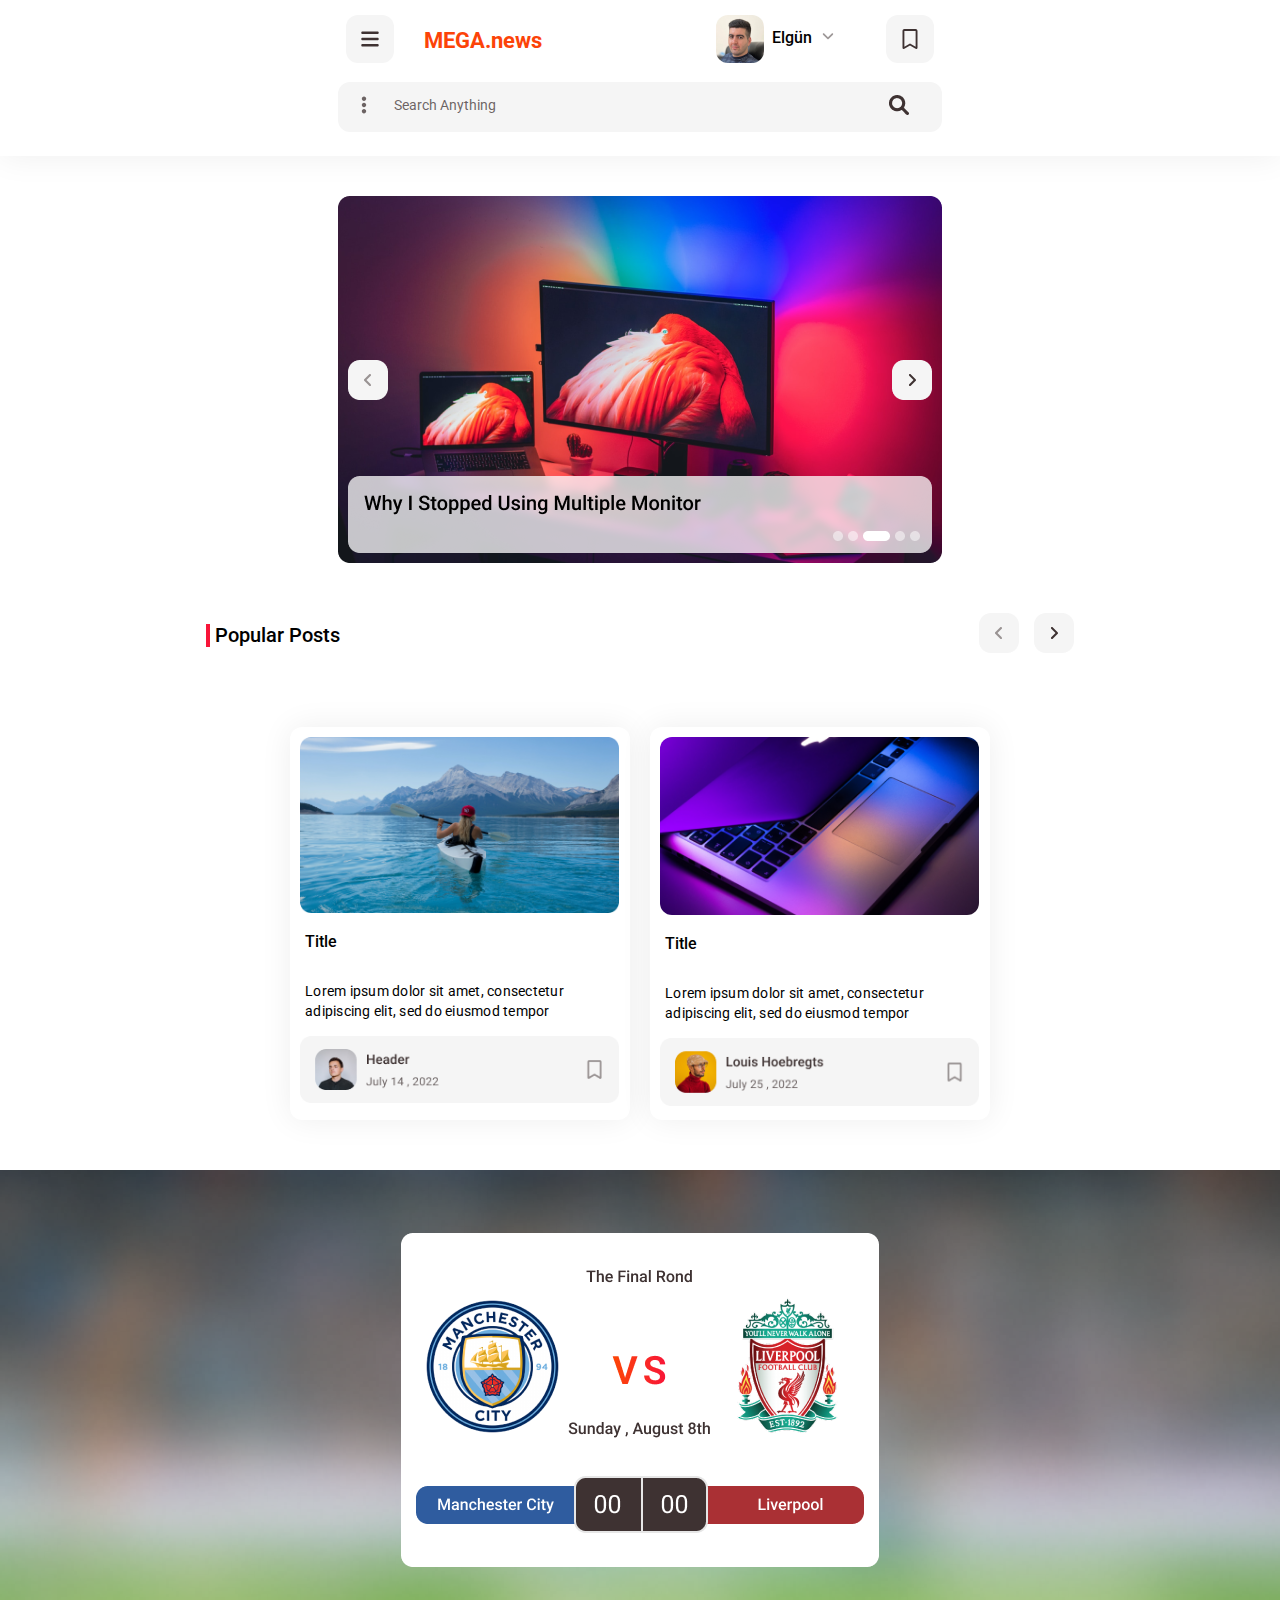
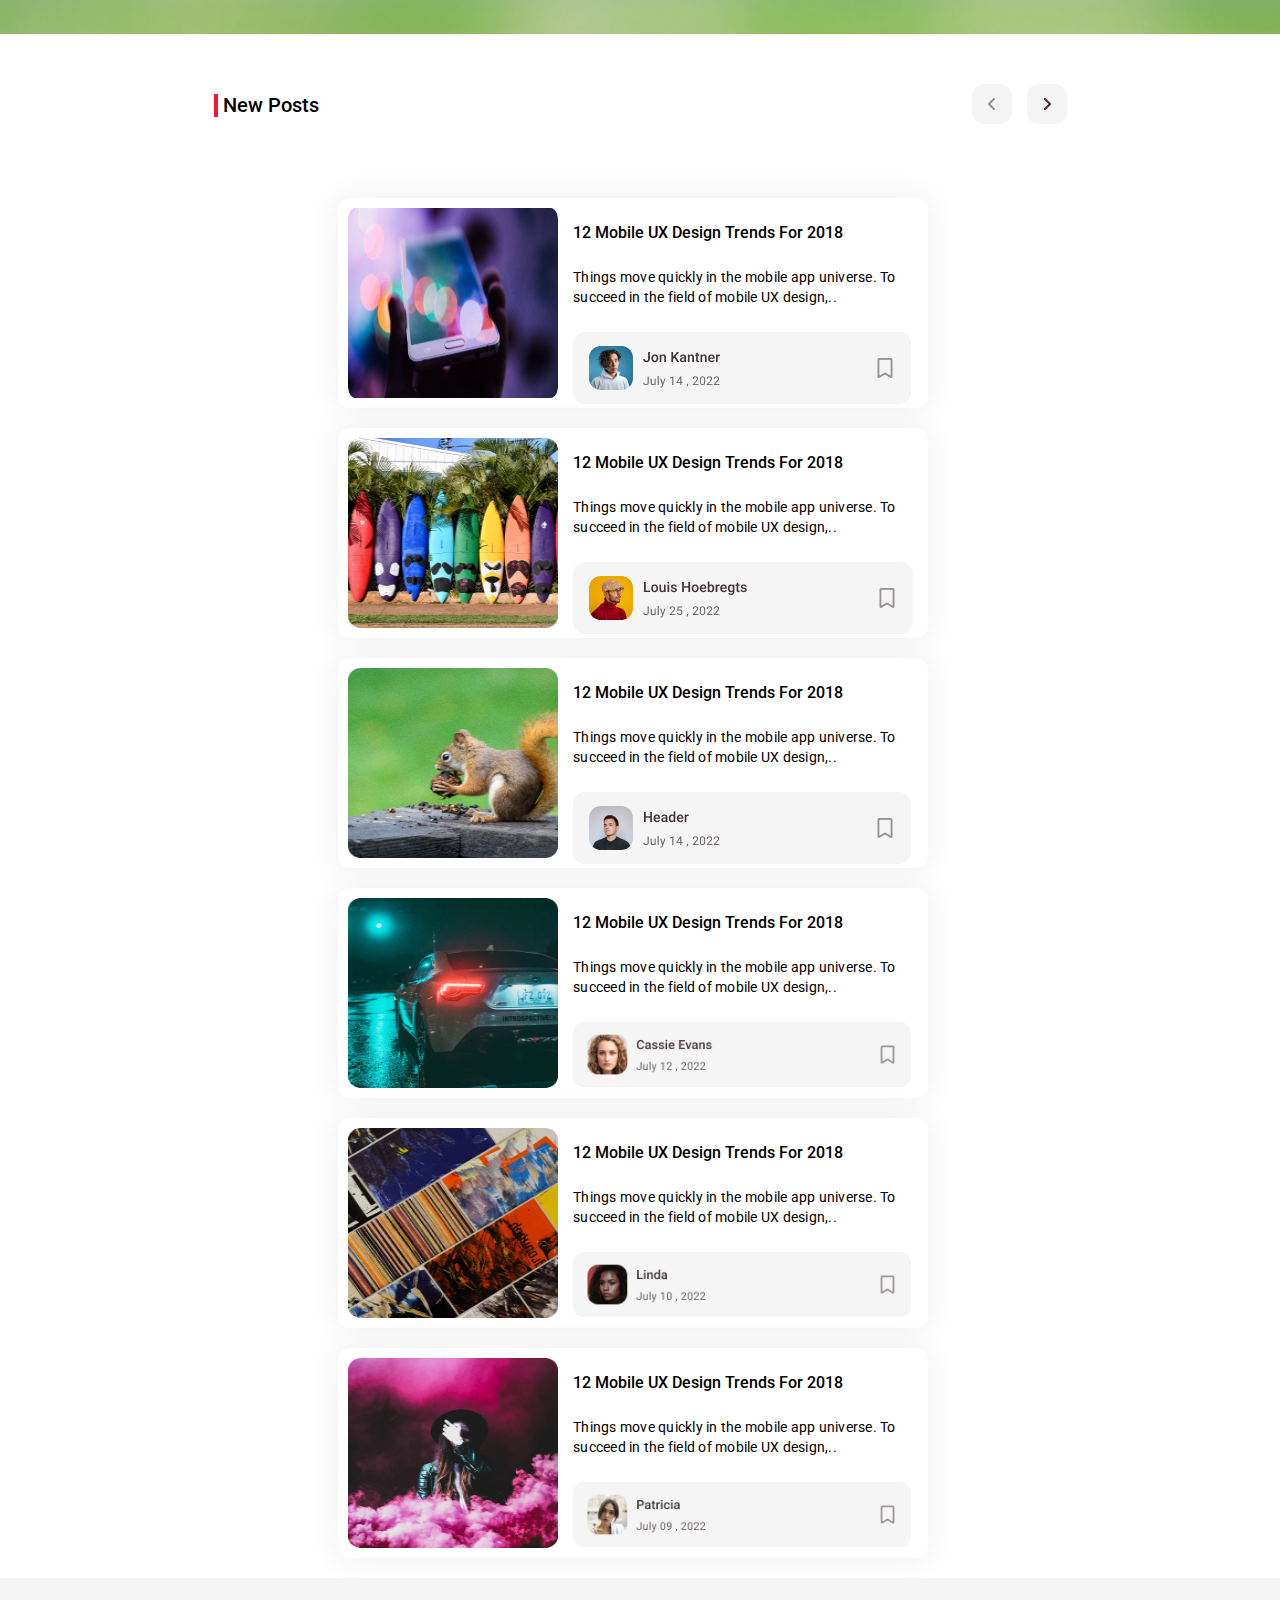
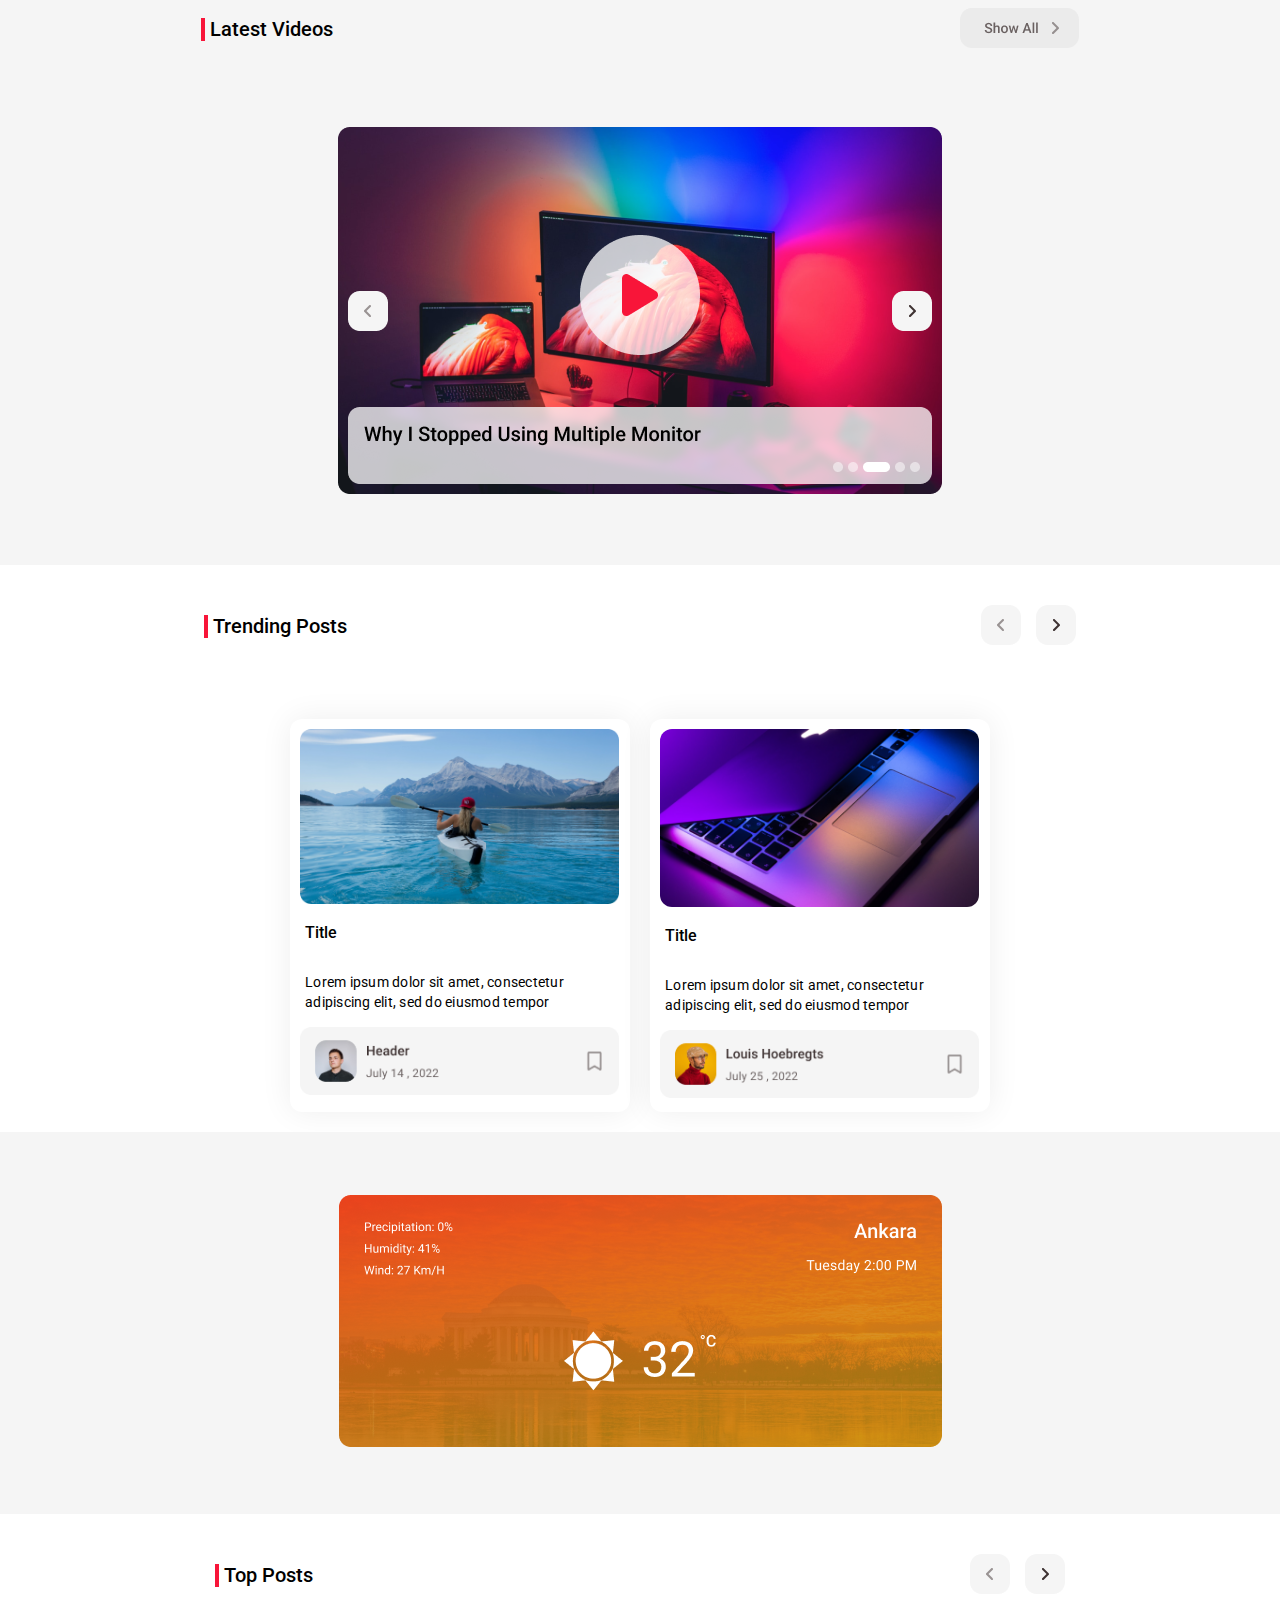
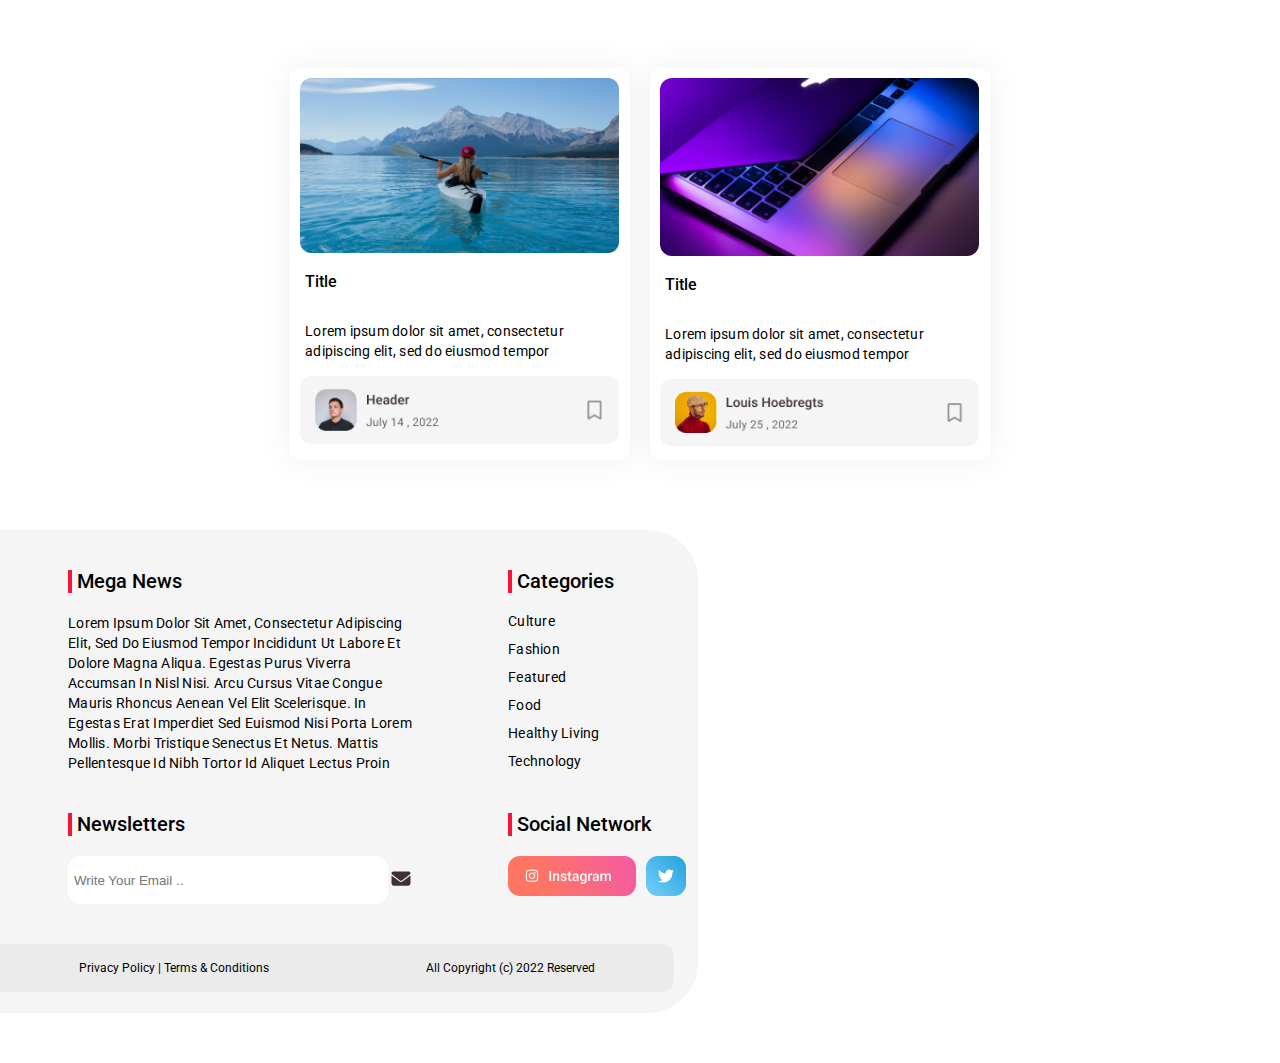
<file: pages/index.html>
<!DOCTYPE html>
<html lang="en">
<head>
    <meta charset="UTF-8">
    <meta name="viewport" content="width=device-width, initial-scale=1.0">
    <link rel="stylesheet" href="/assets/styles/indexmobile.css"/>
    <link rel="stylesheet" media="screen and (min-width: 744px)" href="/assets/styles/indextablet.css"/>
    <link rel="stylesheet" media="screen and (min-width: 1440px)" href="/assets/styles/indexdesktop.css"/>
    <title>Index</title>
</head>
<body>
    <header>
         <!-- Row 1 -->
         <div class="row-1">
            <!-- Column 1 -->
            <div class="column-1">
                <div class="hamburger-icon">
                    <img src="/assets/images/menu.svg" alt="">
                </div>
                <div class="logo-text">
                    <p>MEGA.news</p>
                </div>
                <div class="nav-bar">
                    <ul class="nav-bar-list">
                        <li>
                            <select>
                                <option><p>Categories<p></option>
                            </select>
                        </li>
                        <li>
                            <select>
                                <option>
                                    <p>Pages</p>
                                </option>
                            </select>
                        </li>
                        <li>
                            <a>About Us</a>
                        </li>
                        <li>
                            <a>Contact Us</a>
                        </li>
                    </ul>
                </div>
            </div>
            <div class="column-2">
                <div class="search-bar">
                    <div>
                        <img src="/assets/images/ three-dots.svg">
                    </div>
                    <div>
                        <input placeholder="Search Anything">
                    </div>
                    <div>
                        <a>
                            <img src="/assets/images/ search-icon.png">
                        </a>
                    </div>
                </div>
                <div class="profile-div">
                    <ul class="profile-list">
                        <li>
                            <img src="/assets/images/ avatar.png" style="border-radius: 12px;">
                        </li>
                        <li>
                            <p>
                                Elgün
                            </p>
                        </li>
                        <li>
                            <img src="/assets/images/ arrow-down.svg" style="padding-top: 13px;">
                        </li>
                    </ul>
                </div>
                <div class="bookmark-div">
                    <img src="/assets/images/ bookmark.svg">
                </div>
            </div>
         </div>
         <!-- Row 2 -->
        <div class="row-2">
            <!-- Column Span 2 -->
            <div class="column-1">
                <div>
                    <img src="/assets/images/ three-dots.svg">
                </div>
                <div>
                    <input placeholder="Search Anything">
                </div>
                <div>
                    <a>
                        <img src="/assets/images/ search-icon.png">
                    </a>
                </div>
            </div>
        </div>
    </header>

    <main>
        <div class="top-div">
            <img src="/assets/images/top-tags.png">
        </div>

        <div class="main-div3">
            <div>
                <img src="/assets/images/ card-1.png"/>
            </div>
            <div>
                <img src="/assets/images/ card-2.png"/>
            </div>
            <div>
                <img src="/assets/images/ card-3.png" style="width: 600px; height: 350px;">
            </div>
        </div>

        <div class="main-div2">
            <img src="/assets/images/Slider.png" class="slider"/>
        </div>

        <div class="main-div1">
            <div>
                <p class="main-p1">Popular Posts</p>
            </div>
            <div class="arrow-div">
                <div>
                    <img src="/assets/images/ left-arrow.png"/>
                </div>
                <div>
                    <img src="/assets/images/right-arrow.png"/>
                </div>
            </div>
        </div>

        <!-- carusel 1 -->
        <div class="cards">
            <div class="card">
                <div>
                    <img src="/assets/images/ card-image1.png"/>
                </div>
                <div>
                    <p class="title">Title</p>
                </div>
                <div>
                    <p class="desc">Lorem ipsum dolor sit amet, consectetur adipiscing elit, sed do eiusmod tempor</p>
                </div>
                <div>
                    <img src="/assets/images/Info.png"/>
                </div>
            </div>
            <div class="card">
                <div>
                    <img src="/assets/images/ card-image2.png" style="border-radius: 12px;"/>
                </div>
                <div>
                    <p class="title">Title</p>
                </div>
                <div>
                    <p class="desc">Lorem ipsum dolor sit amet, consectetur adipiscing elit, sed do eiusmod tempor</p>
                </div>
                <div>
                    <img src="/assets/images/ info2.png"/>
                </div>
            </div>
            <div class="card">
                <div>
                    <img src="/assets/images/ card-image3.png" style="border-radius: 12px;"/>
                </div>
                <div>
                    <p class="title">Title</p>
                </div>
                <div>
                    <p class="desc">Lorem ipsum dolor sit amet, consectetur adipiscing elit, sed do eiusmod tempor</p>
                </div>
                <div>
                    <img src="/assets/images/Info3.png"/>
                </div>
            </div>
            <div class="card">
                <div>
                    <img src="/assets/images/ card-image4.png" style="border-radius: 12px;"/>
                </div>
                <div>
                    <p class="title">Title</p>
                </div>
                <div>
                    <p class="desc">Lorem ipsum dolor sit amet, consectetur adipiscing elit, sed do eiusmod tempor</p>
                </div>
                <div>
                    <img src="/assets/images/ info4.png"/>
                </div>
            </div>
            
        </div>

        <div class="football">
            <div class="calendar">
                <img src="/assets/images/calendar.png"/>
            </div>
            <div class="club-table">
                <img src="/assets/images/club-table.png"/>
            </div>
            <div class="competition">
                <img src="/assets/images/competition.png">
            </div>
        </div>

        <div class="main-div1" style="padding-top: 50px;">
            <div>
                <p class="main-p1">New Posts</p>
            </div>
            <div class="arrow-div">
                <div>
                    <img src="/assets/images/ left-arrow.png"/>
                </div>
                <div>
                    <img src="/assets/images/right-arrow.png"/>
                </div>
            </div>
        </div>

        <div class="cards2">
            <div class="card2">
                <div>
                    <img src="/assets/images/ cards2-imag1.png" class="main-image"/>
                </div>
                <div class="part2">
                    <div>
                        <p class="title">12 Mobile UX Design Trends For 2018</p>
                    </div>
                    <div>
                        <p class="desc">Things move quickly in the mobile app universe. To succeed in the field of mobile UX design,..</p>
                    </div>
                    <div>
                        <img src="/assets/images/cards2-Info1.png"/>
                    </div>
                </div>
            </div>

            <div class="card2">
                <div>
                    <img src="/assets/images/ cards2-img2.png" class="main-image"/>
                </div>
                <div class="part2">
                    <div>
                        <p class="title">12 Mobile UX Design Trends For 2018</p>
                    </div>
                    <div>
                        <p class="desc">Things move quickly in the mobile app universe. To succeed in the field of mobile UX design,..</p>
                    </div>
                    <div>
                        <img src="/assets/images/ info2.png"/>
                    </div>
                </div>
            </div>

            <div class="card2">
                <div>
                    <img src="/assets/images/ cards2-img3.png" class="main-image"/>
                </div>
                <div class="part2">
                    <div>
                        <p class="title">12 Mobile UX Design Trends For 2018</p>
                    </div>
                    <div>
                        <p class="desc">Things move quickly in the mobile app universe. To succeed in the field of mobile UX design,..</p>
                    </div>
                    <div>
                        <img src="/assets/images/Info.png"/>
                    </div>
                </div>
            </div>

            <div class="card2">
                <div>
                    <img src="/assets/images/ cards2-img4.png" class="main-image"/>
                </div>
                <div class="part2">
                    <div>
                        <p class="title">12 Mobile UX Design Trends For 2018</p>
                    </div>
                    <div>
                        <p class="desc">Things move quickly in the mobile app universe. To succeed in the field of mobile UX design,..</p>
                    </div>
                    <div>
                        <img src="/assets/images/ cards2-info4.png" style="width: 338px;"/>
                    </div>
                </div>
            </div>

            <div class="card2">
                <div>
                    <img src="/assets/images/ cards2-img5.png" class="main-image"/>
                </div>
                <div class="part2">
                    <div>
                        <p class="title">12 Mobile UX Design Trends For 2018</p>
                    </div>
                    <div>
                        <p class="desc">Things move quickly in the mobile app universe. To succeed in the field of mobile UX design,..</p>
                    </div>
                    <div>
                        <img src="/assets/images/ cards2-info5.png" style="width: 338px;"/>
                    </div>
                </div>
            </div>

            <div class="card2">
                <div>
                    <img src="/assets/images/ cards2-img6.png" class="main-image"/>
                </div>
                <div class="part2">
                    <div>
                        <p class="title">12 Mobile UX Design Trends For 2018</p>
                    </div>
                    <div>
                        <p class="desc">Things move quickly in the mobile app universe. To succeed in the field of mobile UX design,..</p>
                    </div>
                    <div>
                        <img src="/assets/images/ cards2-info6.png" style="width: 338px;"/>
                    </div>
                </div>
            </div>
        </div>

        <div class="latest-videos">
            <div class="main-div1" style="padding-top: 30px;">
                <div>
                    <p class="main-p1">Latest Videos</p>
                </div>
                <div class="arrow-div">
                    <div class="show-all">
                        <img src="/assets/images/ show-all.png"/>
                    </div>
                    <div class="left-arrow">
                        <img src="/assets/images/ left-arrow.png"/>
                    </div>
                    <div class="right-arrow">
                        <img src="/assets/images/right-arrow.png"/>
                    </div>
                </div>
            </div>
            <div class="video-container">
                <div class="video-div">
                    <img src="/assets/images/ video1.png"/>
                </div>
                <div class="cards3">
                    <div class="card3">
                        <div>
                            <img src="/assets/images/ cards3-img1.png">
                        </div>
                        <div class="video-descs">
                            <div>
                                <p class="p-1">5 reasons why you should wrap</p>
                            </div>
                            <div>
                                <p class="p-2">So, you finally went to your first boxing class and learned the basics of the sport. You also learned that it’s recommended to wrap your hands before putting on the gloves. But there are times when you just</p>
                            </div>
                        </div>
                    </div>
                    <div class="card3">
                        <div>
                            <img src="/assets/images/ cards3-img4.png">
                        </div>
                        <div class="video-descs">
                            <div>
                                <p class="p-1">5 reasons why you should wrap</p>
                            </div>
                            <div>
                                <p class="p-2">So, you finally went to your first boxing class and learned the basics of the sport. You also learned that it’s recommended to wrap your hands before putting on the gloves. But there are times when you just</p>
                            </div>
                        </div>
                    </div>
                    <div class="card3">
                        <div>
                            <img src="/assets/images/ cards3-img3.png">
                        </div>
                        <div class="video-descs">
                            <div>
                                <p class="p-1">5 reasons why you should wrap</p>
                            </div>
                            <div>
                                <p class="p-2">So, you finally went to your first boxing class and learned the basics of the sport. You also learned that it’s recommended to wrap your hands before putting on the gloves. But there are times when you just</p>
                            </div>
                        </div>
                    </div>
                    <div class="card3">
                        <div>
                            <img src="/assets/images/03.png">
                        </div>
                        <div class="video-descs">
                            <div>
                                <p class="p-1">5 reasons why you should wrap</p>
                            </div>
                            <div>
                                <p class="p-2">So, you finally went to your first boxing class and learned the basics of the sport. You also learned that it’s recommended to wrap your hands before putting on the gloves. But there are times when you just</p>
                            </div>
                        </div>
                    </div>
                </div>  
            </div>
        </div>

        <div class="main-div1" style="padding-top: 40px;">
            <div>
                <p class="main-p1">Trending Posts</p>
            </div>
            <div class="arrow-div">
                <div>
                    <img src="/assets/images/ left-arrow.png"/>
                </div>
                <div>
                    <img src="/assets/images/right-arrow.png"/>
                </div>
            </div>
        </div>

        <!-- carusel 1 -->
        <div class="cards">
            <div class="card">
                <div>
                    <img src="/assets/images/ card-image1.png"/>
                </div>
                <div>
                    <p class="title">Title</p>
                </div>
                <div>
                    <p class="desc">Lorem ipsum dolor sit amet, consectetur adipiscing elit, sed do eiusmod tempor</p>
                </div>
                <div>
                    <img src="/assets/images/Info.png"/>
                </div>
            </div>
            <div class="card">
                <div>
                    <img src="/assets/images/ card-image2.png" style="border-radius: 12px;"/>
                </div>
                <div>
                    <p class="title">Title</p>
                </div>
                <div>
                    <p class="desc">Lorem ipsum dolor sit amet, consectetur adipiscing elit, sed do eiusmod tempor</p>
                </div>
                <div>
                    <img src="/assets/images/ info2.png"/>
                </div>
            </div>
            <div class="card">
                <div>
                    <img src="/assets/images/ card-image3.png" style="border-radius: 12px;"/>
                </div>
                <div>
                    <p class="title">Title</p>
                </div>
                <div>
                    <p class="desc">Lorem ipsum dolor sit amet, consectetur adipiscing elit, sed do eiusmod tempor</p>
                </div>
                <div>
                    <img src="/assets/images/Info3.png"/>
                </div>
            </div>
            <div class="card">
                <div>
                    <img src="/assets/images/ card-image4.png" style="border-radius: 12px;"/>
                </div>
                <div>
                    <p class="title">Title</p>
                </div>
                <div>
                    <p class="desc">Lorem ipsum dolor sit amet, consectetur adipiscing elit, sed do eiusmod tempor</p>
                </div>
                <div>
                    <img src="/assets/images/ info4.png"/>
                </div>
            </div>
            
        </div>

        <div class="air-div">
            <div class="air-div-1">
                <img src="/assets/images/city-widget.png">
            </div>
            <div class="cards4">
                <div class="card4">
                    <img src="/assets/images/ cards4-img1.png" style="width: 300px;">
                </div>
                <div class="card4">
                    <img src="/assets/images/ cards4-img2.png" style="width: 300px;">
                </div>
                <div class="card4">
                    <img src="/assets/images/ cards4-img3.png" style="width: 300px;">
                </div>
                <div class="card4">
                    <img src="/assets/images/ cards-img4.png" style="width: 300px;">
                </div>
            </div>
        </div>

        <div class="main-div1" style="padding-top: 40px;">
            <div>
                <p class="main-p1">Top Posts</p>
            </div>
            <div class="arrow-div">
                <div>
                    <img src="/assets/images/ left-arrow.png"/>
                </div>
                <div>
                    <img src="/assets/images/right-arrow.png"/>
                </div>
            </div>
        </div>

        <!-- carusel 1 -->
        <div class="cards">
            <div class="card">
                <div>
                    <img src="/assets/images/ card-image1.png"/>
                </div>
                <div>
                    <p class="title">Title</p>
                </div>
                <div>
                    <p class="desc">Lorem ipsum dolor sit amet, consectetur adipiscing elit, sed do eiusmod tempor</p>
                </div>
                <div>
                    <img src="/assets/images/Info.png"/>
                </div>
            </div>
            <div class="card">
                <div>
                    <img src="/assets/images/ card-image2.png" style="border-radius: 12px;"/>
                </div>
                <div>
                    <p class="title">Title</p>
                </div>
                <div>
                    <p class="desc">Lorem ipsum dolor sit amet, consectetur adipiscing elit, sed do eiusmod tempor</p>
                </div>
                <div>
                    <img src="/assets/images/ info2.png"/>
                </div>
            </div>
            <div class="card">
                <div>
                    <img src="/assets/images/ card-image3.png" style="border-radius: 12px;"/>
                </div>
                <div>
                    <p class="title">Title</p>
                </div>
                <div>
                    <p class="desc">Lorem ipsum dolor sit amet, consectetur adipiscing elit, sed do eiusmod tempor</p>
                </div>
                <div>
                    <img src="/assets/images/Info3.png"/>
                </div>
            </div>
            <div class="card">
                <div>
                    <img src="/assets/images/ card-image4.png" style="border-radius: 12px;"/>
                </div>
                <div>
                    <p class="title">Title</p>
                </div>
                <div>
                    <p class="desc">Lorem ipsum dolor sit amet, consectetur adipiscing elit, sed do eiusmod tempor</p>
                </div>
                <div>
                    <img src="/assets/images/ info4.png"/>
                </div>
            </div>
            
        </div>
    </main>

    <!-- footer -->
    <footer>
        <div class="f-container">
            <div class="f-div-1">
                <!-- Row 1 -->
                <div class='row-1'>
                    <p class="footer-header">Mega News</p>
                    <p class="footer-text" style="text-transform: capitalize;max-width: 350px;">Lorem ipsum dolor sit amet, consectetur adipiscing elit, sed do eiusmod tempor incididunt ut labore et dolore magna aliqua. Egestas purus viverra accumsan in nisl nisi. Arcu cursus vitae congue mauris rhoncus aenean vel elit scelerisque. In egestas erat imperdiet sed euismod nisi porta lorem mollis. Morbi tristique senectus et netus. Mattis pellentesque id nibh tortor id aliquet lectus proin</p>
                </div>
                <div class="row-1">
                    <p class="footer-header">Categories</p>
                    <ul class="footer-text" style="display: flex;flex-direction: column; gap: 12px;line-height: 16px;">
                        <li>Culture</li>
                        <li>Fashion</li>
                        <li>Featured</li>
                        <li>Food</li>
                        <li>Healthy Living</li>
                        <li>Technology</li>
                    </ul>
                </div>
                <!-- Row 2 -->
                <div class="row-1">
                    <p class="footer-header" >Newsletters</p>
                    <div class="mail">
                        <input type="email" placeholder="Write Your Email ..">
                        <a style="align-self: center;padding-left: 140px;">
                            <img src="/assets/images/envelope-solid.svg" style="width: 20px; height: 19px;">
                        </a>
                    </div>
                </div>

                <div class="row-1">
                    <p class="footer-header">Social Network</p>
                    <div style="display:flex;gap: 10px;">
                        <img src="/assets/images/ instagram.png"/>
                        <img src="/assets/images/ x.png">
                    </div>
                </div>
            </div>
            <div class="f-div-2">
                <p>Privacy Policy | Terms & Conditions</p>
                <p>All Copyright (c) 2022 Reserved</p>
            </div>
        </div>
        <div class="comment-container">
            <div>
                <p class="footer-header">New Comments</p>
            </div>
            <div class="comment">
                <p class="p-1">Ellsmartx</p>
                <p class="p-2" style="text-transform: capitalize;">how nice does this look 😍 I feel it should be delicious,..</p>
            </div>
            <div class="comment">
                <p class="p-1">Cassia</p>
                <p class="p-2" style="text-transform: capitalize;">Take a rest, i'll be cheer up you again in 2 next game go g..</p>
            </div>
            <div class="comment">
                <p class="p-1">Amanda</p>
                <p class="p-2" style="text-transform: capitalize;">you were stunning today, jan! 💗 great match 👍🏽👍🏽</p>
            </div>
            <div class="comment">
                <p class="p-1">Denis Simonassi</p>
                <p class="p-2" style="text-transform: capitalize;">It was a great match today Janzi! You did great😉🇩🇪</p>
            </div>
        </div>
        <div class="comment-container">
            <div>
                <p class="footer-header">Follow On Instagram</p>
            </div>
            <div class="images">
                <div>
                    <img src="/assets/images/01.png"/>
                </div>
                <div>
                    <img src="/assets/images/ 02.png"/>
                </div>
                <div>
                    <img src="/assets/images/ 03.png"/>
                </div>
                <div>
                    <img src="/assets/images/04.png"/>
                </div>
                <div>
                    <img src="/assets/images/ 05.png"/>
                </div>
                <div>
                    <img src="/assets/images/06.png"/>
                </div>
                <div>
                    <img src="/assets/images/07.png"/>
                </div>
                <div>
                    <img src="/assets/images/ 08.png"/>
                </div>
                <div>
                    <img src="/assets/images/ 09.png"/>
                </div>
            </div>
        </div>
    </footer>
</body>
</html>
</file>
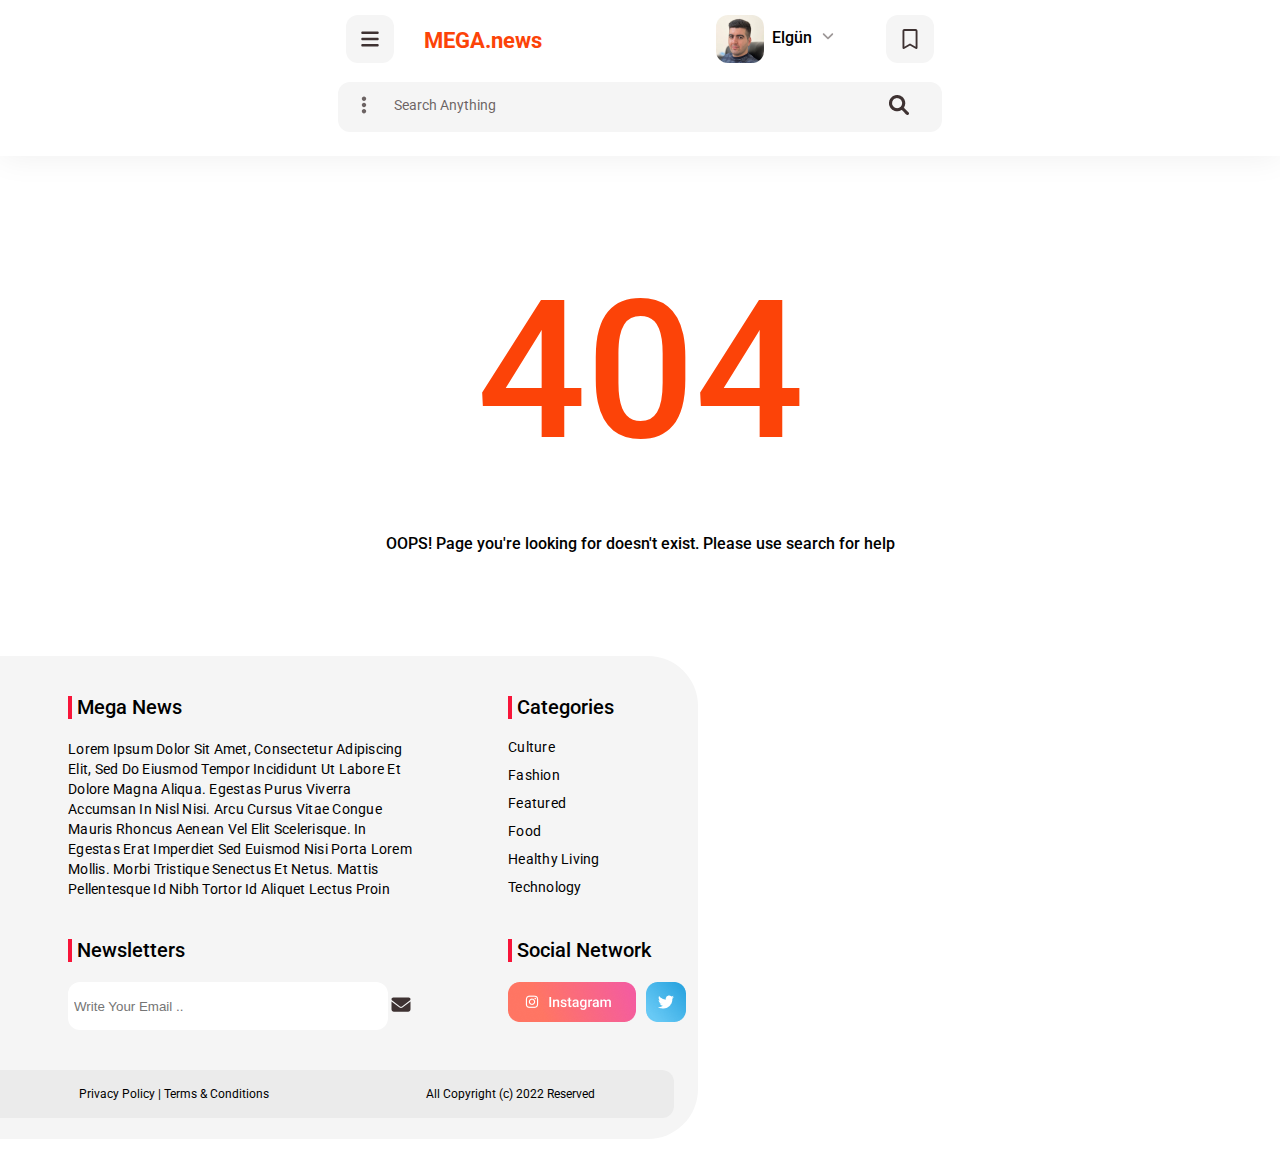
<file: pages/404page.html>
<!DOCTYPE html>
<html lang="en">
<head>
    <meta charset="UTF-8">
    <meta name="viewport" content="width=device-width, initial-scale=1.0">
    <link rel="stylesheet"  href="/assets/styles/404tablet.css">
    <link rel="stylesheet" media="screen and (min-width: 1440px)" href="/assets/styles/404desktop.css">
    <title>404</title>
</head>
<body>
    <header>
        <!-- Row 1 -->
        <div class="row-1">
            <!-- Column 1 -->
            <div class="column-1">
                <div class="hamburger">
                    <img src="/assets/images/menu.svg" alt="">
                </div>
                <div>
                    <p>MEGA.news</p>
                </div>
                <div class="nav-bar">
                    <ul class="nav-bar-list">
                        <li>
                            <select>
                                <option><p>Categories<p></option>
                            </select>
                        </li>
                        <li>
                            <select>
                                <option>
                                    <p>Pages</p>
                                </option>
                            </select>
                        </li>
                        <li>
                            <a>About Us</a>
                        </li>
                        <li>
                            <a>Contact Us</a>
                        </li>
                    </ul>
                </div>
            </div>
            <!-- Column 2 -->
            <div class="column-2">
                <div class="search-bar">
                    <div>
                        <img src="/assets/images/ three-dots.svg">
                    </div>
                    <div>
                        <input placeholder="Search Anything">
                    </div>
                    <div>
                        <a>
                            <img src="/assets/images/ search-icon.png">
                        </a>
                    </div>
                </div>
                <div>
                    <ul class="profile-list">
                        <li>
                            <img src="/assets/images/ avatar.png" style="border-radius: 12px;">
                        </li>
                        <li>
                            <p>
                                Elgün
                            </p>
                        </li>
                        <li>
                            <img src="/assets/images/ arrow-down.svg" style="padding-top: 13px;">
                        </li>
                    </ul>
                </div>
                <div>
                    <img src="/assets/images/ bookmark.svg">
                </div>
            </div>
        </div>
        <!-- Row 2 -->
        <div class="row-2">
            <!-- Column Span 2 -->
            <div class="column-1">
                <div>
                    <img src="/assets/images/ three-dots.svg">
                </div>
                <div>
                    <input placeholder="Search Anything">
                </div>
                <div>
                    <a>
                        <img src="/assets/images/ search-icon.png">
                    </a>
                </div>
            </div>
        </div>

    </header>

    <!-- main -->
    <main>
        <div>
            <p class="text-404">404</p>
        </div>
        <div>
            <p class="error-mes">OOPS! Page you're looking for doesn't exist. Please use search for help</p>
        </div>
    </main>

    <!-- footer -->
    <footer>
        <div class="f-container">
            <div class="f-div-1">
                <!-- Row 1 -->
                <div class='row-1'>
                    <p class="footer-header">Mega News</p>
                    <p class="footer-text" style="text-transform: capitalize;max-width: 350px;">Lorem ipsum dolor sit amet, consectetur adipiscing elit, sed do eiusmod tempor incididunt ut labore et dolore magna aliqua. Egestas purus viverra accumsan in nisl nisi. Arcu cursus vitae congue mauris rhoncus aenean vel elit scelerisque. In egestas erat imperdiet sed euismod nisi porta lorem mollis. Morbi tristique senectus et netus. Mattis pellentesque id nibh tortor id aliquet lectus proin</p>
                </div>
                <div class="row-1">
                    <p class="footer-header">Categories</p>
                    <ul class="footer-text" style="display: flex;flex-direction: column; gap: 12px;line-height: 16px;">
                        <li>Culture</li>
                        <li>Fashion</li>
                        <li>Featured</li>
                        <li>Food</li>
                        <li>Healthy Living</li>
                        <li>Technology</li>
                    </ul>
                </div>
                <!-- Row 2 -->
                <div class="row-1">
                    <p class="footer-header" >Newsletters</p>
                    <div class="mail">
                        <input type="email" placeholder="Write Your Email ..">
                        <a style="align-self: center;padding-left: 140px;">
                            <img src="/assets/images/envelope-solid.svg" style="width: 20px; height: 19px;">
                        </a>
                    </div>
                </div>

                <div class="row-1">
                    <p class="footer-header">Social Network</p>
                    <div style="display:flex;gap: 10px;">
                        <img src="/assets/images/ instagram.png"/>
                        <img src="/assets/images/ x.png">
                    </div>
                </div>
            </div>
            <div class="f-div-2">
                <p>Privacy Policy | Terms & Conditions</p>
                <p>All Copyright (c) 2022 Reserved</p>
            </div>
        </div>
        <div class="comment-container">
            <div>
                <p class="footer-header">New Comments</p>
            </div>
            <div class="comment">
                <p class="p-1">Ellsmartx</p>
                <p class="p-2" style="text-transform: capitalize;">how nice does this look 😍 I feel it should be delicious,..</p>
            </div>
            <div class="comment">
                <p class="p-1">Cassia</p>
                <p class="p-2" style="text-transform: capitalize;">Take a rest, i'll be cheer up you again in 2 next game go g..</p>
            </div>
            <div class="comment">
                <p class="p-1">Amanda</p>
                <p class="p-2" style="text-transform: capitalize;">you were stunning today, jan! 💗 great match 👍🏽👍🏽</p>
            </div>
            <div class="comment">
                <p class="p-1">Denis Simonassi</p>
                <p class="p-2" style="text-transform: capitalize;">It was a great match today Janzi! You did great😉🇩🇪</p>
            </div>
        </div>
        <div class="comment-container">
            <div>
                <p class="footer-header">Follow On Instagram</p>
            </div>
            <div class="images">
                <div>
                    <img src="/assets/images/01.png"/>
                </div>
                <div>
                    <img src="/assets/images/ 02.png"/>
                </div>
                <div>
                    <img src="/assets/images/ 03.png"/>
                </div>
                <div>
                    <img src="/assets/images/04.png"/>
                </div>
                <div>
                    <img src="/assets/images/ 05.png"/>
                </div>
                <div>
                    <img src="/assets/images/06.png"/>
                </div>
                <div>
                    <img src="/assets/images/07.png"/>
                </div>
                <div>
                    <img src="/assets/images/ 08.png"/>
                </div>
                <div>
                    <img src="/assets/images/ 09.png"/>
                </div>
            </div>
        </div>
    </footer>
</body>
</html>
</file>
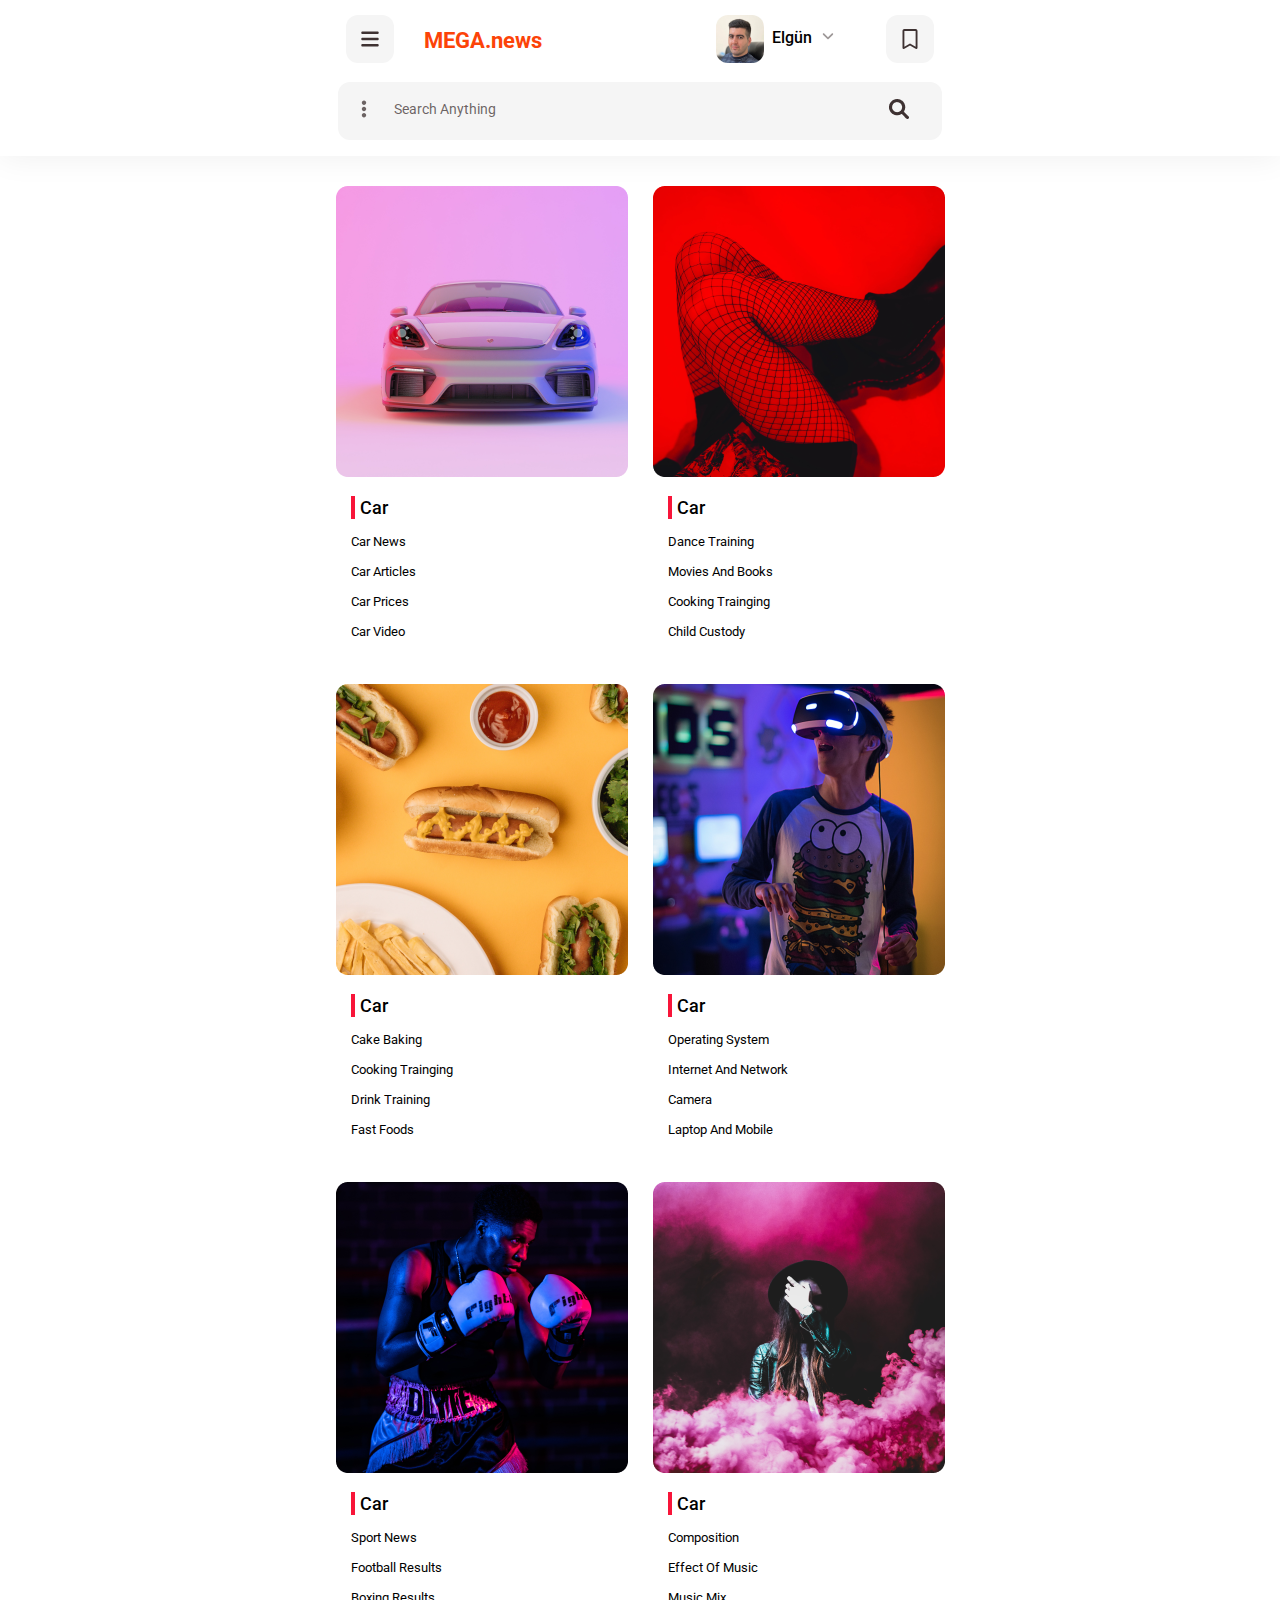
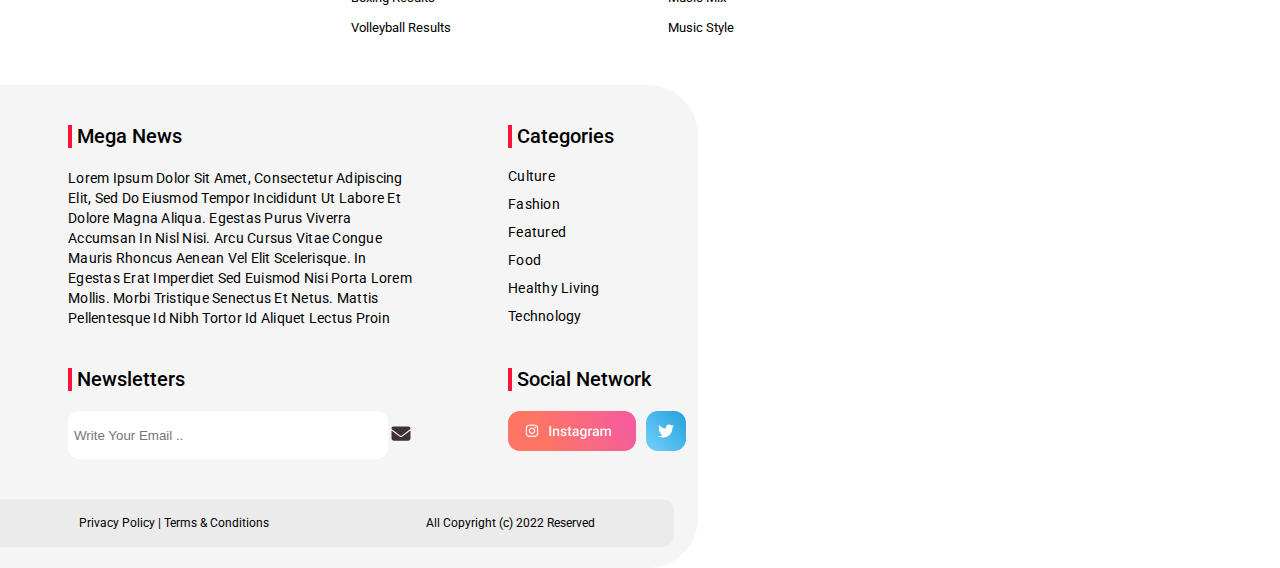
<file: pages/categories.html>
<!DOCTYPE html>
<html lang="en">
<head>
    <meta charset="UTF-8">
    <meta name="viewport" content="width=device-width, initial-scale=1.0">
    <link rel="stylesheet" href="/assets/styles/categories.css">
    <title>Categories</title>
</head>
<body>
    <header>
        <!-- Row 1 -->
        <div class="row-1">
           <!-- Column 1 -->
           <div class="column-1">
               <div class="hamburger-menu">
                   <img src="/assets/images/menu.svg"/>
               </div>
               <div class="logo-text">
                   <p>MEGA.news</p>
               </div>
               <div class="nav-bar">
                   <ul class="nav-bar-list">
                       <li>
                           <select>
                               <option><p>Categories<p></option>
                           </select>
                       </li>
                       <li>
                           <select>
                               <option>
                                   <p>Pages</p>
                               </option>
                           </select>
                       </li>
                       <li>
                           <a>About Us</a>
                       </li>
                       <li>
                           <a>Contact Us</a>
                       </li>
                   </ul>
               </div>
           </div>
           <div class="column-2">
               <div class="search-bar">
                   <div>
                       <img src="/assets/images/ three-dots.svg">
                   </div>
                   <div>
                       <input placeholder="Search Anything">
                   </div>
                   <div>
                       <a>
                           <img src="/assets/images/ search-icon.png">
                       </a>
                   </div>
               </div>
               <div class="profile-div">
                   <ul class="profile-list">
                       <li>
                           <img src="/assets/images/ avatar.png" style="border-radius: 12px;">
                       </li>
                       <li>
                           <p>
                               Elgün
                           </p>
                       </li>
                       <li>
                           <img src="/assets/images/ arrow-down.svg" style="padding-top: 13px;">
                       </li>
                   </ul>
               </div>
               <div class="bookmark-div">
                   <img src="/assets/images/ bookmark.svg">
               </div>
           </div>
        </div>
        <!-- Row 2 -->
       <div class="row-2">
           <!-- Column Span 2 -->
           <div class="column-1">
               <div>
                   <img src="/assets/images/ three-dots.svg">
               </div>
               <div>
                   <input placeholder="Search Anything">
               </div>
               <div>
                   <a>
                       <img src="/assets/images/ search-icon.png">
                   </a>
               </div>
           </div>
       </div>
   </header>

   <main>
        <div class="grid-element">
            <div class="element-img">
                <img src="/assets/images/ last-1.png">
            </div>
            <div style="padding-left: 15px;">
                <p class="element-header">Car</p>
            </div>
            <div style="padding-left: 15px;">
                <ul class="element-list">
                    <li>Car News</li>
                    <li>Car Articles</li>
                    <li>Car Prices</li>
                    <li>Car Video</li>
                </ul>
            </div>
        </div>
        <div class="grid-element">
            <div class="element-img">
                <img src="/assets/images/ last-2.png">
            </div>
            <div style="padding-left: 15px;">
                <p class="element-header">Car</p>
            </div>
            <div style="padding-left: 15px;">
                <ul class="element-list">
                    <li>Dance Training</li>
                    <li>Movies And Books</li>
                    <li>Cooking Trainging</li>
                    <li>Child Custody</li>
                </ul>
            </div>
        </div>
        <div class="grid-element">
            <div class="element-img">
                <img src="/assets/images/ last-3.png">
            </div>
            <div style="padding-left: 15px;">
                <p class="element-header">Car</p>
            </div>
            <div style="padding-left: 15px;">
                <ul class="element-list">
                    <li>Cake Baking</li>
                    <li>Cooking Trainging</li>
                    <li>Drink Training</li>
                    <li>Fast Foods</li>
                </ul>
            </div>
        </div>
        <div class="grid-element">
            <div class="element-img">
                <img src="/assets/images/ last-4.png">
            </div>
            <div style="padding-left: 15px;">
                <p class="element-header">Car</p>
            </div>
            <div style="padding-left: 15px;">
                <ul class="element-list">
                    <li>Operating System</li>
                    <li>Internet And Network</li>
                    <li>Camera</li>
                    <li>Laptop And Mobile</li>
                </ul>
            </div>
        </div>
        <div class="grid-element">
            <div class="element-img">
                <img src="/assets/images/ last-5.png">
            </div>
            <div style="padding-left: 15px;">
                <p class="element-header">Car</p>
            </div>
            <div style="padding-left: 15px;">
                <ul class="element-list">
                    <li>Sport News</li>
                    <li>Football Results</li>
                    <li>Boxing Results</li>
                    <li>Volleyball Results</li>
                </ul>
            </div>
        </div>
        <div class="grid-element">
            <div class="element-img">
                <img src="/assets/images/ last-6.png">
            </div>
            <div style="padding-left: 15px;">
                <p class="element-header">Car</p>
            </div>
            <div style="padding-left: 15px;">
                <ul class="element-list">
                    <li>Composition</li>
                    <li>Effect Of Music</li>
                    <li>Music Mix</li>
                    <li>Music Style</li>
                </ul>
            </div>
        </div>

        
   </main>

   <footer style="padding-top: 20px;">
    <div class="f-container">
        <div class="f-div-1">
            <!-- Row 1 -->
            <div class='row-1'>
                <p class="footer-header">Mega News</p>
                <p class="footer-text" style="text-transform: capitalize;max-width: 350px;">Lorem ipsum dolor sit amet, consectetur adipiscing elit, sed do eiusmod tempor incididunt ut labore et dolore magna aliqua. Egestas purus viverra accumsan in nisl nisi. Arcu cursus vitae congue mauris rhoncus aenean vel elit scelerisque. In egestas erat imperdiet sed euismod nisi porta lorem mollis. Morbi tristique senectus et netus. Mattis pellentesque id nibh tortor id aliquet lectus proin</p>
            </div>
            <div class="row-1">
                <p class="footer-header">Categories</p>
                <ul class="footer-text" style="display: flex;flex-direction: column; gap: 12px;line-height: 16px;">
                    <li>Culture</li>
                    <li>Fashion</li>
                    <li>Featured</li>
                    <li>Food</li>
                    <li>Healthy Living</li>
                    <li>Technology</li>
                </ul>
            </div>
            <!-- Row 2 -->
            <div class="row-1">
                <p class="footer-header" >Newsletters</p>
                <div class="mail">
                    <input type="email" placeholder="Write Your Email ..">
                    <a style="align-self: center;padding-left: 140px;">
                        <img src="/assets/images/envelope-solid.svg" style="width: 20px; height: 19px;">
                    </a>
                </div>
            </div>

            <div class="row-1">
                <p class="footer-header">Social Network</p>
                <div style="display:flex;gap: 10px;">
                    <img src="/assets/images/ instagram.png"/>
                    <img src="/assets/images/ x.png">
                </div>
            </div>
        </div>
        <div class="f-div-2">
            <p>Privacy Policy | Terms & Conditions</p>
            <p>All Copyright (c) 2022 Reserved</p>
        </div>
    </div>
    <div class="comment-container">
        <div>
            <p class="footer-header">New Comments</p>
        </div>
        <div class="comment">
            <p class="p-1">Ellsmartx</p>
            <p class="p-2" style="text-transform: capitalize;">how nice does this look 😍 I feel it should be delicious,..</p>
        </div>
        <div class="comment">
            <p class="p-1">Cassia</p>
            <p class="p-2" style="text-transform: capitalize;">Take a rest, i'll be cheer up you again in 2 next game go g..</p>
        </div>
        <div class="comment">
            <p class="p-1">Amanda</p>
            <p class="p-2" style="text-transform: capitalize;">you were stunning today, jan! 💗 great match 👍🏽👍🏽</p>
        </div>
        <div class="comment">
            <p class="p-1">Denis Simonassi</p>
            <p class="p-2" style="text-transform: capitalize;">It was a great match today Janzi! You did great😉🇩🇪</p>
        </div>
    </div>
    <div class="comment-container">
        <div>
            <p class="footer-header">Follow On Instagram</p>
        </div>
        <div class="images">
            <div>
                <img src="/assets/images/01.png"/>
            </div>
            <div>
                <img src="/assets/images/ 02.png"/>
            </div>
            <div>
                <img src="/assets/images/ 03.png"/>
            </div>
            <div>
                <img src="/assets/images/04.png"/>
            </div>
            <div>
                <img src="/assets/images/ 05.png"/>
            </div>
            <div>
                <img src="/assets/images/06.png"/>
            </div>
            <div>
                <img src="/assets/images/07.png"/>
            </div>
            <div>
                <img src="/assets/images/ 08.png"/>
            </div>
            <div>
                <img src="/assets/images/ 09.png"/>
            </div>
        </div>
    </div>
</footer>
</body>
</html>
</file>
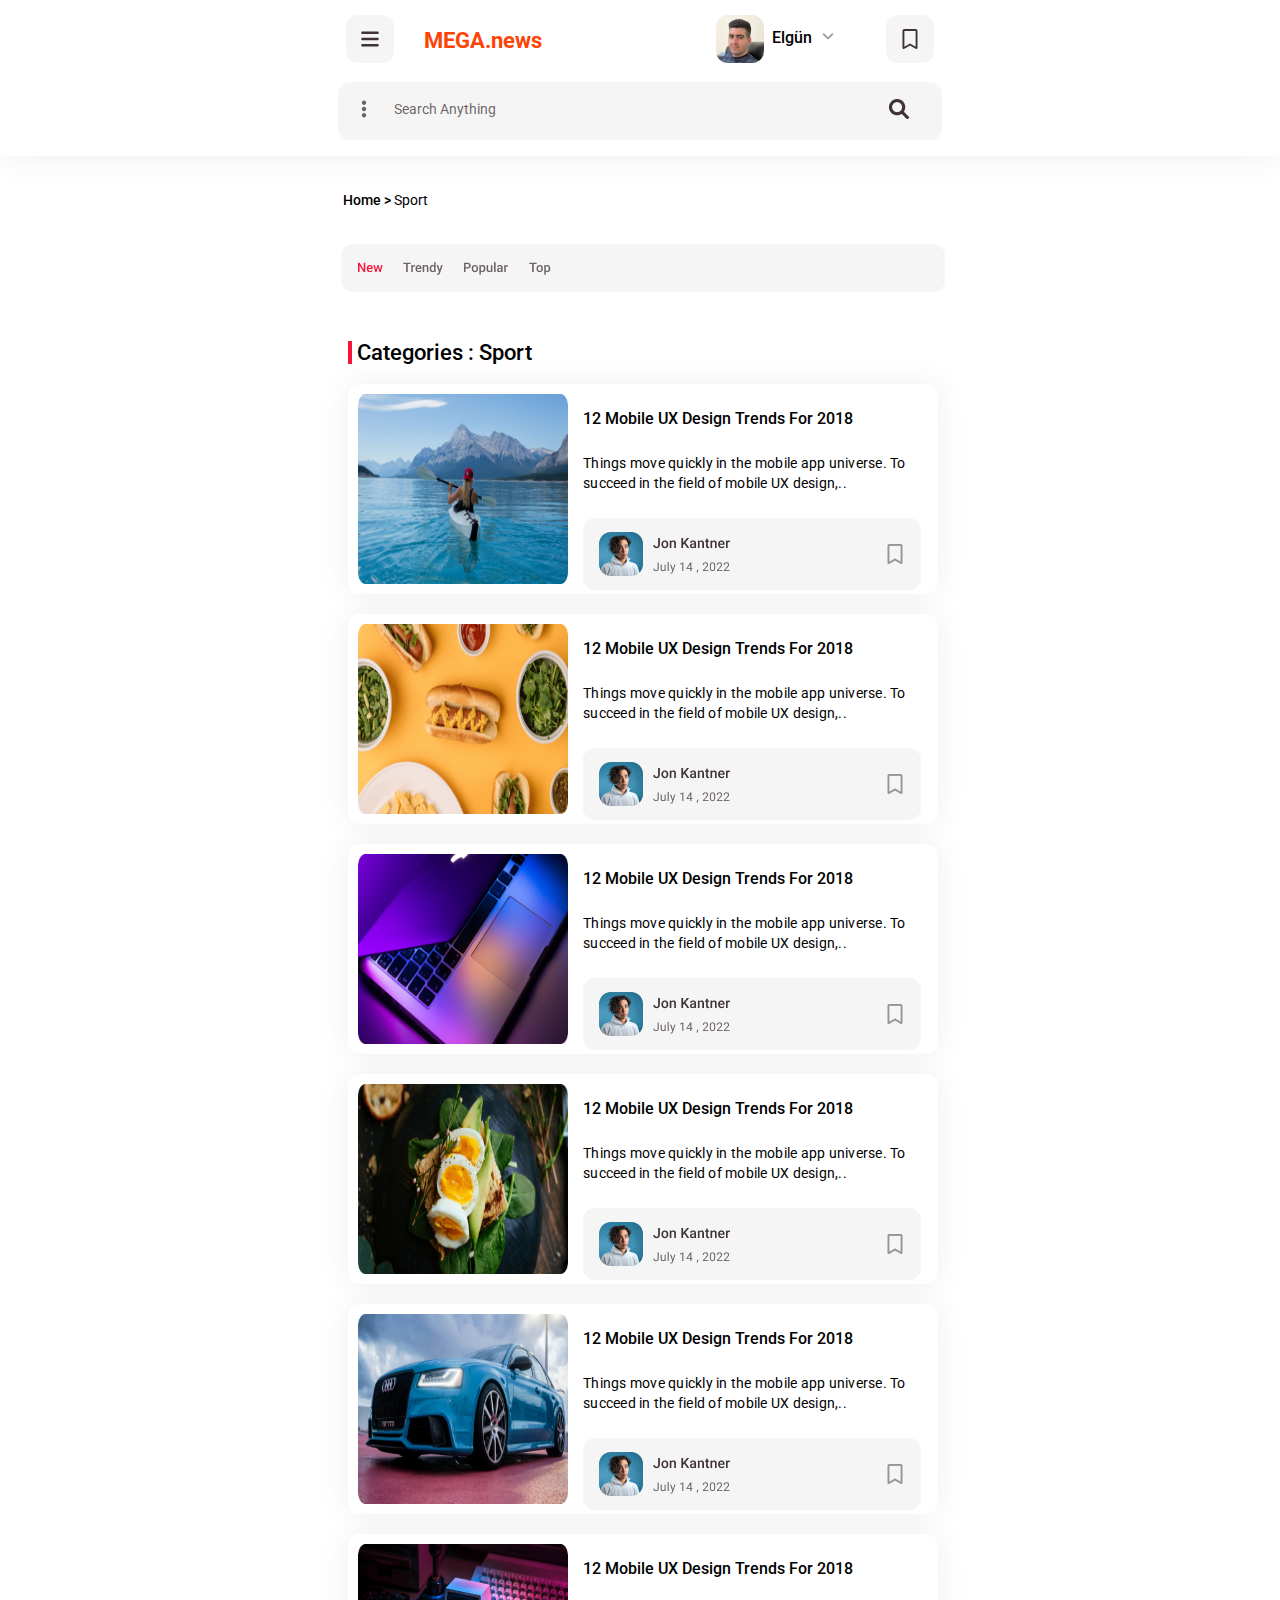
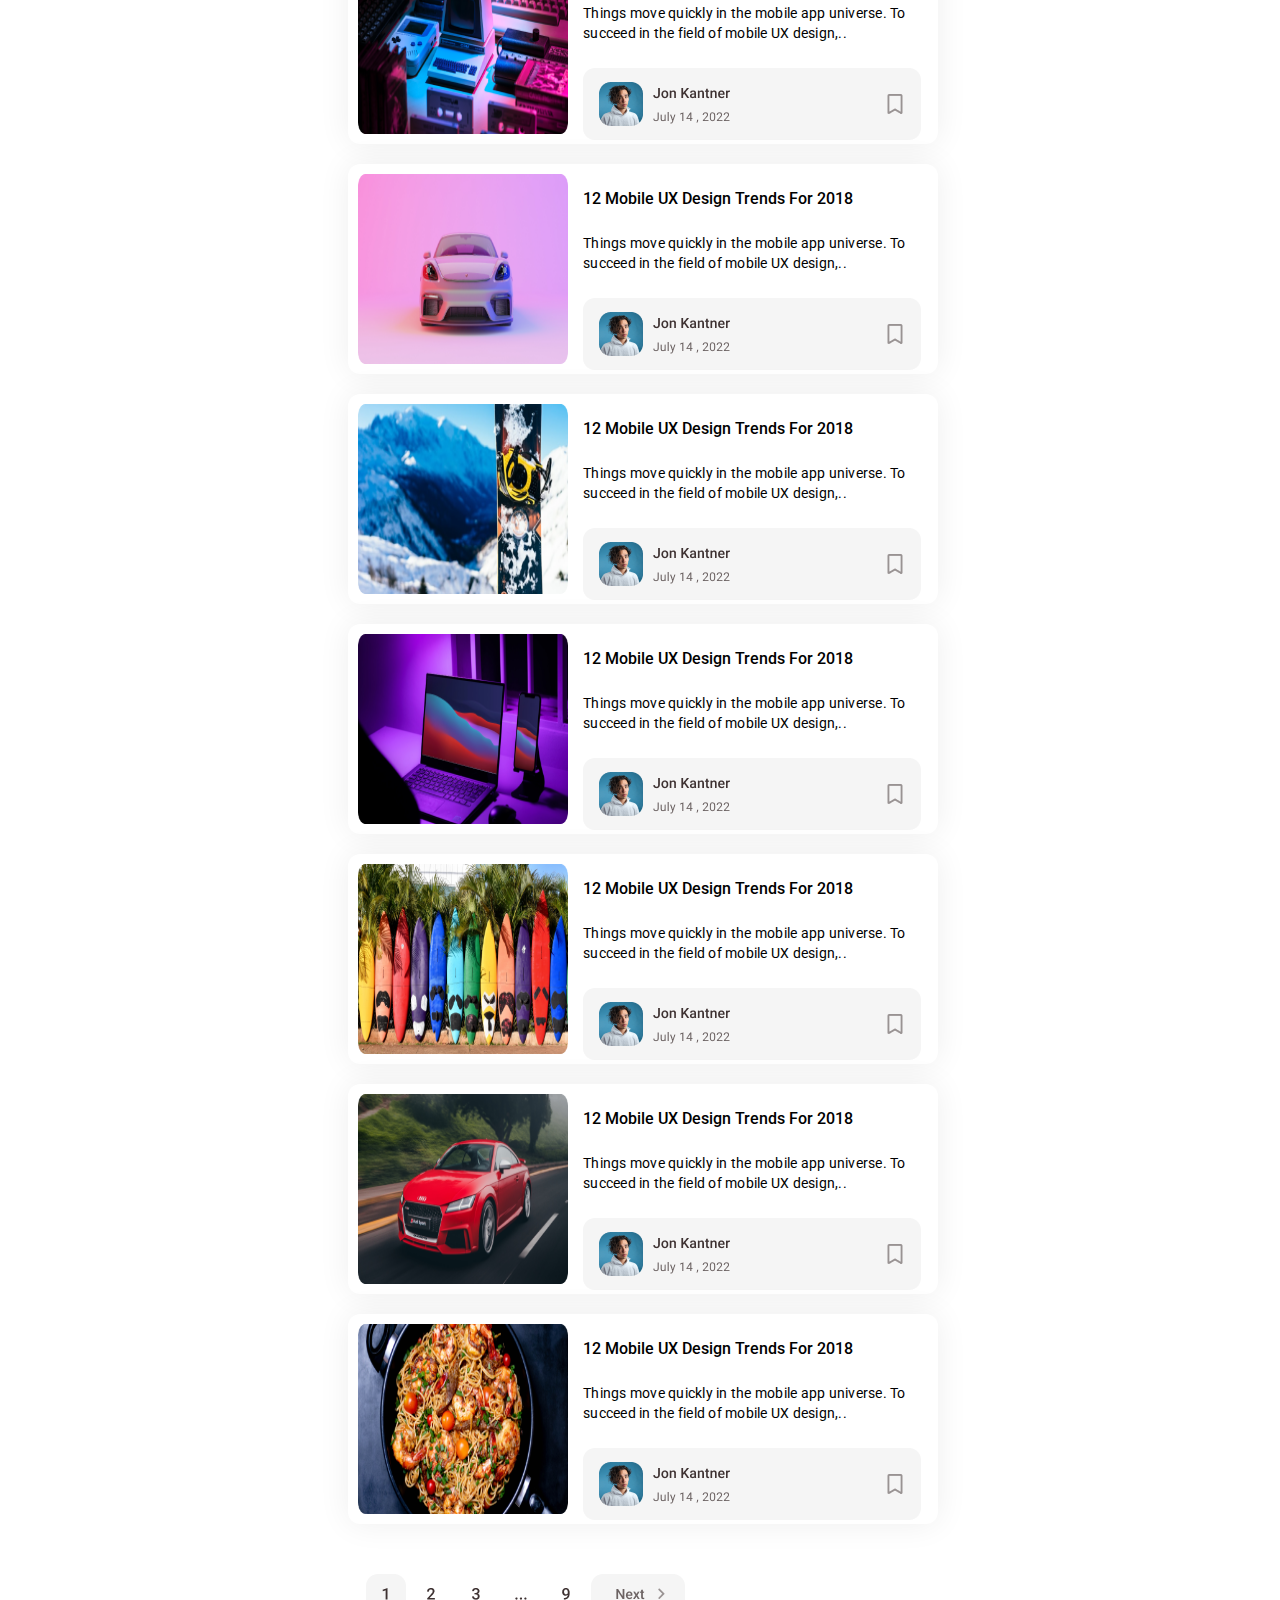
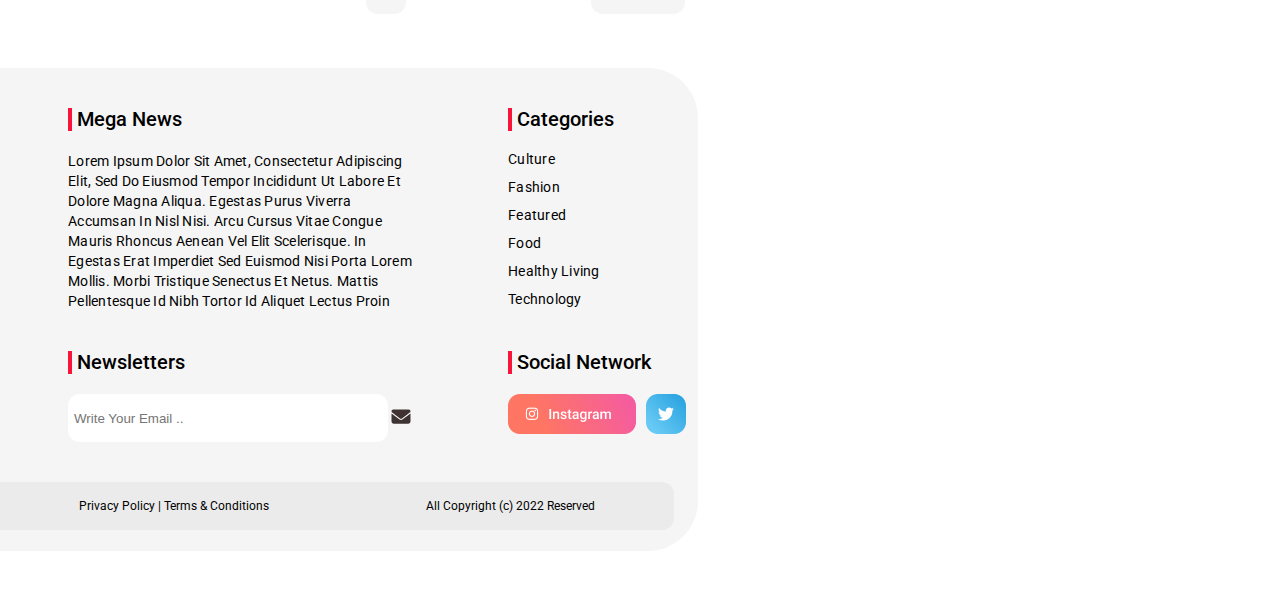
<file: pages/category.html>
<!DOCTYPE html>
<html lang="en">
<head>
    <meta charset="UTF-8">
    <meta name="viewport" content="width=device-width, initial-scale=1.0">
    <link rel="stylesheet" href="/assets/styles/category-mobile.css">
    <link rel="stylesheet" media="screen and (min-width: 744px)" href="/assets/styles/category-tablet.css">
    <link rel="stylesheet" media="screen and (min-width: 1440px)" href="/assets/styles/category-desktop.css">
    <title>Category</title>
</head>
<body>
    <header>
        <!-- Row 1 -->
        <div class="row-1">
           <!-- Column 1 -->
           <div class="column-1">
               <div class="hamburger-menu">
                   <img src="/assets/images/menu.svg"/>
               </div>
               <div class="logo-text">
                   <p>MEGA.news</p>
               </div>
               <div class="nav-bar">
                   <ul class="nav-bar-list">
                       <li>
                           <select>
                               <option><p>Categories<p></option>
                           </select>
                       </li>
                       <li>
                           <select>
                               <option>
                                   <p>Pages</p>
                               </option>
                           </select>
                       </li>
                       <li>
                           <a>About Us</a>
                       </li>
                       <li>
                           <a>Contact Us</a>
                       </li>
                   </ul>
               </div>
           </div>
           <div class="column-2">
               <div class="search-bar">
                   <div>
                       <img src="/assets/images/ three-dots.svg">
                   </div>
                   <div>
                       <input placeholder="Search Anything">
                   </div>
                   <div>
                       <a>
                           <img src="/assets/images/ search-icon.png">
                       </a>
                   </div>
               </div>
               <div class="profile-div">
                   <ul class="profile-list">
                       <li>
                           <img src="/assets/images/ avatar.png" style="border-radius: 12px;">
                       </li>
                       <li>
                           <p>
                               Elgün
                           </p>
                       </li>
                       <li>
                           <img src="/assets/images/ arrow-down.svg" style="padding-top: 13px;">
                       </li>
                   </ul>
               </div>
               <div class="bookmark-div">
                   <img src="/assets/images/ bookmark.svg">
               </div>
           </div>
        </div>
        <!-- Row 2 -->
       <div class="row-2">
           <!-- Column Span 2 -->
           <div class="column-1">
               <div>
                   <img src="/assets/images/ three-dots.svg">
               </div>
               <div>
                   <input placeholder="Search Anything">
               </div>
               <div>
                   <a>
                       <img src="/assets/images/ search-icon.png">
                   </a>
               </div>
           </div>
       </div>
   </header>

   <main>
        <div class="direct-div">
            <p>
                <span class="span-1">Home > </span>
                <span class="span-2">Sport</span>
            </p>
        </div>

        <div class="top-categories">
            <img src="/assets/images/top-category.png" alt="">
        </div>

        <div class="content-header">
            <p  >Categories : Sport</p>
        </div>

        <div class="cards2">
            <div class="card2">
                <div>
                    <img src="/assets/images/ category-img1.png" class="main-image"/>
                </div>
                <div class="part2">
                    <div>
                        <p class="title">12 Mobile UX Design Trends For 2018</p>
                    </div>
                    <div>
                        <p class="desc">Things move quickly in the mobile app universe. To succeed in the field of mobile UX design,..</p>
                    </div>
                    <div class="info">
                        <img src="/assets/images/cards2-Info1.png"/>
                    </div>
                </div>
            </div>
            <div class="card2">
                <div>
                    <img src="/assets/images/ category-img2.png" class="main-image"/>
                </div>
                <div class="part2">
                    <div>
                        <p class="title">12 Mobile UX Design Trends For 2018</p>
                    </div>
                    <div>
                        <p class="desc">Things move quickly in the mobile app universe. To succeed in the field of mobile UX design,..</p>
                    </div>
                    <div class="info">
                        <img src="/assets/images/cards2-Info1.png"/>
                    </div>
                </div>
            </div>
            <div class="card2">
                <div>
                    <img src="/assets/images/ category-img3.png" class="main-image"/>
                </div>
                <div class="part2">
                    <div>
                        <p class="title">12 Mobile UX Design Trends For 2018</p>
                    </div>
                    <div>
                        <p class="desc">Things move quickly in the mobile app universe. To succeed in the field of mobile UX design,..</p>
                    </div>
                    <div class="info">
                        <img src="/assets/images/cards2-Info1.png"/>
                    </div>
                </div>
            </div>
            <div class="card2">
                <div>
                    <img src="/assets/images/ category-img4.png" class="main-image"/>
                </div>
                <div class="part2">
                    <div>
                        <p class="title">12 Mobile UX Design Trends For 2018</p>
                    </div>
                    <div>
                        <p class="desc">Things move quickly in the mobile app universe. To succeed in the field of mobile UX design,..</p>
                    </div>
                    <div class="info">
                        <img src="/assets/images/cards2-Info1.png"/>
                    </div>
                </div>
            </div>
            <div class="card2">
                <div>
                    <img src="/assets/images/ category-img5.png" class="main-image"/>
                </div>
                <div class="part2">
                    <div>
                        <p class="title">12 Mobile UX Design Trends For 2018</p>
                    </div>
                    <div>
                        <p class="desc">Things move quickly in the mobile app universe. To succeed in the field of mobile UX design,..</p>
                    </div>
                    <div class="info">
                        <img src="/assets/images/cards2-Info1.png"/>
                    </div>
                </div>
            </div>
            <div class="card2">
                <div>
                    <img src="/assets/images/ category-img6.png" class="main-image"/>
                </div>
                <div class="part2">
                    <div>
                        <p class="title">12 Mobile UX Design Trends For 2018</p>
                    </div>
                    <div>
                        <p class="desc">Things move quickly in the mobile app universe. To succeed in the field of mobile UX design,..</p>
                    </div>
                    <div class="info">
                        <img src="/assets/images/cards2-Info1.png"/>
                    </div>
                </div>
            </div>
            <div class="card2">
                <div>
                    <img src="/assets/images/ category-img7.png" class="main-image"/>
                </div>
                <div class="part2">
                    <div>
                        <p class="title">12 Mobile UX Design Trends For 2018</p>
                    </div>
                    <div>
                        <p class="desc">Things move quickly in the mobile app universe. To succeed in the field of mobile UX design,..</p>
                    </div>
                    <div class="info">
                        <img src="/assets/images/cards2-Info1.png"/>
                    </div>
                </div>
            </div>
            <div class="card2">
                <div>
                    <img src="/assets/images/ category-img8.png" class="main-image"/>
                </div>
                <div class="part2">
                    <div>
                        <p class="title">12 Mobile UX Design Trends For 2018</p>
                    </div>
                    <div>
                        <p class="desc">Things move quickly in the mobile app universe. To succeed in the field of mobile UX design,..</p>
                    </div>
                    <div class="info">
                        <img src="/assets/images/cards2-Info1.png"/>
                    </div>
                </div>
            </div>
            <div class="card2">
                <div>
                    <img src="/assets/images/ category-img9.png" class="main-image"/>
                </div>
                <div class="part2">
                    <div>
                        <p class="title">12 Mobile UX Design Trends For 2018</p>
                    </div>
                    <div>
                        <p class="desc">Things move quickly in the mobile app universe. To succeed in the field of mobile UX design,..</p>
                    </div>
                    <div class="info">
                        <img src="/assets/images/cards2-Info1.png"/>
                    </div>
                </div>
            </div>
            <div class="card2">
                <div>
                    <img src="/assets/images/ category-img10.png" class="main-image"/>
                </div>
                <div class="part2">
                    <div>
                        <p class="title">12 Mobile UX Design Trends For 2018</p>
                    </div>
                    <div>
                        <p class="desc">Things move quickly in the mobile app universe. To succeed in the field of mobile UX design,..</p>
                    </div>
                    <div class="info">
                        <img src="/assets/images/cards2-Info1.png"/>
                    </div>
                </div>
            </div>
            <div class="card2">
                <div>
                    <img src="/assets/images/ category-img11.png" class="main-image"/>
                </div>
                <div class="part2">
                    <div>
                        <p class="title">12 Mobile UX Design Trends For 2018</p>
                    </div>
                    <div>
                        <p class="desc">Things move quickly in the mobile app universe. To succeed in the field of mobile UX design,..</p>
                    </div>
                    <div class="info">
                        <img src="/assets/images/cards2-Info1.png"/>
                    </div>
                </div>
            </div>
            <div class="card2">
                <div>
                    <img src="/assets/images/ category-img12.png" class="main-image"/>
                </div>
                <div class="part2">
                    <div>
                        <p class="title">12 Mobile UX Design Trends For 2018</p>
                    </div>
                    <div>
                        <p class="desc">Things move quickly in the mobile app universe. To succeed in the field of mobile UX design,..</p>
                    </div>
                    <div class="info">
                        <img src="/assets/images/cards2-Info1.png"/>
                    </div>
                </div>
            </div>
        </div>
        <div class="pages">
            <img src="/assets/images/ pages.png" alt="">
        </div>
   </main>



















    <!-- footer -->
    <footer>
        <div class="f-container">
            <div class="f-div-1">
                <!-- Row 1 -->
                <div class='row-1'>
                    <p class="footer-header">Mega News</p>
                    <p class="footer-text" style="text-transform: capitalize;max-width: 350px;">Lorem ipsum dolor sit amet, consectetur adipiscing elit, sed do eiusmod tempor incididunt ut labore et dolore magna aliqua. Egestas purus viverra accumsan in nisl nisi. Arcu cursus vitae congue mauris rhoncus aenean vel elit scelerisque. In egestas erat imperdiet sed euismod nisi porta lorem mollis. Morbi tristique senectus et netus. Mattis pellentesque id nibh tortor id aliquet lectus proin</p>
                </div>
                <div class="row-1">
                    <p class="footer-header">Categories</p>
                    <ul class="footer-text" style="display: flex;flex-direction: column; gap: 12px;line-height: 16px;">
                        <li>Culture</li>
                        <li>Fashion</li>
                        <li>Featured</li>
                        <li>Food</li>
                        <li>Healthy Living</li>
                        <li>Technology</li>
                    </ul>
                </div>
                <!-- Row 2 -->
                <div class="row-1">
                    <p class="footer-header" >Newsletters</p>
                    <div class="mail">
                        <input type="email" placeholder="Write Your Email ..">
                        <a style="align-self: center;padding-left: 140px;">
                            <img src="/assets/images/envelope-solid.svg" style="width: 20px; height: 19px;">
                        </a>
                    </div>
                </div>

                <div class="row-1">
                    <p class="footer-header">Social Network</p>
                    <div style="display:flex;gap: 10px;">
                        <img src="/assets/images/ instagram.png"/>
                        <img src="/assets/images/ x.png">
                    </div>
                </div>
            </div>
            <div class="f-div-2">
                <p>Privacy Policy | Terms & Conditions</p>
                <p>All Copyright (c) 2022 Reserved</p>
            </div>
        </div>
        <div class="comment-container">
            <div>
                <p class="footer-header">New Comments</p>
            </div>
            <div class="comment">
                <p class="p-1">Ellsmartx</p>
                <p class="p-2" style="text-transform: capitalize;">how nice does this look 😍 I feel it should be delicious,..</p>
            </div>
            <div class="comment">
                <p class="p-1">Cassia</p>
                <p class="p-2" style="text-transform: capitalize;">Take a rest, i'll be cheer up you again in 2 next game go g..</p>
            </div>
            <div class="comment">
                <p class="p-1">Amanda</p>
                <p class="p-2" style="text-transform: capitalize;">you were stunning today, jan! 💗 great match 👍🏽👍🏽</p>
            </div>
            <div class="comment">
                <p class="p-1">Denis Simonassi</p>
                <p class="p-2" style="text-transform: capitalize;">It was a great match today Janzi! You did great😉🇩🇪</p>
            </div>
        </div>
        <div class="comment-container">
            <div>
                <p class="footer-header">Follow On Instagram</p>
            </div>
            <div class="images">
                <div>
                    <img src="/assets/images/01.png"/>
                </div>
                <div>
                    <img src="/assets/images/ 02.png"/>
                </div>
                <div>
                    <img src="/assets/images/ 03.png"/>
                </div>
                <div>
                    <img src="/assets/images/04.png"/>
                </div>
                <div>
                    <img src="/assets/images/ 05.png"/>
                </div>
                <div>
                    <img src="/assets/images/06.png"/>
                </div>
                <div>
                    <img src="/assets/images/07.png"/>
                </div>
                <div>
                    <img src="/assets/images/ 08.png"/>
                </div>
                <div>
                    <img src="/assets/images/ 09.png"/>
                </div>
            </div>
        </div>
    </footer>
</body>
</html>
</file>
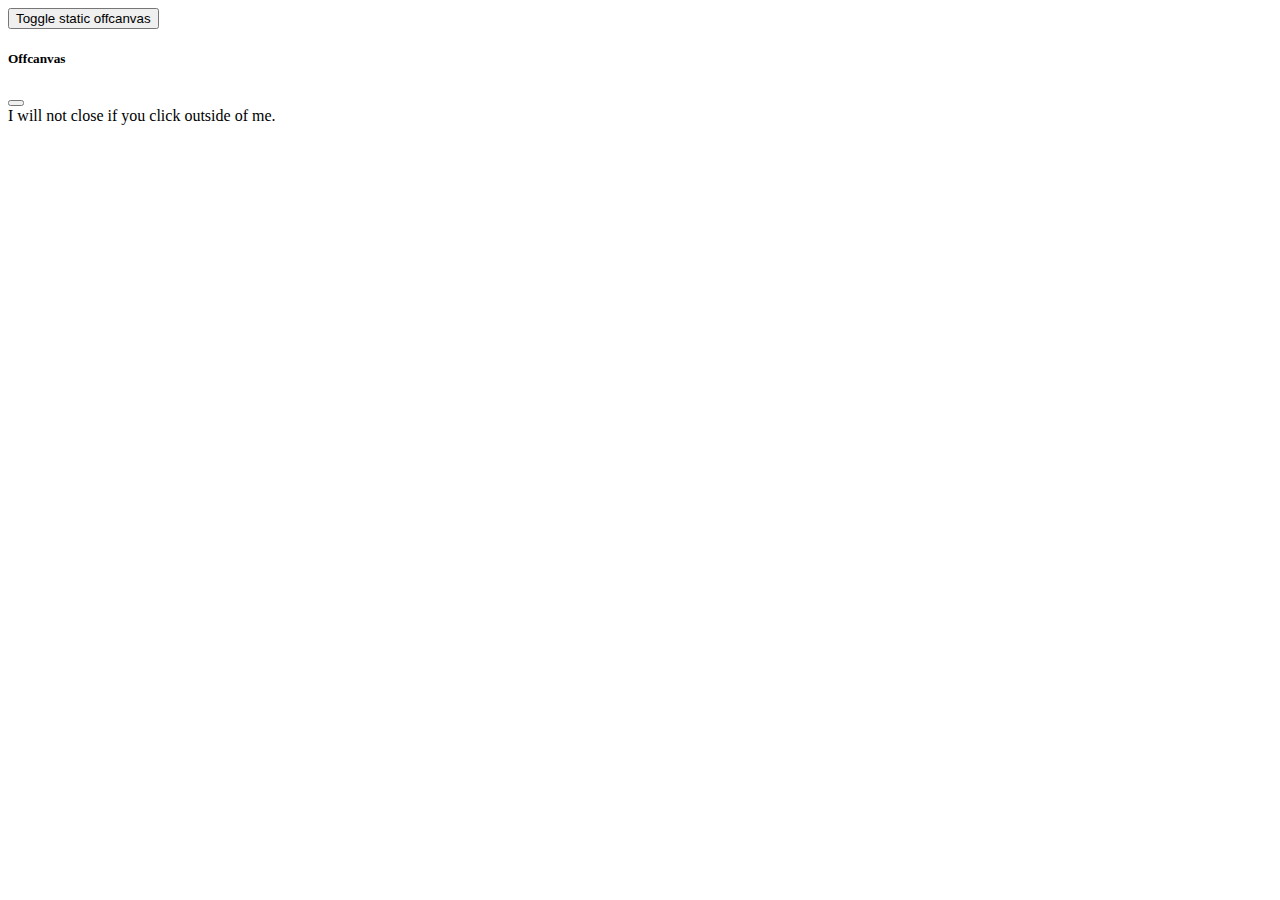
<file: pages/practice.html>
<!DOCTYPE html>
<html lang="en">
<head>
    <meta charset="UTF-8">
    <meta name="viewport" content="width=device-width, initial-scale=1.0">
    <link href="https://cdn.jsdelivr.net/npm/bootstrap@5.3.2/dist/css/bootstrap.min.css" rel="stylesheet" integrity="sha384-T3c6CoIi6uLrA9TneNEoa7RxnatzjcDSCmG1MXxSR1GAsXEV/Dwwykc2MPK8M2HN" crossorigin="anonymous">
    <title>Document</title>
</head>
<body>
    <button class="btn btn-primary" type="button" data-bs-toggle="offcanvas" data-bs-target="#staticBackdrop" aria-controls="staticBackdrop">
        Toggle static offcanvas
    </button>
      
      <div class="offcanvas offcanvas-start" data-bs-backdrop="static" tabindex="-1" id="staticBackdrop" aria-labelledby="staticBackdropLabel">
        <div class="offcanvas-header">
          <h5 class="offcanvas-title" id="staticBackdropLabel">Offcanvas</h5>
          <button type="button" class="btn-close" data-bs-dismiss="offcanvas" aria-label="Close"></button>
        </div>
        <div class="offcanvas-body">
          <div>
            I will not close if you click outside of me.
          </div>
        </div>
      </div>
    <script src="https://cdn.jsdelivr.net/npm/bootstrap@5.3.2/dist/js/bootstrap.bundle.min.js" integrity="sha384-C6RzsynM9kWDrMNeT87bh95OGNyZPhcTNXj1NW7RuBCsyN/o0jlpcV8Qyq46cDfL" crossorigin="anonymous"></script>
</body>
</html>
</file>
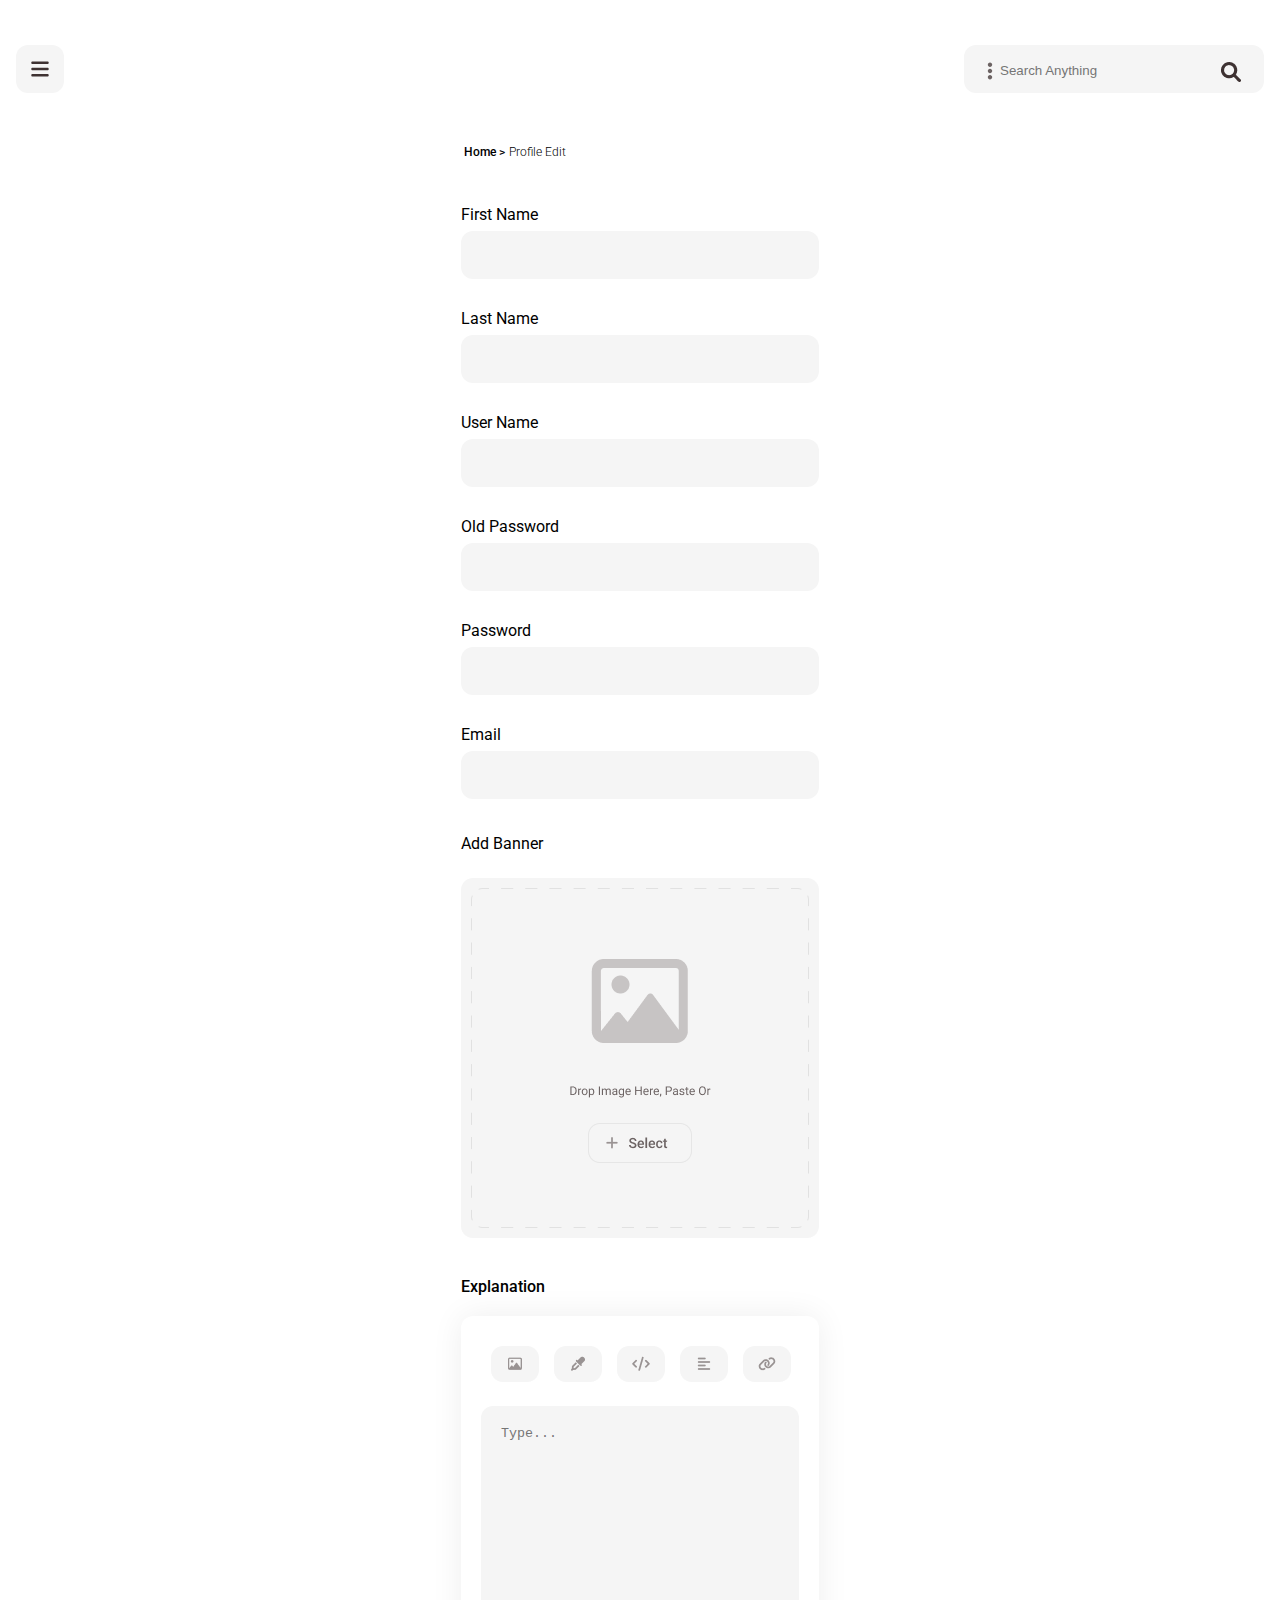
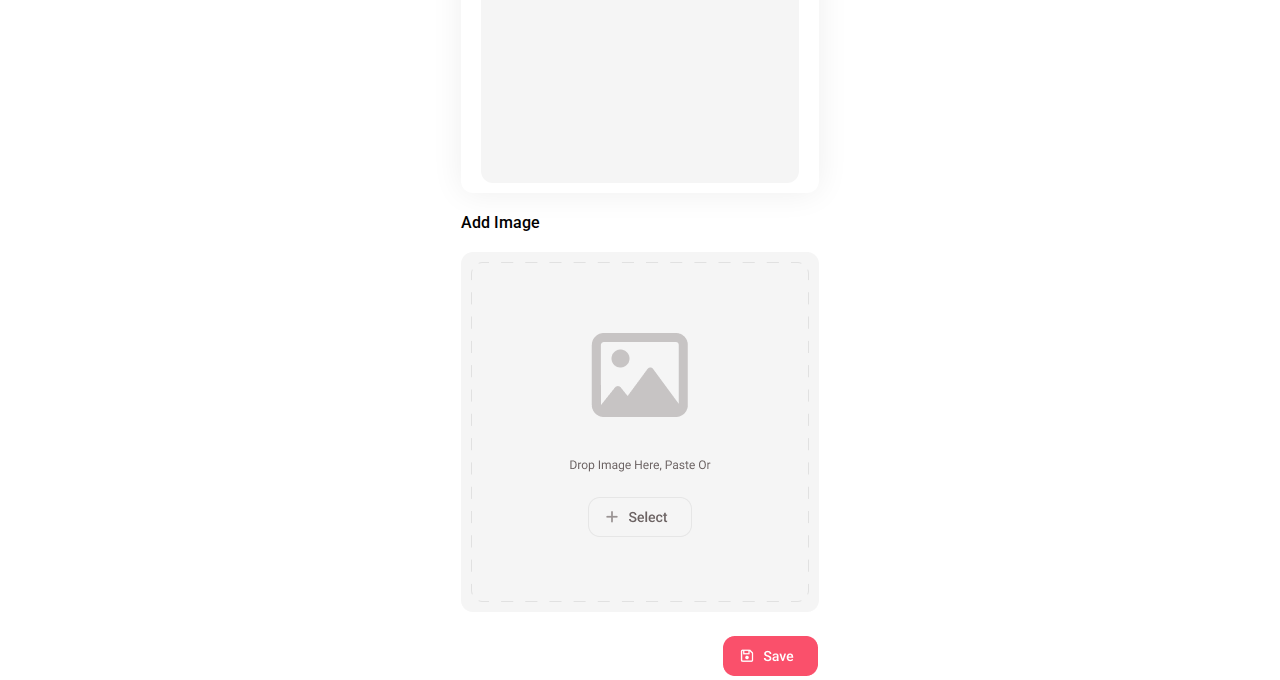
<file: pages/profile-edit.html>
<!DOCTYPE html>
<html lang="en">
<head>
    <meta charset="UTF-8">
    <meta name="viewport" content="width=device-width, initial-scale=1.0">
    <link rel="stylesheet" href="/assets/styles/profile-edit-mobile.css">
    <link rel="stylesheet" media="screen and (min-width:1440px)" href="/assets/styles/profile-edit-desktop.css">
    <title>Profile Edit</title>
</head>
<body>
    
    <header>
        <!-- Row 1 -->
        <div class="row-1">
           <!-- Column 1 -->
           <div class="column-1">
               <div class="hamburger-menu">
                   <img src="/assets/images/menu.svg"/>
               </div>
               <div class="logo-text">
                   <p>MEGA.news</p>
               </div>
               <div class="nav-bar">
                   <ul class="nav-bar-list">
                       <li>
                           <select>
                               <option><p>Categories<p></option>
                           </select>
                       </li>
                       <li>
                           <select>
                               <option>
                                   <p>Pages</p>
                               </option>
                           </select>
                       </li>
                       <li>
                           <a>About Us</a>
                       </li>
                       <li>
                           <a>Contact Us</a>
                       </li>
                   </ul>
               </div>
           </div>
           <div class="column-2">
               <div class="search-bar">
                   <div>
                       <img src="/assets/images/ three-dots.svg">
                   </div>
                   <div>
                       <input placeholder="Search Anything">
                   </div>
                   <div>
                       <a>
                           <img src="/assets/images/ search-icon.png">
                       </a>
                   </div>
               </div>
               <div class="profile-div">
                   <ul class="profile-list">
                       <li>
                           <img src="/assets/images/ avatar.png" style="border-radius: 12px;">
                       </li>
                       <li>
                           <p>
                               Elgün
                           </p>
                       </li>
                       <li>
                           <img src="/assets/images/ arrow-down.svg" style="padding-top: 13px;">
                       </li>
                   </ul>
               </div>
               <div class="bookmark-div">
                   <img src="/assets/images/ bookmark.svg">
               </div>
           </div>
        </div>
        <!-- Row 2 -->
       <div class="row-2">
           <!-- Column Span 2 -->
           <div class="column-1">
               <div>
                   <img src="/assets/images/ three-dots.svg">
               </div>
               <div>
                   <input placeholder="Search Anything">
               </div>
               <div>
                   <a>
                       <img src="/assets/images/ search-icon.png">
                   </a>
               </div>
           </div>
       </div>
   </header>

   <main>
        <div class="direct-div">
            <p>
                <span class="part1">Home ></span> 
                <span class="part2">Profile Edit</span>
            </p>
        </div>

        <div class="form1">
            <div class="form-elements">
                <div>
                    <p class="element-label">First Name</p>
                </div>
                <div>
                    <input type="text" class="element">
                </div>
            </div>
            <div class="form-elements">
                <div>
                    <p class="element-label">Last Name</p>
                </div>
                <div>
                    <input type="text" class="element">
                </div>
            </div>
            <div class="form-elements">
                <div>
                    <p class="element-label">User Name</p>
                </div>
                <div>
                    <input type="text" class="element">
                </div>
            </div>
            <div class="form-elements">
                <div>
                    <p class="element-label">Old Password</p>
                </div>
                <div>
                    <input type="text" class="element">
                </div>
            </div>
            <div class="form-elements">
                <div>
                    <p class="element-label">Password</p>
                </div>
                <div>
                    <input type="text" class="element">
                </div>
            </div>
            <div class="form-elements">
                <div>
                    <p class="element-label">Email</p>
                </div>
                <div>
                    <input type="text" class="element">
                </div>
            </div>
        </div>

        <div class="form2">
            <div>
                <p class="element-label">Add Banner</p>
            </div>
            <div class="form-img">
                <img src="/assets/images/ form-img1.png" alt="">
            </div>
        </div>

        <div class="form3">
            <div class="col-1">
                <div>
                    <div>
                        <p class="element-label">Explanation</p>
                    </div>
                </div>
                <div class="text-editor">
                    <div class="tool-div">
                        <ul class="tool-list">
                            <li class="tool-1">
                                <img src="/assets/images/ tool1.png">
                            </li>
                            <li class="tool-2">
                                <img src="/assets/images/ tool2.png">
                            </li>
                            <li class="tool-3">
                                <img src="/assets/images/ tool3.png">
                            </li>
                            <li class="tool-4">
                                <img src="/assets/images/ tool4.png">
                            </li>
                            <li class="tool-5">
                                <img src="/assets/images/ tool5.png">
                            </li>
                        </ul>
                    </div>
                    <div class="text-area">
                        <textarea placeholder="Type..."></textarea>
                    </div>
                </div>
            </div>

            <div class="col-2">
                <div>
                    <p class="col-2-header">Add Image</p>
                </div>
                <div>
                    <img src="/assets/images/ form-img10.png" alt="">
                </div>
            </div>
        </div>
        <div class="submit-div">
            <img src="/assets/images/ save1.png">
        </div>
   </main>



   <!-- footer -->
   <footer>
    <div class="f-container">
        <div class="f-div-1">
            <!-- Row 1 -->
            <div class='row-1'>
                <p class="footer-header">Mega News</p>
                <p class="footer-text" style="text-transform: capitalize;max-width: 350px;">Lorem ipsum dolor sit amet, consectetur adipiscing elit, sed do eiusmod tempor incididunt ut labore et dolore magna aliqua. Egestas purus viverra accumsan in nisl nisi. Arcu cursus vitae congue mauris rhoncus aenean vel elit scelerisque. In egestas erat imperdiet sed euismod nisi porta lorem mollis. Morbi tristique senectus et netus. Mattis pellentesque id nibh tortor id aliquet lectus proin</p>
            </div>
            <div class="row-1">
                <p class="footer-header">Categories</p>
                <ul class="footer-text" style="display: flex;flex-direction: column; gap: 12px;line-height: 16px;">
                    <li>Culture</li>
                    <li>Fashion</li>
                    <li>Featured</li>
                    <li>Food</li>
                    <li>Healthy Living</li>
                    <li>Technology</li>
                </ul>
            </div>
            <!-- Row 2 -->
            <div class="row-1">
                <p class="footer-header" >Newsletters</p>
                <div class="mail">
                    <input type="email" placeholder="Write Your Email ..">
                    <a style="align-self: center;padding-left: 140px;">
                        <img src="/assets/images/envelope-solid.svg" style="width: 20px; height: 19px;">
                    </a>
                </div>
            </div>

            <div class="row-1">
                <p class="footer-header">Social Network</p>
                <div style="display:flex;gap: 10px;">
                    <img src="/assets/images/ instagram.png"/>
                    <img src="/assets/images/ x.png">
                </div>
            </div>
        </div>
        <div class="f-div-2">
            <p>Privacy Policy | Terms & Conditions</p>
            <p>All Copyright (c) 2022 Reserved</p>
        </div>
    </div>
    <div class="comment-container">
        <div>
            <p class="footer-header">New Comments</p>
        </div>
        <div class="comment">
            <p class="p-1">Ellsmartx</p>
            <p class="p-2" style="text-transform: capitalize;">how nice does this look 😍 I feel it should be delicious,..</p>
        </div>
        <div class="comment">
            <p class="p-1">Cassia</p>
            <p class="p-2" style="text-transform: capitalize;">Take a rest, i'll be cheer up you again in 2 next game go g..</p>
        </div>
        <div class="comment">
            <p class="p-1">Amanda</p>
            <p class="p-2" style="text-transform: capitalize;">you were stunning today, jan! 💗 great match 👍🏽👍🏽</p>
        </div>
        <div class="comment">
            <p class="p-1">Denis Simonassi</p>
            <p class="p-2" style="text-transform: capitalize;">It was a great match today Janzi! You did great😉🇩🇪</p>
        </div>
    </div>
    <div class="comment-container">
        <div>
            <p class="footer-header">Follow On Instagram</p>
        </div>
        <div class="images">
            <div>
                <img src="/assets/images/01.png"/>
            </div>
            <div>
                <img src="/assets/images/ 02.png"/>
            </div>
            <div>
                <img src="/assets/images/ 03.png"/>
            </div>
            <div>
                <img src="/assets/images/04.png"/>
            </div>
            <div>
                <img src="/assets/images/ 05.png"/>
            </div>
            <div>
                <img src="/assets/images/06.png"/>
            </div>
            <div>
                <img src="/assets/images/07.png"/>
            </div>
            <div>
                <img src="/assets/images/ 08.png"/>
            </div>
            <div>
                <img src="/assets/images/ 09.png"/>
            </div>
        </div>
    </div>
</footer>
</body>
</html>
</file>
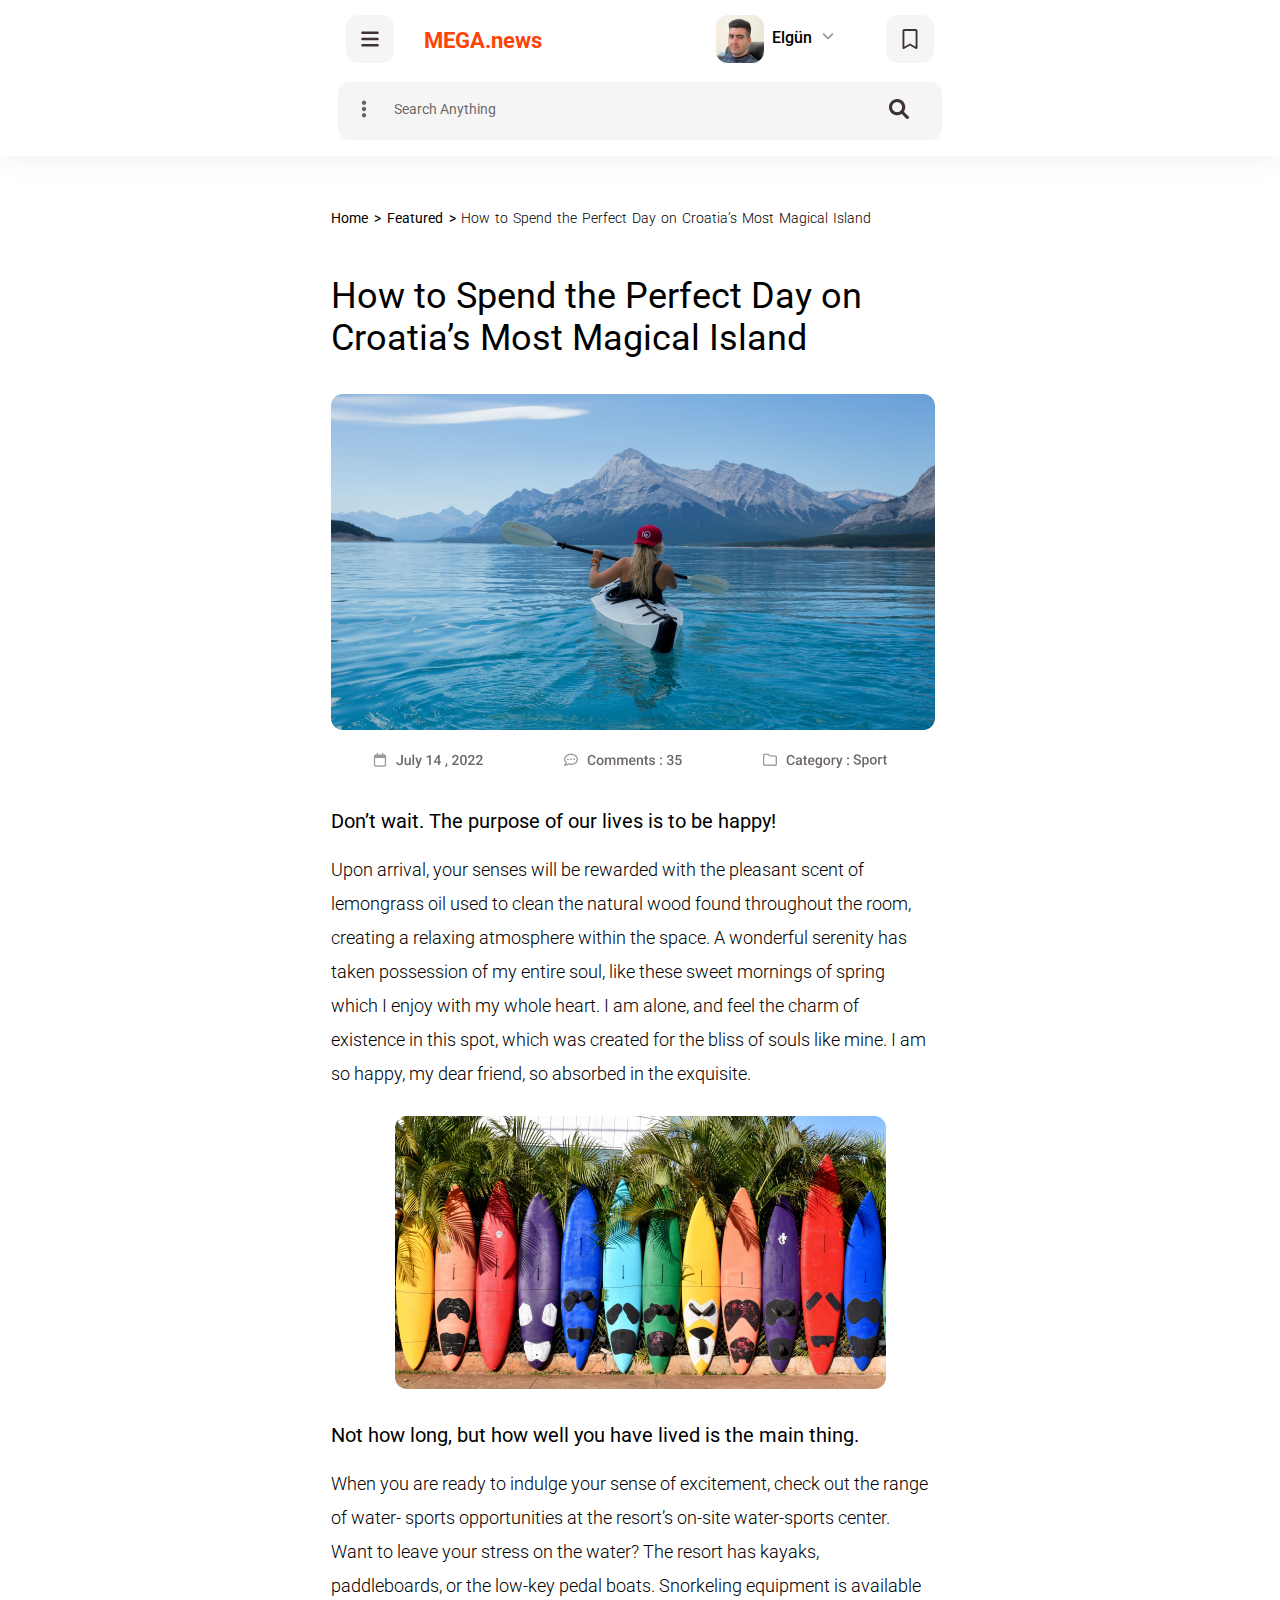
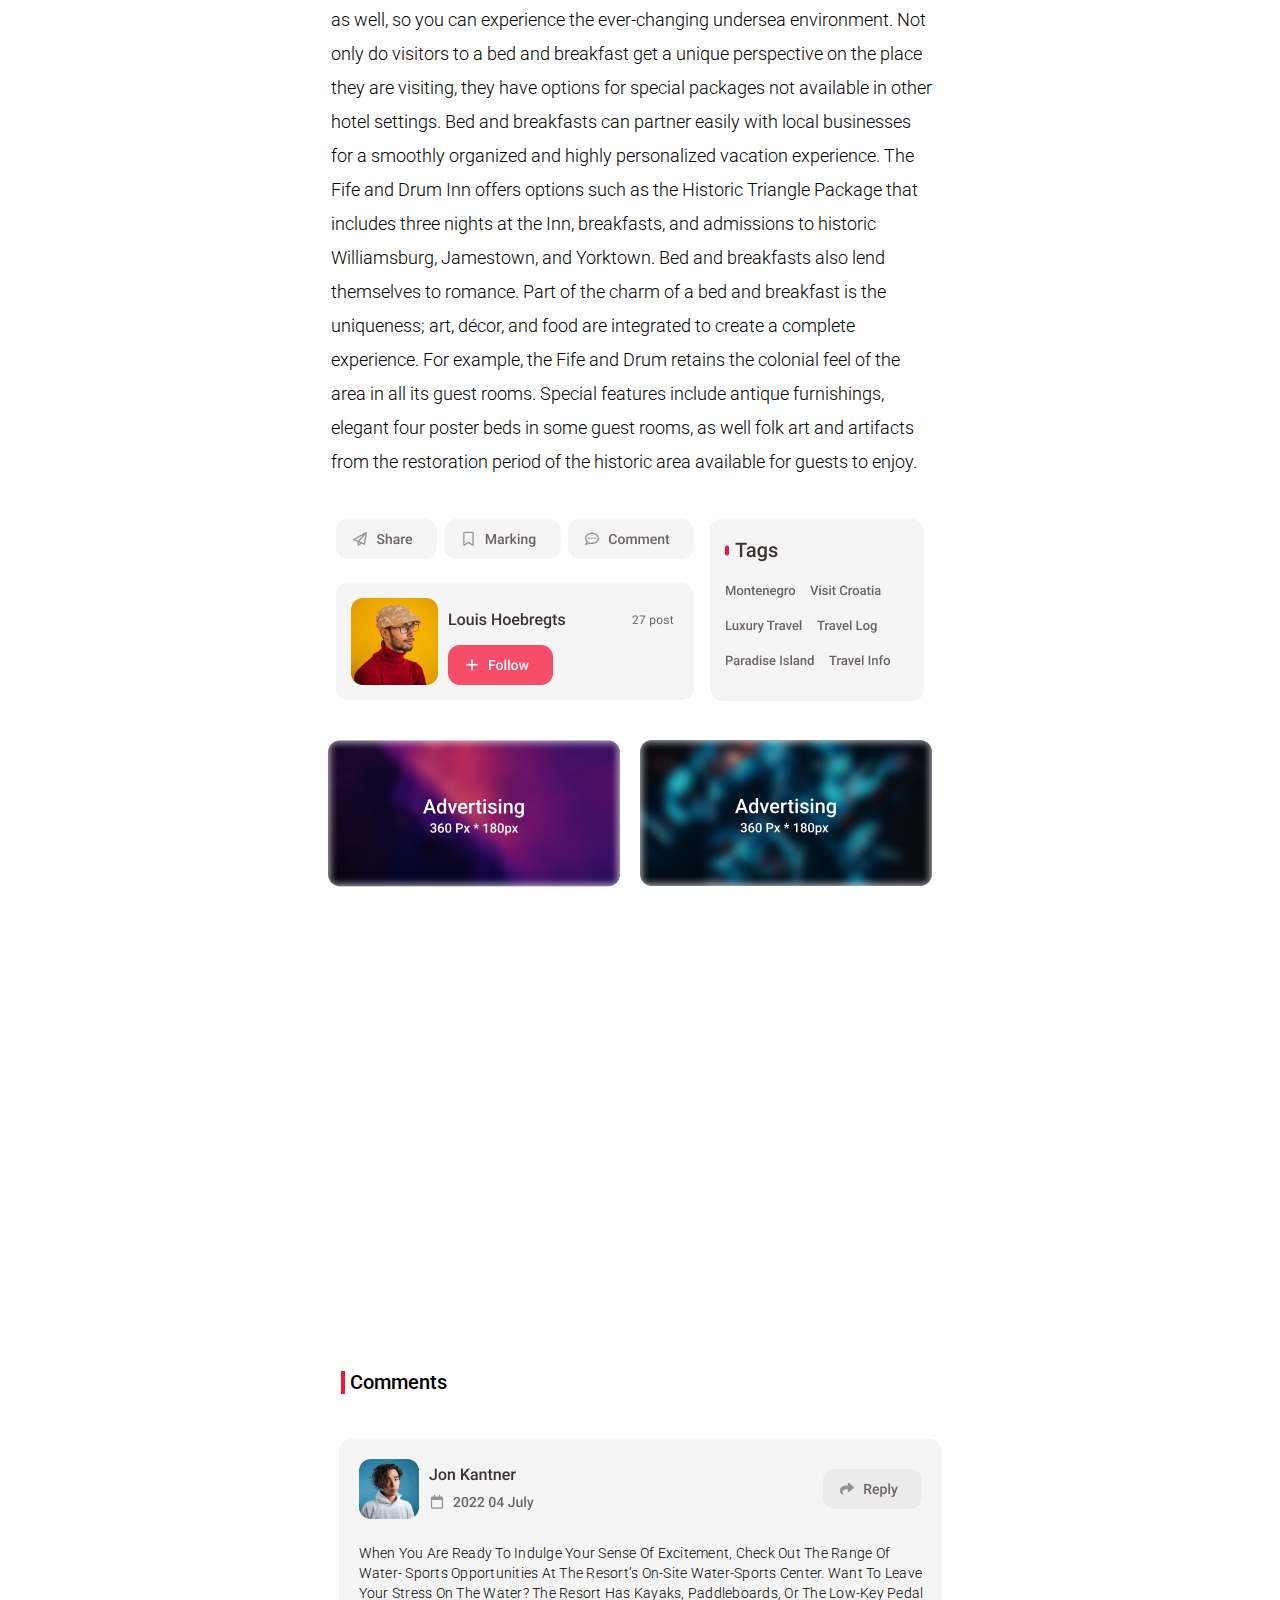
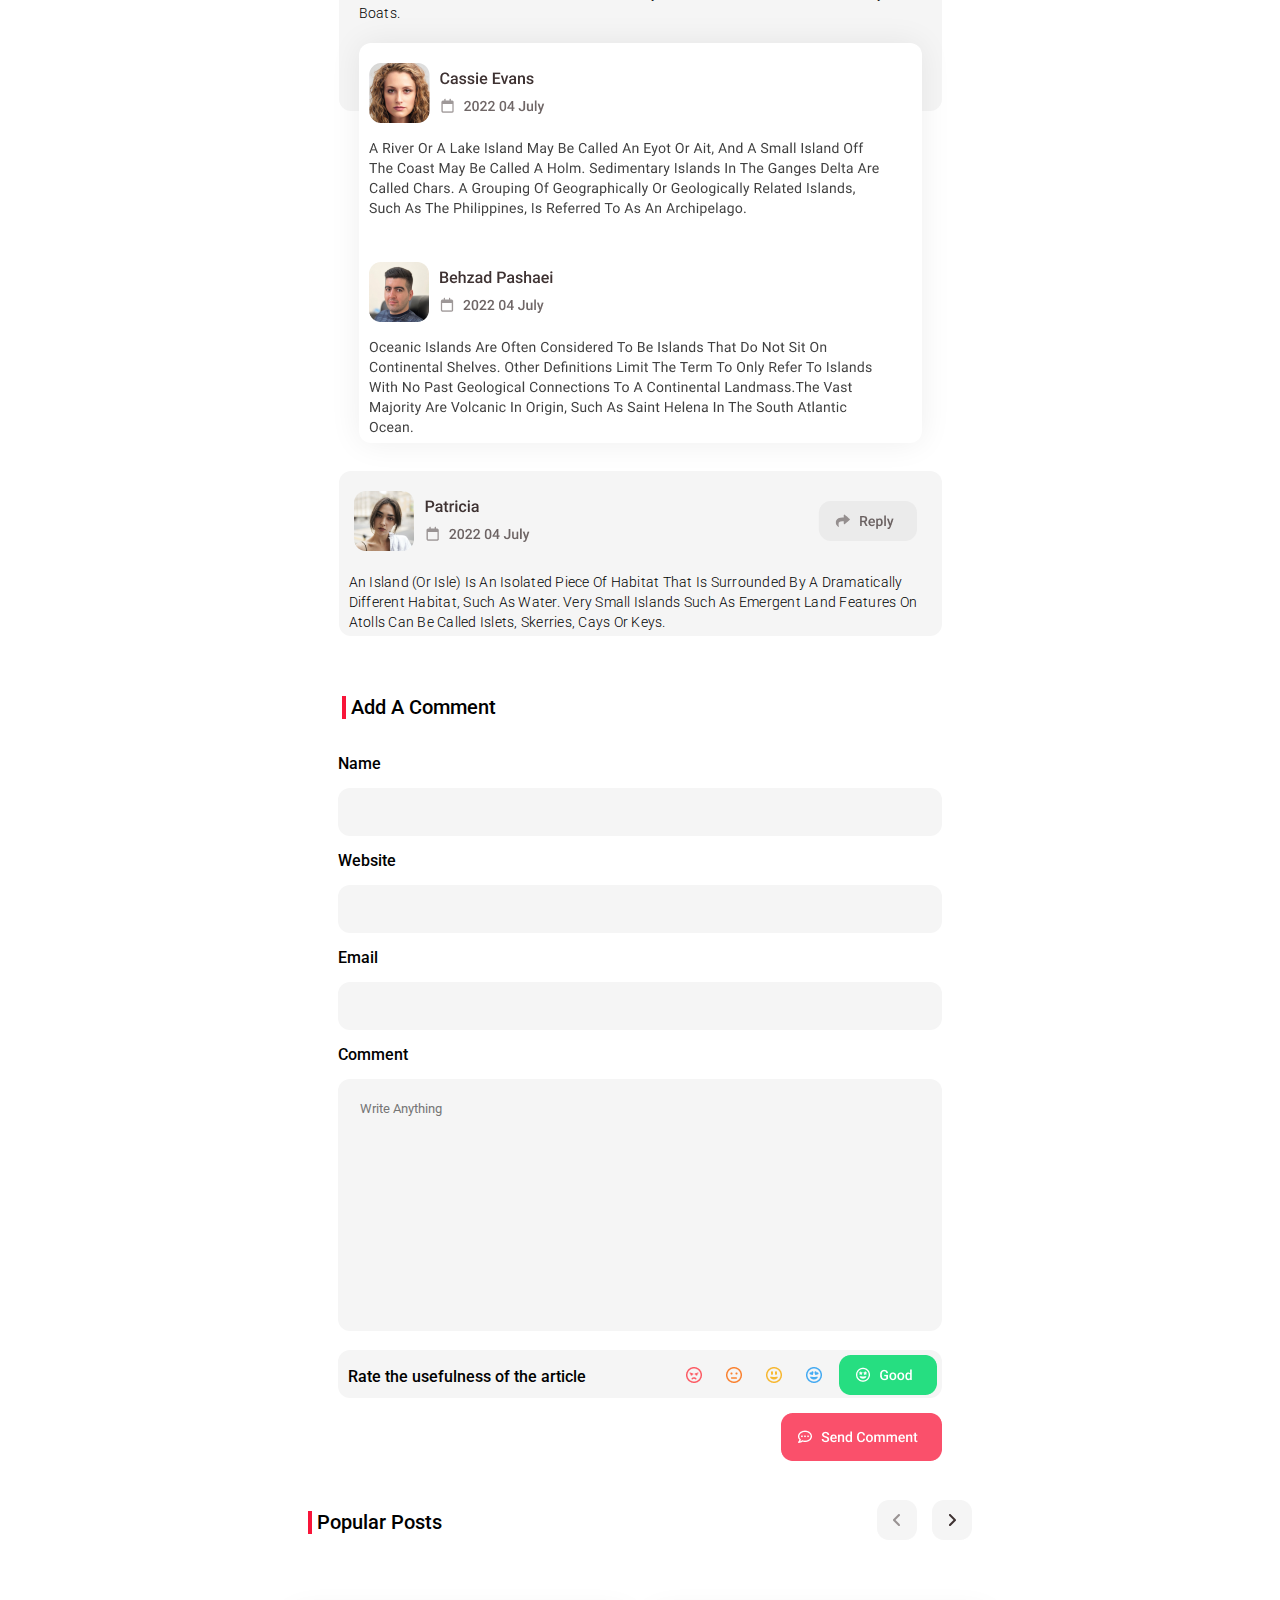
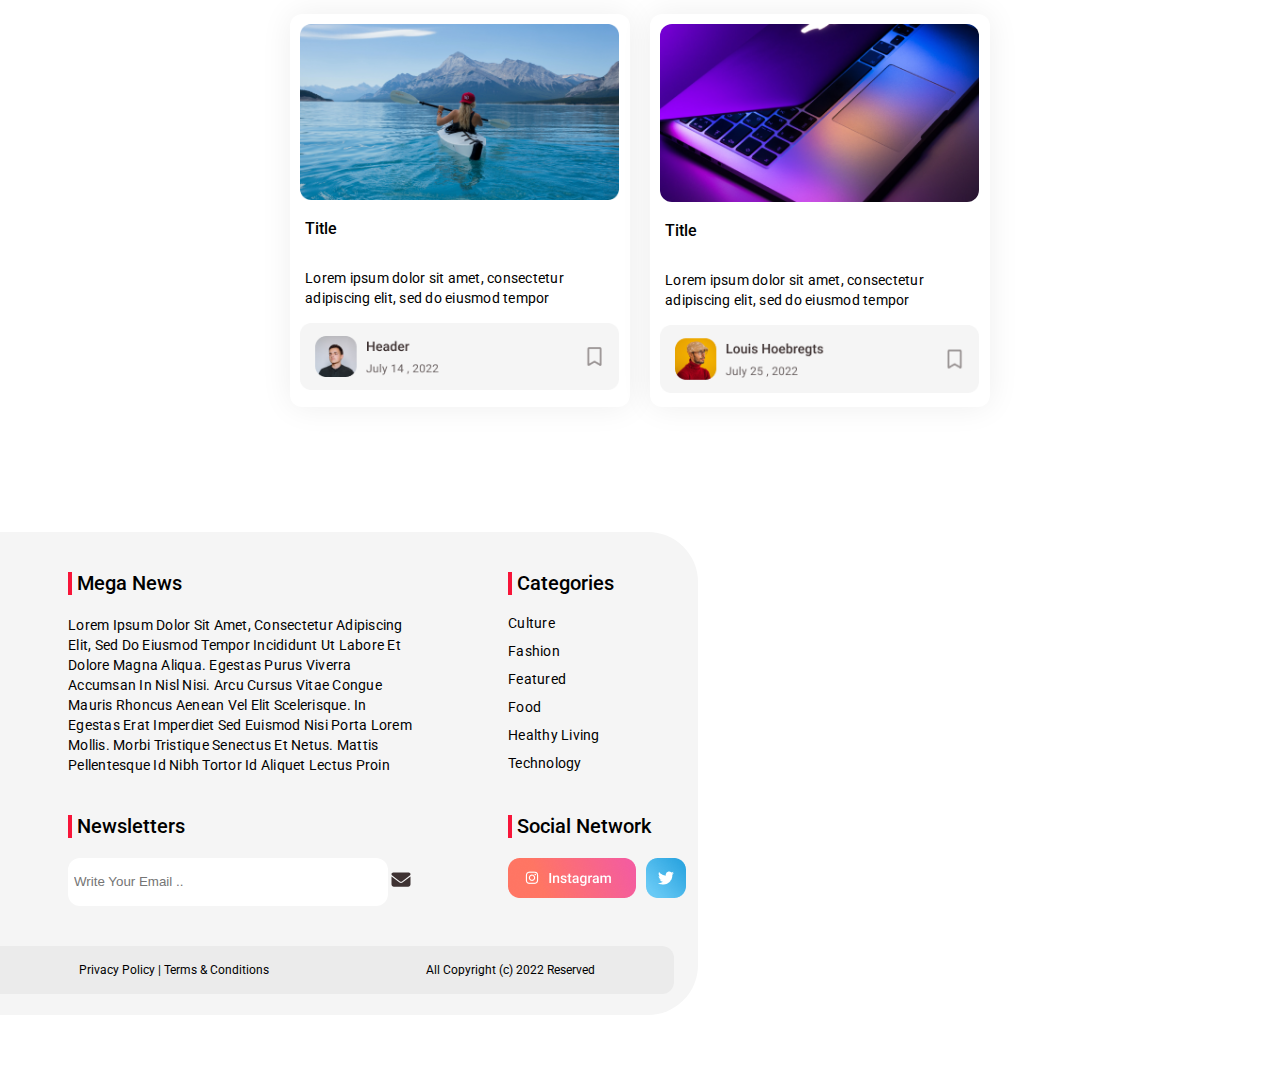
<file: pages/single.html>
<!DOCTYPE html>
<html lang="en">
<head>
    <meta charset="UTF-8">
    <meta name="viewport" content="width=device-width, initial-scale=1.0">
    <link rel="stylesheet" href="/assets/styles/single-mobile.css">
    <link rel="stylesheet" media="screen and (min-width: 744px)" href="/assets/styles/single-tablet.css">
    <link rel="stylesheet" media="screen and (min-width: 1440px)" href="/assets/styles/single-desktop.css">
    <title>Single</title>
</head>
<body>
    <!-- header -->
    <header>
        <!-- Row 1 -->
        <div class="row-1">
           <!-- Column 1 -->
           <div class="column-1">
               <div class="hamburger-icon">
                   <img src="/assets/images/menu.svg"/>
               </div>
               <div class="logo-text">
                   <p>MEGA.news</p>
               </div>
               <div class="nav-bar">
                   <ul class="nav-bar-list">
                       <li>
                           <select>
                               <option><p>Categories<p></option>
                           </select>
                       </li>
                       <li>
                           <select>
                               <option>
                                   <p>Pages</p>
                               </option>
                           </select>
                       </li>
                       <li>
                           <a>About Us</a>
                       </li>
                       <li>
                           <a>Contact Us</a>
                       </li>
                   </ul>
               </div>
           </div>
           <div class="column-2">
               <div class="search-bar">
                   <div>
                       <img src="/assets/images/ three-dots.svg">
                   </div>
                   <div>
                       <input placeholder="Search Anything">
                   </div>
                   <div>
                       <a>
                           <img src="/assets/images/ search-icon.png">
                       </a>
                   </div>
               </div>
               <div class="profile-div">
                   <ul class="profile-list">
                       <li>
                           <img src="/assets/images/ avatar.png" style="border-radius: 12px;">
                       </li>
                       <li>
                           <p>
                               Elgün
                           </p>
                       </li>
                       <li>
                           <img src="/assets/images/ arrow-down.svg" style="padding-top: 13px;">
                       </li>
                   </ul>
               </div>
               <div class="bookmark-div">
                   <img src="/assets/images/ bookmark.svg">
               </div>
           </div>
        </div>
        <!-- Row 2 -->
       <div class="row-2">
           <!-- Column Span 2 -->
           <div class="column-1">
               <div>
                   <img src="/assets/images/ three-dots.svg">
               </div>
               <div>
                   <input placeholder="Search Anything">
               </div>
               <div>
                   <a>
                       <img src="/assets/images/ search-icon.png">
                   </a>
               </div>
           </div>
       </div>
   </header>

   <!-- main html -->
   <main>
         <div class="row-1">
            <div>
                <div>
                    <p class="direct"> <span class="span-1">Home > Featured ></span> How to Spend the Perfect Day on Croatia’s <span class="span-2">Most Magical Island</span></p>
                </div> 
        
                <div class="header-div">
                    <p class="header-txt">
                        How to Spend the Perfect Day on Croatia’s Most Magical Island
                    </p>
                    <div class="header-image">
                        <img src="/assets/images/rowing.png">
                    </div>
                    <div class='header-date' style="display: flex;justify-content: center;padding-top: 20px;padding-right: 20px;">
                        <img src="/assets/images/date.png">
                    </div>
                </div>
        
                <div class="text-div">
                    <div>
                        <p class="text-header">Don’t wait. The purpose of our lives is to be happy!</p>
                    </div>
                    <div style="padding-top: 20px;">
                        <p class="text">
                            Upon arrival, your senses will be rewarded with the pleasant scent of lemongrass oil used 
                            to clean the natural wood found throughout the room, creating a relaxing atmosphere within the space.
                            A wonderful serenity has taken possession of my entire soul, like these sweet mornings of spring which 
                            I enjoy with my whole heart. I am alone, and feel the charm of existence in this spot, which was created 
                            for the bliss of souls like mine. I am so happy, my dear friend, so absorbed in the exquisite.
                        </p>
                    </div>
                </div>
        
                <div class="text-image">
                    <img src="/assets/images/ article-image.png">
                </div>
        
                <div class="text-div2">
                    <div>
                        <p class="text-header2">Not how long, but how well you have lived is the main thing.</p>
                    </div>
                    <div style="padding-top: 20px;">
                        <p class="text2">
                            When you are ready to indulge your sense of excitement, check out the range of water- sports 
                            opportunities at the resort’s on-site water-sports center. Want to leave your stress on the water? 
                            The resort has kayaks, paddleboards, or the low-key pedal boats. Snorkeling equipment is available as 
                            well, so you can experience the ever-changing undersea environment.
                            Not only do visitors to a bed and breakfast get a unique perspective on the place they are visiting, 
                            they have options for special packages not available in other hotel settings. Bed and breakfasts can 
                            partner easily with local businesses for a smoothly organized and highly personalized vacation experience.
                            The Fife and Drum Inn offers options such as the Historic Triangle Package that includes three nights at
                            the Inn, breakfasts, and admissions to historic Williamsburg, Jamestown, and Yorktown. Bed and 
                            breakfasts also lend themselves to romance.
                            Part of the charm of a bed and breakfast is the uniqueness; art, décor, and food are integrated to 
                            create a complete experience. For example, the Fife and Drum retains the colonial feel of the area in 
                            all its guest rooms. Special features include antique furnishings, elegant four poster beds in some 
                            guest rooms, as well folk art and artifacts from the restoration period of the historic area available
                             for guests to enjoy.
                        </p>
                    </div>
                </div>
            </div>
    
            <div style="padding-bottom: 420px;">
                <div class="tags">
                    <div class="img-1">
                        <img src="/assets/images/ tags.png">
                    </div>
                    <div class="part-2">
                        <div class="part-2-1">
                            <div>
                                <img src="/assets/images/ options.png">
                            </div>
                            <div>
                                <img src="/assets/images/ follow.png">
                            </div>
                        </div>
                        <div class="tag-img2">
                            <img src="/assets/images/ tags2.png">
                        </div>
                    </div>
                </div>
                <div class="top-posts">
                    <div>
                        <img src="/assets/images/top-post.png">
                    </div>
                </div>
                <div class="ad">
                    <div class="img-1">
                        <img src="/assets/images/ ad1.png"/>
                    </div>
                    <div class="img-2">
                        <img src="/assets/images/ ad2.png">
                    </div>
                </div>
            </div>
    
             
            </div>
        </div>

        <div class="comment-header1">
            <p>Comments</p>
        </div>

        <div class="comment-div">
             
            <div class="comment1">
                <div style="padding-top: 20px;" class="comment-img1">
                    <img src="/assets/images/comment-img1.png">
                </div>
                <div>
                    <p class="comment-text">
                        When you are ready to indulge your sense of excitement, 
                        check out the range of water- sports opportunities at the 
                        resort’s on-site water-sports center. Want to leave your stress 
                        on the water? The resort has kayaks, paddleboards, or the low-key 
                        pedal boats.
                    </p>
                </div>
                <div class="comment2">
                    <div style="padding: 20px 10px;" class="comment-img2">
                        <img src="/assets/images/ comment-img2.png">
                    </div>
                    <div style="padding: 20px 10px;" class="comment-img3">
                        <img src="/assets/images/ comment-img3.png">
                    </div>
                </div>
            </div>
            <div class="comment3">
                <div style="padding-top: 20px;padding-left: 5px;" class="comment-img4">
                    <img src="/assets/images/ comment-img4.png">
                </div>
                <div>
                    <p class="comment-text">
                        An island (or isle) is an isolated piece of habitat that 
                        is surrounded by a dramatically different habitat, such as water. 
                        Very small islands such as emergent land features on atolls can be called 
                        islets, skerries, cays or keys.
                    </p>
                </div>
            </div>
        </div>

        <div class="comment-header2">
            <p>Add A Comment</p>
        </div>

        <div class="add-comment-main-div">
            <div class="sub-comment-div-1">
                <div class="form-elements-1">
                    <div class="form-element">
                        <div>
                            <label>Name</label>
                        </div>
                        <div>
                            <input type="text">
                        </div>
                    </div>

                    <div class="form-element">
                        <div>
                            <label>Website</label>
                        </div>
                        <div>
                            <input type="url">
                        </div>
                    </div>

                    <div class="form-element">
                        <div>
                            <label>Email</label>
                        </div>
                        <div>
                            <input type="email">
                        </div>
                    </div>

                </div>
                <div class="form-elements-2">
                    <div class="form-element2">
                        <div>
                            <label>Comment</label>
                        </div>
                        <div>
                            <textarea placeholder="Write Anything"></textarea>
                        </div>
                    </div>
                </div>
            </div>
            <div class="sub-comment-div-2">
                <div class="rate-div">
                    <div>
                        <p>Rate the usefulness of the article</p>
                    </div>
                    <div>
                        <img src="/assets/images/items.png" alt="">
                    </div>
                </div>
                <div class="send">
                    <img src="/assets/images/Button.png" alt="">
                </div>
            </div>
        </div>

        <div class="main-div1" style="padding-top: 35px;">
            <div>
                <p class="main-p1">Popular Posts</p>
            </div>
            <div class="arrow-div">
                <div>
                    <img src="/assets/images/ left-arrow.png"/>
                </div>
                <div>
                    <img src="/assets/images/right-arrow.png"/>
                </div>
            </div>
        </div>

         <!-- carusel 1 -->
         <div class="cards">
            <div class="card">
                <div>
                    <img src="/assets/images/ card-image1.png"/>
                </div>
                <div>
                    <p class="title">Title</p>
                </div>
                <div>
                    <p class="desc">Lorem ipsum dolor sit amet, consectetur adipiscing elit, sed do eiusmod tempor</p>
                </div>
                <div>
                    <img src="/assets/images/Info.png"/>
                </div>
            </div>
            <div class="card">
                <div>
                    <img src="/assets/images/ card-image2.png" style="border-radius: 12px;"/>
                </div>
                <div>
                    <p class="title">Title</p>
                </div>
                <div>
                    <p class="desc">Lorem ipsum dolor sit amet, consectetur adipiscing elit, sed do eiusmod tempor</p>
                </div>
                <div>
                    <img src="/assets/images/ info2.png"/>
                </div>
            </div>
            <div class="card">
                <div>
                    <img src="/assets/images/ card-image3.png" style="border-radius: 12px;"/>
                </div>
                <div>
                    <p class="title">Title</p>
                </div>
                <div>
                    <p class="desc">Lorem ipsum dolor sit amet, consectetur adipiscing elit, sed do eiusmod tempor</p>
                </div>
                <div>
                    <img src="/assets/images/Info3.png"/>
                </div>
            </div>
            <div class="card">
                <div>
                    <img src="/assets/images/ card-image4.png" style="border-radius: 12px;"/>
                </div>
                <div>
                    <p class="title">Title</p>
                </div>
                <div>
                    <p class="desc">Lorem ipsum dolor sit amet, consectetur adipiscing elit, sed do eiusmod tempor</p>
                </div>
                <div>
                    <img src="/assets/images/ info4.png"/>
                </div>
            </div>
            
        </div>
   </main>

   <!-- footer -->
   <footer>
    <div class="f-container">
        <div class="f-div-1">
            <!-- Row 1 -->
            <div class='row-1'>
                <p class="footer-header">Mega News</p>
                <p class="footer-text" style="text-transform: capitalize;max-width: 350px;">Lorem ipsum dolor sit amet, consectetur adipiscing elit, sed do eiusmod tempor incididunt ut labore et dolore magna aliqua. Egestas purus viverra accumsan in nisl nisi. Arcu cursus vitae congue mauris rhoncus aenean vel elit scelerisque. In egestas erat imperdiet sed euismod nisi porta lorem mollis. Morbi tristique senectus et netus. Mattis pellentesque id nibh tortor id aliquet lectus proin</p>
            </div>
            <div class="row-1">
                <p class="footer-header">Categories</p>
                <ul class="footer-text" style="display: flex;flex-direction: column; gap: 12px;line-height: 16px;">
                    <li>Culture</li>
                    <li>Fashion</li>
                    <li>Featured</li>
                    <li>Food</li>
                    <li>Healthy Living</li>
                    <li>Technology</li>
                </ul>
            </div>
            <!-- Row 2 -->
            <div class="row-1">
                <p class="footer-header" >Newsletters</p>
                <div class="mail">
                    <input type="email" placeholder="Write Your Email ..">
                    <a style="align-self: center;padding-left: 140px;">
                        <img src="/assets/images/envelope-solid.svg" style="width: 20px; height: 19px;">
                    </a>
                </div>
            </div>

            <div class="row-1">
                <p class="footer-header">Social Network</p>
                <div style="display:flex;gap: 10px;">
                    <img src="/assets/images/ instagram.png"/>
                    <img src="/assets/images/ x.png">
                </div>
            </div>
        </div>
        <div class="f-div-2">
            <p>Privacy Policy | Terms & Conditions</p>
            <p>All Copyright (c) 2022 Reserved</p>
        </div>
    </div>
    <div class="comment-container">
        <div>
            <p class="footer-header">New Comments</p>
        </div>
        <div class="comment">
            <p class="p-1">Ellsmartx</p>
            <p class="p-2" style="text-transform: capitalize;">how nice does this look 😍 I feel it should be delicious,..</p>
        </div>
        <div class="comment">
            <p class="p-1">Cassia</p>
            <p class="p-2" style="text-transform: capitalize;">Take a rest, i'll be cheer up you again in 2 next game go g..</p>
        </div>
        <div class="comment">
            <p class="p-1">Amanda</p>
            <p class="p-2" style="text-transform: capitalize;">you were stunning today, jan! 💗 great match 👍🏽👍🏽</p>
        </div>
        <div class="comment">
            <p class="p-1">Denis Simonassi</p>
            <p class="p-2" style="text-transform: capitalize;">It was a great match today Janzi! You did great😉🇩🇪</p>
        </div>
    </div>
    <div class="comment-container">
        <div>
            <p class="footer-header">Follow On Instagram</p>
        </div>
        <div class="images">
            <div>
                <img src="/assets/images/01.png"/>
            </div>
            <div>
                <img src="/assets/images/ 02.png"/>
            </div>
            <div>
                <img src="/assets/images/ 03.png"/>
            </div>
            <div>
                <img src="/assets/images/04.png"/>
            </div>
            <div>
                <img src="/assets/images/ 05.png"/>
            </div>
            <div>
                <img src="/assets/images/06.png"/>
            </div>
            <div>
                <img src="/assets/images/07.png"/>
            </div>
            <div>
                <img src="/assets/images/ 08.png"/>
            </div>
            <div>
                <img src="/assets/images/ 09.png"/>
            </div>
        </div>
    </div>
</footer>
</body>
</html>
</file>
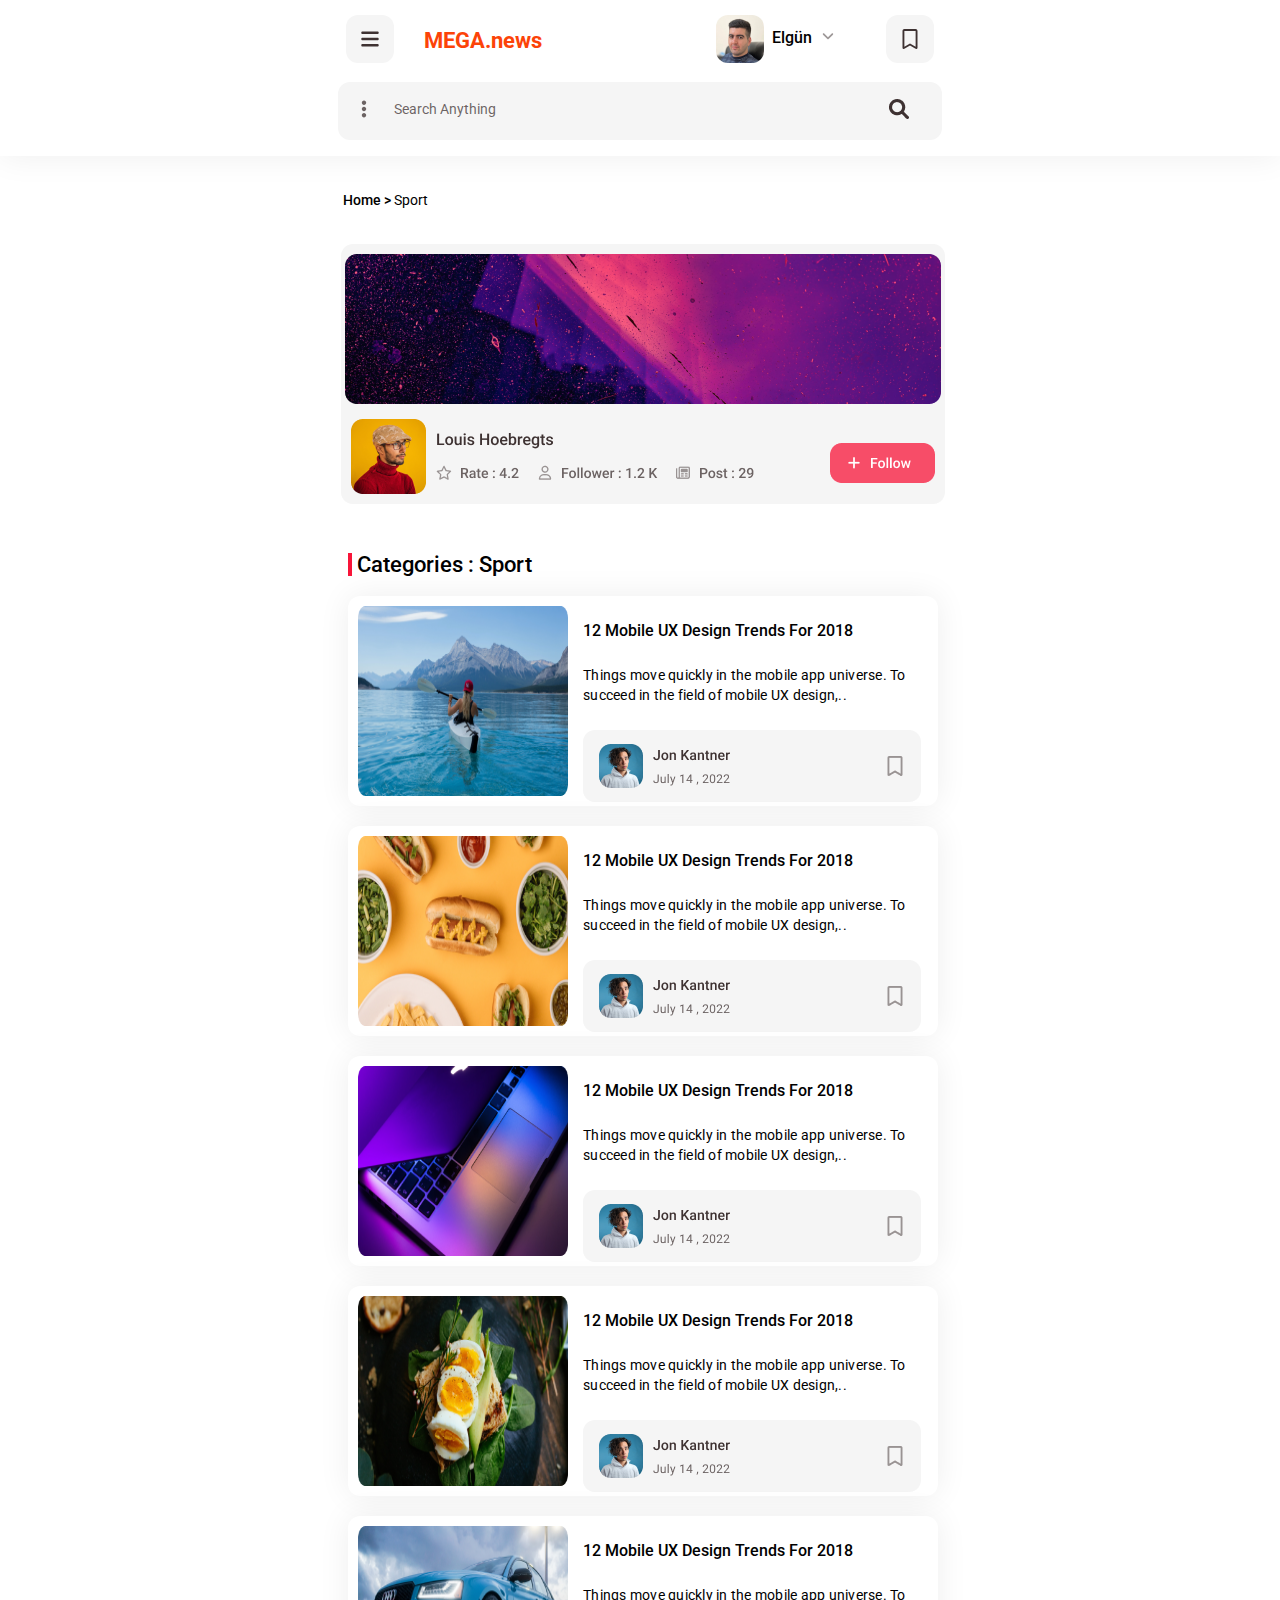
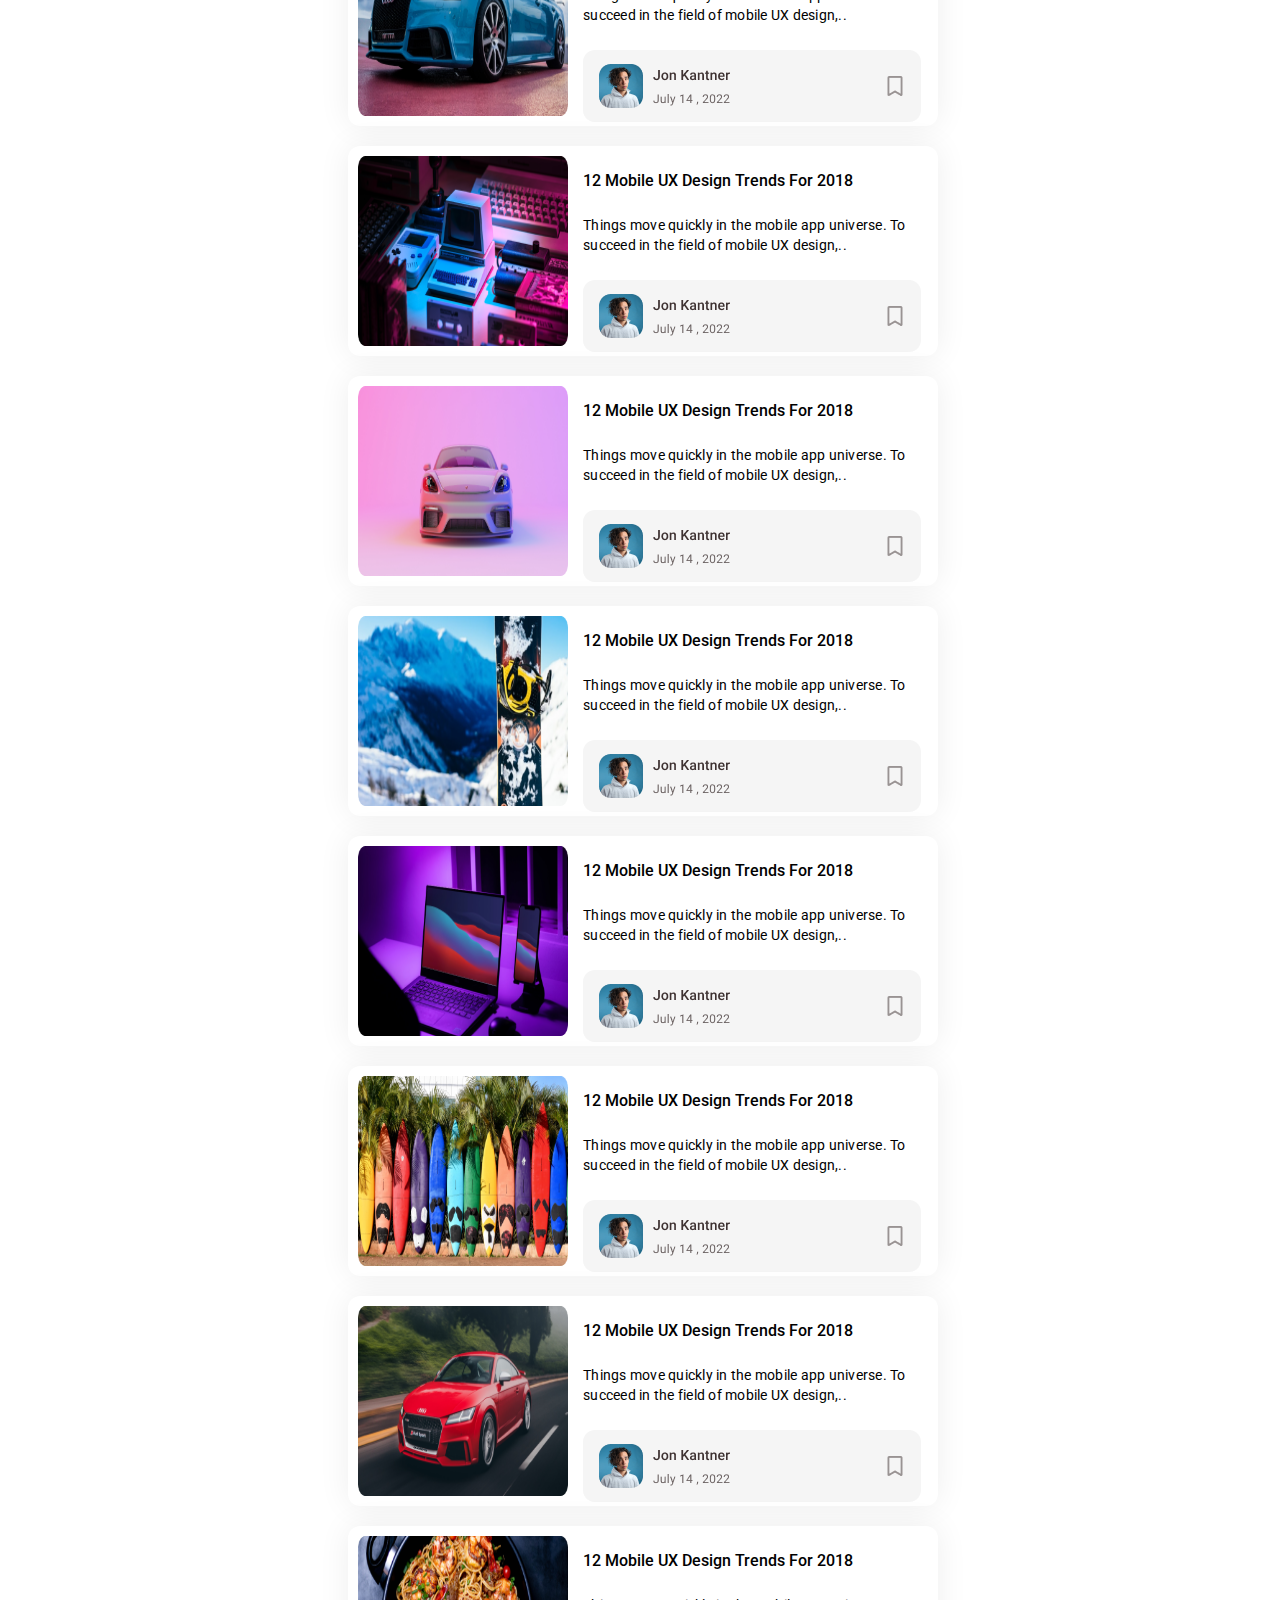
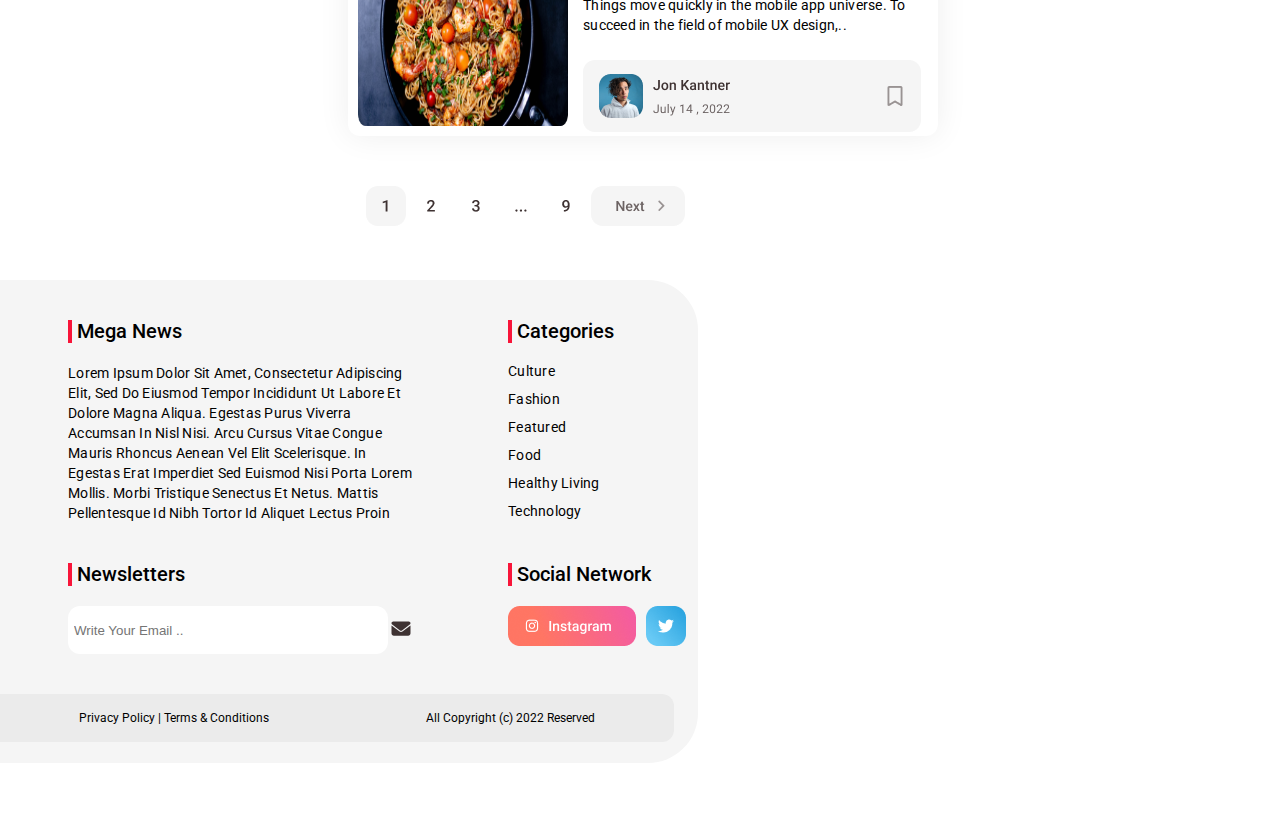
<file: pages/writer.html>
<!DOCTYPE html>
<html lang="en">
<head>
    <meta charset="UTF-8">
    <meta name="viewport" content="width=device-width, initial-scale=1.0">
    <link rel="stylesheet" href="/assets/styles/writer-mobile.css">
    <link rel="stylesheet" media="screen and (min-width: 744px)" href="/assets/styles/writer-tablet.css">
    <link rel="stylesheet" media="screen and (min-width: 1440px)" href="/assets/styles/writer-desktop.css">
    <title>Writer</title>
</head>
<body>
    <header>
        <!-- Row 1 -->
        <div class="row-1">
           <!-- Column 1 -->
           <div class="column-1">
               <div class="hamburger-menu">
                   <img src="/assets/images/menu.svg"/>
               </div>
               <div class="logo-text">
                   <p>MEGA.news</p>
               </div>
               <div class="nav-bar">
                   <ul class="nav-bar-list">
                       <li>
                           <select>
                               <option><p>Categories<p></option>
                           </select>
                       </li>
                       <li>
                           <select>
                               <option>
                                   <p>Pages</p>
                               </option>
                           </select>
                       </li>
                       <li>
                           <a>About Us</a>
                       </li>
                       <li>
                           <a>Contact Us</a>
                       </li>
                   </ul>
               </div>
           </div>
           <div class="column-2">
               <div class="search-bar">
                   <div>
                       <img src="/assets/images/ three-dots.svg">
                   </div>
                   <div>
                       <input placeholder="Search Anything">
                   </div>
                   <div>
                       <a>
                           <img src="/assets/images/ search-icon.png">
                       </a>
                   </div>
               </div>
               <div class="profile-div">
                   <ul class="profile-list">
                       <li>
                           <img src="/assets/images/ avatar.png" style="border-radius: 12px;">
                       </li>
                       <li>
                           <p>
                               Elgün
                           </p>
                       </li>
                       <li>
                           <img src="/assets/images/ arrow-down.svg" style="padding-top: 13px;">
                       </li>
                   </ul>
               </div>
               <div class="bookmark-div">
                   <img src="/assets/images/ bookmark.svg">
               </div>
           </div>
        </div>
        <!-- Row 2 -->
       <div class="row-2">
           <!-- Column Span 2 -->
           <div class="column-1">
               <div>
                   <img src="/assets/images/ three-dots.svg">
               </div>
               <div>
                   <input placeholder="Search Anything">
               </div>
               <div>
                   <a>
                       <img src="/assets/images/ search-icon.png">
                   </a>
               </div>
           </div>
       </div>
   </header>

   <main>
        <div class="direct-div">
            <p>
                <span class="span-1">Home > </span>
                <span class="span-2">Sport</span>
            </p>
        </div>

        <div class="writer">
            <img src="/assets/images/top-writer1.png" alt="">
        </div>

        <div class="content-header">
            <p  >Categories : Sport</p>
        </div>

        <div class="cards2">
            <div class="card2">
                <div>
                    <img src="/assets/images/ category-img1.png" class="main-image"/>
                </div>
                <div class="part2">
                    <div>
                        <p class="title">12 Mobile UX Design Trends For 2018</p>
                    </div>
                    <div>
                        <p class="desc">Things move quickly in the mobile app universe. To succeed in the field of mobile UX design,..</p>
                    </div>
                    <div class="info">
                        <img src="/assets/images/cards2-Info1.png"/>
                    </div>
                </div>
            </div>
            <div class="card2">
                <div>
                    <img src="/assets/images/ category-img2.png" class="main-image"/>
                </div>
                <div class="part2">
                    <div>
                        <p class="title">12 Mobile UX Design Trends For 2018</p>
                    </div>
                    <div>
                        <p class="desc">Things move quickly in the mobile app universe. To succeed in the field of mobile UX design,..</p>
                    </div>
                    <div class="info">
                        <img src="/assets/images/cards2-Info1.png"/>
                    </div>
                </div>
            </div>
            <div class="card2">
                <div>
                    <img src="/assets/images/ category-img3.png" class="main-image"/>
                </div>
                <div class="part2">
                    <div>
                        <p class="title">12 Mobile UX Design Trends For 2018</p>
                    </div>
                    <div>
                        <p class="desc">Things move quickly in the mobile app universe. To succeed in the field of mobile UX design,..</p>
                    </div>
                    <div class="info">
                        <img src="/assets/images/cards2-Info1.png"/>
                    </div>
                </div>
            </div>
            <div class="card2">
                <div>
                    <img src="/assets/images/ category-img4.png" class="main-image"/>
                </div>
                <div class="part2">
                    <div>
                        <p class="title">12 Mobile UX Design Trends For 2018</p>
                    </div>
                    <div>
                        <p class="desc">Things move quickly in the mobile app universe. To succeed in the field of mobile UX design,..</p>
                    </div>
                    <div class="info">
                        <img src="/assets/images/cards2-Info1.png"/>
                    </div>
                </div>
            </div>
            <div class="card2">
                <div>
                    <img src="/assets/images/ category-img5.png" class="main-image"/>
                </div>
                <div class="part2">
                    <div>
                        <p class="title">12 Mobile UX Design Trends For 2018</p>
                    </div>
                    <div>
                        <p class="desc">Things move quickly in the mobile app universe. To succeed in the field of mobile UX design,..</p>
                    </div>
                    <div class="info">
                        <img src="/assets/images/cards2-Info1.png"/>
                    </div>
                </div>
            </div>
            <div class="card2">
                <div>
                    <img src="/assets/images/ category-img6.png" class="main-image"/>
                </div>
                <div class="part2">
                    <div>
                        <p class="title">12 Mobile UX Design Trends For 2018</p>
                    </div>
                    <div>
                        <p class="desc">Things move quickly in the mobile app universe. To succeed in the field of mobile UX design,..</p>
                    </div>
                    <div class="info">
                        <img src="/assets/images/cards2-Info1.png"/>
                    </div>
                </div>
            </div>
            <div class="card2">
                <div>
                    <img src="/assets/images/ category-img7.png" class="main-image"/>
                </div>
                <div class="part2">
                    <div>
                        <p class="title">12 Mobile UX Design Trends For 2018</p>
                    </div>
                    <div>
                        <p class="desc">Things move quickly in the mobile app universe. To succeed in the field of mobile UX design,..</p>
                    </div>
                    <div class="info">
                        <img src="/assets/images/cards2-Info1.png"/>
                    </div>
                </div>
            </div>
            <div class="card2">
                <div>
                    <img src="/assets/images/ category-img8.png" class="main-image"/>
                </div>
                <div class="part2">
                    <div>
                        <p class="title">12 Mobile UX Design Trends For 2018</p>
                    </div>
                    <div>
                        <p class="desc">Things move quickly in the mobile app universe. To succeed in the field of mobile UX design,..</p>
                    </div>
                    <div class="info">
                        <img src="/assets/images/cards2-Info1.png"/>
                    </div>
                </div>
            </div>
            <div class="card2">
                <div>
                    <img src="/assets/images/ category-img9.png" class="main-image"/>
                </div>
                <div class="part2">
                    <div>
                        <p class="title">12 Mobile UX Design Trends For 2018</p>
                    </div>
                    <div>
                        <p class="desc">Things move quickly in the mobile app universe. To succeed in the field of mobile UX design,..</p>
                    </div>
                    <div class="info">
                        <img src="/assets/images/cards2-Info1.png"/>
                    </div>
                </div>
            </div>
            <div class="card2">
                <div>
                    <img src="/assets/images/ category-img10.png" class="main-image"/>
                </div>
                <div class="part2">
                    <div>
                        <p class="title">12 Mobile UX Design Trends For 2018</p>
                    </div>
                    <div>
                        <p class="desc">Things move quickly in the mobile app universe. To succeed in the field of mobile UX design,..</p>
                    </div>
                    <div class="info">
                        <img src="/assets/images/cards2-Info1.png"/>
                    </div>
                </div>
            </div>
            <div class="card2">
                <div>
                    <img src="/assets/images/ category-img11.png" class="main-image"/>
                </div>
                <div class="part2">
                    <div>
                        <p class="title">12 Mobile UX Design Trends For 2018</p>
                    </div>
                    <div>
                        <p class="desc">Things move quickly in the mobile app universe. To succeed in the field of mobile UX design,..</p>
                    </div>
                    <div class="info">
                        <img src="/assets/images/cards2-Info1.png"/>
                    </div>
                </div>
            </div>
            <div class="card2">
                <div>
                    <img src="/assets/images/ category-img12.png" class="main-image"/>
                </div>
                <div class="part2">
                    <div>
                        <p class="title">12 Mobile UX Design Trends For 2018</p>
                    </div>
                    <div>
                        <p class="desc">Things move quickly in the mobile app universe. To succeed in the field of mobile UX design,..</p>
                    </div>
                    <div class="info">
                        <img src="/assets/images/cards2-Info1.png"/>
                    </div>
                </div>
            </div>
        </div>
        <div class="pages">
            <img src="/assets/images/ pages.png" alt="">
        </div>
   </main>



















    <!-- footer -->
    <footer>
        <div class="f-container">
            <div class="f-div-1">
                <!-- Row 1 -->
                <div class='row-1'>
                    <p class="footer-header">Mega News</p>
                    <p class="footer-text" style="text-transform: capitalize;max-width: 350px;">Lorem ipsum dolor sit amet, consectetur adipiscing elit, sed do eiusmod tempor incididunt ut labore et dolore magna aliqua. Egestas purus viverra accumsan in nisl nisi. Arcu cursus vitae congue mauris rhoncus aenean vel elit scelerisque. In egestas erat imperdiet sed euismod nisi porta lorem mollis. Morbi tristique senectus et netus. Mattis pellentesque id nibh tortor id aliquet lectus proin</p>
                </div>
                <div class="row-1">
                    <p class="footer-header">Categories</p>
                    <ul class="footer-text" style="display: flex;flex-direction: column; gap: 12px;line-height: 16px;">
                        <li>Culture</li>
                        <li>Fashion</li>
                        <li>Featured</li>
                        <li>Food</li>
                        <li>Healthy Living</li>
                        <li>Technology</li>
                    </ul>
                </div>
                <!-- Row 2 -->
                <div class="row-1">
                    <p class="footer-header" >Newsletters</p>
                    <div class="mail">
                        <input type="email" placeholder="Write Your Email ..">
                        <a style="align-self: center;padding-left: 140px;">
                            <img src="/assets/images/envelope-solid.svg" style="width: 20px; height: 19px;">
                        </a>
                    </div>
                </div>

                <div class="row-1">
                    <p class="footer-header">Social Network</p>
                    <div style="display:flex;gap: 10px;">
                        <img src="/assets/images/ instagram.png"/>
                        <img src="/assets/images/ x.png">
                    </div>
                </div>
            </div>
            <div class="f-div-2">
                <p>Privacy Policy | Terms & Conditions</p>
                <p>All Copyright (c) 2022 Reserved</p>
            </div>
        </div>
        <div class="comment-container">
            <div>
                <p class="footer-header">New Comments</p>
            </div>
            <div class="comment">
                <p class="p-1">Ellsmartx</p>
                <p class="p-2" style="text-transform: capitalize;">how nice does this look 😍 I feel it should be delicious,..</p>
            </div>
            <div class="comment">
                <p class="p-1">Cassia</p>
                <p class="p-2" style="text-transform: capitalize;">Take a rest, i'll be cheer up you again in 2 next game go g..</p>
            </div>
            <div class="comment">
                <p class="p-1">Amanda</p>
                <p class="p-2" style="text-transform: capitalize;">you were stunning today, jan! 💗 great match 👍🏽👍🏽</p>
            </div>
            <div class="comment">
                <p class="p-1">Denis Simonassi</p>
                <p class="p-2" style="text-transform: capitalize;">It was a great match today Janzi! You did great😉🇩🇪</p>
            </div>
        </div>
        <div class="comment-container">
            <div>
                <p class="footer-header">Follow On Instagram</p>
            </div>
            <div class="images">
                <div>
                    <img src="/assets/images/01.png"/>
                </div>
                <div>
                    <img src="/assets/images/ 02.png"/>
                </div>
                <div>
                    <img src="/assets/images/ 03.png"/>
                </div>
                <div>
                    <img src="/assets/images/04.png"/>
                </div>
                <div>
                    <img src="/assets/images/ 05.png"/>
                </div>
                <div>
                    <img src="/assets/images/06.png"/>
                </div>
                <div>
                    <img src="/assets/images/07.png"/>
                </div>
                <div>
                    <img src="/assets/images/ 08.png"/>
                </div>
                <div>
                    <img src="/assets/images/ 09.png"/>
                </div>
            </div>
        </div>
    </footer>
</body>
</html>
</file>
<file: assets/styles/indexmobile.css>
@import url('https://fonts.googleapis.com/css2?family=Roboto:wght@400;500;700&display=swap');

*
{
    margin: 0;
    padding: 0;
    box-sizing: border-box;
}

ul,li
{
    list-style: none;
}

header .row-1
{
    display: flex;
    flex-direction: row;
    padding: 45px 16px;
    gap: 10px;
    justify-content: space-between;
}

header .row-2
{
    display: none;
}

header .row-1 .nav-bar
{
    display: none;
}

header .row-1 .logo-text
{
    display: none;
}

header .row-1 .column-2  .search-bar
{
    display: flex;
    flex-direction: row;
    padding: 16px;
    height: 48px;
    width: 300px;
    border-radius: 12px;
    background: var(--Gray, #F5F5F5);
}

header .row-1 .column-2  .profile-div
{
    display: none;
}

header .row-1 .column-2  .bookmark-div
{
    display: none;
}


header .row-1 .column-2  .search-bar input
{
    border: none;
    background: var(--Gray, #F5F5F5);
    padding-bottom: 5px;
    width: 220px;
}

header .row-1 .column-2  .search-bar input:focus
{
    outline: none;
}



/* main */
main .main-div1
{
    display: flex;
    flex-direction: row;
    justify-content: space-between;
    padding: 0 12px;
    align-items: center;
}
main .main-div1 .main-p1
{
    font-family: 'Roboto' , sans-serif;
    font-size: 20px;
    font-weight: 500;
    line-height: 23px;
    letter-spacing: 0px;
    text-align: left;
    border-left: 4px solid #F81539;
    padding-left: 5px;
}

main .main-div1 .arrow-div
{
    display: flex;
    flex-direction: row;
    gap: 15px;
}

main .main-div2
{
    display: none;
}

main .top-div
{
    display: none;
}

main .main-div3 
{
    display: none;
}

main .cards
{
    display: flex;
    justify-content: center;
    padding: 20px 10px;
    gap: 20px;
}

main .cards .card
{
    width: Fixed(358px);
    height: Fixed(385px);
    padding: 10px;
    top: 60px;
    border-radius: 12px;
    background-color: #ffffff;
    box-shadow: 0px 0px 32px 0px #00000012;
}

main .cards > div:nth-child(2)
{
    display: none;
}

main .cards > div:nth-child(3)
{
    display: none;
}

main .cards >  div:nth-child(4)
{
    display: none;
}

main .cards .card .title
{
    font-family: 'Roboto' , sans-serif;
    font-size: 16px;
    font-weight: 500;
    line-height: 19px;
    letter-spacing: 0px;
    text-align: left;
    padding: 15px 5px;
}

main .cards .card .desc
{
    font-family: 'Roboto' , sans-serif;
    font-size: 14px;
    font-weight: 400;
    line-height: 20px;
    letter-spacing: 0.25px;
    text-align: left;
    padding: 15px 5px;
    max-width: 328px;
}

main .football
{
    margin-top: 30px;
    width: 100%;
    height: 392px;
    display: flex;
    gap: 20px;
    flex-direction: row;
    justify-content: center;
    align-items: center;
    background-position: center;
    background-size: cover;
    background-image: url('/assets/images/\ football-background.png');
}

main .football .competition
{
    display: none;
}

main .football .club-table
{
    display: none;
}

main .cards2
{
    display: flex;
    flex-direction: column;
    align-items: center;
    padding: 20px 10px;
    gap: 20px;
}

main .cards2 .card2
{
    width: Fixed(358px);
    height: Fixed(385px);
    padding: 10px;
    top: 60px;
    border-radius: 12px;
    background-color: #ffffff;
    box-shadow: 0px 0px 32px 0px #00000012;
}

main .cards2 .card2 .part2
{
    display: flex;
    flex-direction: column;
    gap: 25px;
    padding-top: 15px;
}

main .cards2 .card2 .part2 .title 
{
    font-family: 'Roboto' , sans-serif;
    font-size: 16px;
    font-weight: 500;
    line-height: 19px;
    letter-spacing: 0px;
    text-align: left;
}

main .cards2 .card2 .part2 .desc 
{
    font-family: 'Roboto' , sans-serif;
    font-size: 14px;
    font-weight: 400;
    line-height: 20px;
    letter-spacing: 0.25px;
    text-align: left;
    max-width: 328px;
}

main .cards2 > div:nth-child(2)
{
    display: none;
}
main .cards2 > div:nth-child(3)
{
    display: none;
}
main .cards2 > div:nth-child(4)
{
    display: none;
}
main .cards2 > div:nth-child(5)
{
    display: none;
}
main .cards2 > div:nth-child(6)
{
    display: none;
}

main .latest-videos
{
    background-color: #f5f5f5;
    width: 100%;
    height: 445px;
}

main .latest-videos .main-div1 .left-arrow , .right-arrow
{
    display: none;
}

main .latest-videos .video-div
{
    display: flex;
    justify-content: center;
    padding-top: 25px;
}

main .latest-videos .video-container .cards3
{
    display: none;
}

main .air-div
{
    background: #F5F5F5;
    display: flex;
    justify-content: center;
    height: 335px;
    align-items: center;
}

main .air-div .cards4
{
    display: none;
}

footer
{
    display: none;
}
</file>
<file: assets/styles/indextablet.css>
@import url('https://fonts.googleapis.com/css2?family=Roboto:wght@400;500;700&display=swap');

*{
    margin: 0;
    padding: 0;
    box-sizing: border-box;
}

ul , li 
{
    list-style: none;
}

header 
{
    display: flex;
    flex-direction: column;
    background: var(--White, #FFF);
    height: 156px;

    /* Shadow */
    box-shadow: 0px 0px 32px 0px rgba(0, 0, 0, 0.07);
}

header .row-1 
{
    display: flex;
    flex-direction: row;
    padding: 15px 70px;
    justify-content: center;
    gap: 174px;
}

header .row-1 .column-1
{
    display: flex;
    flex-direction: row;
    gap: 30px;
}

header .row-1 .column-1 p
{
    color: var(--Secondary, #FC4308);
    font-feature-settings: 'clig' off, 'liga' off;
    font-family: 'Roboto' , sans-serif;
    font-size: 22px;
    font-style: normal;
    font-weight: 700;
    line-height: normal;
    padding-top: 13px;
}

header .row-1 .column-1 .nav-bar
{
    display: none;
}

header .row-1 .column-2
{
    display: flex;
    flex-direction: row;
    gap: 50px;
}

header .row-1 .column-1 .hamburger
{
    display: block;
}

header .row-1 .column-2 .profile-list
{
    display: flex;
    flex-direction: row;
    gap: 8px;
}

header .row-1 .column-2 .profile-list p
{
    color: #000;
    font-feature-settings: 'clig' off, 'liga' off;

    /* H5 */
    font-family: 'Roboto' , sans-serif;
    font-size: 16px;
    font-style: normal;
    font-weight: 500;
    line-height: normal;
    text-transform: capitalize;
    padding-top: 13px;
}

header .row-1 .column-2  .search-bar
{
    display: none;
}


header .row-2 
{
    display: flex;
    justify-content: center;
}

header .row-2 .column-1
{
    display: flex;
    flex-direction: row;
    width: 604px;
    height: 50px;
    padding: 16px 16px;
    flex-shrink: 0;
    align-items: center;
    border-radius: 12px;
    background: var(--Gray, #F5F5F5);
}

header .row-2 .column-1 input
{
    border: none;
    background: var(--Gray, #F5F5F5);
    padding: 0 20px;
    padding-bottom: 5px;
    width: 514px;
}

header .row-2 .column-1 input:focus
{
    outline: none;
}

header .row-2 .column-1 input::placeholder
{
    color: var(--Black-75, rgba(62, 50, 50, 0.75));
    font-feature-settings: 'clig' off, 'liga' off;

    /* Input text */
    font-family: 'Roboto' , sans-serif;
    font-size: 14px;
    font-style: normal;
    font-weight: 400;
    line-height: normal;
    text-transform: capitalize;
}

header .row-2 .column-1 a:hover
{
    cursor: pointer;
}

header .row-1 .column-2  .profile-div
{
    display: inline;
}

header .row-1 .column-2  .bookmark-div
{
    display: inline;
}

header .row-1 .nav-bar
{
    display: inline;
}

header .row-1 .logo-text
{
    display: inline;
}

/* main */
main
{
    display: flex;
    flex-direction: column;
    padding-top: 40px;
}

main .main-div1
{
    display: flex;
    flex-direction: row;
    justify-content: space-around;
    padding: 50px 12px;
    gap: 250px;
}

main .main-div2
{
    display: block;
    align-self: center;
}

main .top-div
{
    display: none;
}

main .slider
{
    display: block;
}

main .main-div3 
{
    display: none;
}

main .cards > div:nth-child(2)
{
    display: inline;
}

main .cards > div:nth-child(3)
{
    display: none;
}

main .cards > div:nth-child(4)
{
    display: none;
}

main .cards .card
{
    width: 340px;
}

main .cards .card img
{
    width: calc(100% - 1px);
}

main .football
{
    height: 464px;
}

main .football .calendar
{
    display: none;
}

main .football .competition
{
    display: inline;
}

main .cards2 .card2
{
    width: 590px;
    height: 210px;
    display: flex;
    flex-direction: row;
    gap: 15px;
}

main .cards2 .card2 .main-image
{
    width: 210px;
    height: 190px;
}

main .cards2
{
    display: grid;
    grid-template-columns: 604px;
    justify-content: center;
    padding: 20px 10px;
    gap: 20px;
}

main .cards2 > div:nth-child(2)
{
    display: flex;
}
main .cards2 > div:nth-child(3)
{
    display: flex;
}
main .cards2 > div:nth-child(4)
{
    display: flex;
}
main .cards2 > div:nth-child(5)
{
    display: flex;
}
main .cards2 > div:nth-child(6)
{
    display: flex;
}

main .latest-videos
{
   height: 587px;
}

main .latest-videos .video-div img
{
   content: url('/assets/images/\ video2.png');
}

main .latest-videos .video-container .cards3
{
    display: none;
}

main .air-div .air-div-1 img
{
    content: url('/assets/images/city-widget2.png');
}

main .air-div 
{
    height: 382px;
}

main .air-div .cards4
{
    display: none;
}


/* Footer */
footer
{
    display: flex;
    overflow-x: hidden;
    padding: 50px 0;
}

footer .f-container
{
    width: 698px;
    height: 483px; 
    background-color: #F5F5F5;
    border-radius: 0 50px 50px 0;
}

footer .f-container .f-div-1
{
    display: grid;
    padding: 40px 68px;
    gap: 40px;
    grid-template-columns: repeat(2,400px);
}

footer .f-container .f-div-1 .footer-header
{
    font-family: 'Roboto' , sans-serif;
    font-size: 20px;
    font-weight: 500;
    line-height: 23px;
    letter-spacing: 0px;
    text-align: left;
    border-left: 4px solid #F81539;
    padding-left: 5px;
}

footer .f-container .f-div-1 .footer-text
{
    font-family: 'Roboto' , sans-serif;
    font-size: 14px;
    font-weight: 400;
    line-height: 20px;
    letter-spacing: 0.25px;
}

footer .f-container .f-div-1 .row-1
{
    display: flex;
    flex-direction: column;
    gap: 20px;
}

footer .f-container .f-div-1 .row-1 .mail
{
    display: flex;
    flex-direction: row;
    align-items: center;
    width: 320px;
    height: 48px;
    border-radius: 12px;
    background-color: #FFFFFF;
}

footer .f-container .f-div-1 .mail input
{
    border-radius: 12px;
    border: none;
    padding-left: 6px;
}

footer .f-container .f-div-1 .mail input:focus
{
    outline: none;
}

footer .f-container .f-div-2
{
    background: #3E32320D;
    width: 674px;
    height: 48px;
    border-radius: 0 12px 12px 0px;
    display: flex;
    flex-direction: row;
    align-items: center;
    justify-content: space-around;
}

footer .f-container .f-div-2 p
{

    font-family: 'Roboto' ,sans-serif;
    font-size: 12px;
    font-weight: 400;
    line-height: 14px;
    letter-spacing: 0px;
}

footer .comment-container
{
    display: none;
}

footer .comment-container .images
{
    display: none;
}
</file>
<file: assets/styles/indexdesktop.css>
@import url('https://fonts.googleapis.com/css2?family=Roboto:wght@400;500;700&display=swap');

*{
    margin: 0;
    padding: 0;
    box-sizing: border-box;
}

header .row-2 
{
    display: none;
}

header 
{
    box-shadow: none;
}
 
header .row-1 .column-1 .nav-bar
{
    display: inline;
    padding-top: 16px;
}

header .row-1 .column-1 .nav-bar .nav-bar-list
{
    display: flex;
    gap: 30px;
}

header .row-1 .column-1 .nav-bar .nav-bar-list select
{
    border: none;
    font-family: 'Roboto' , sans-serif;
    font-size: 16px;
    font-weight: 500;
}

header .row-1 .column-1 .nav-bar .nav-bar-list a
{
    border: none;
    font-family: 'Roboto' , sans-serif;
    font-size: 16px;
    font-weight: 500;
}

header .row-1 .column-2  .search-bar
{
    display: flex;
    flex-direction: row;
    padding: 16px;
    height: 48px;
    width: 210px;
    border-radius: 12px;
    background: var(--Gray, #F5F5F5);
}

header .row-1 .column-2  .search-bar input
{
    border: none;
    background: var(--Gray, #F5F5F5);
    padding-bottom: 5px;
    width: 130px;
}

header .row-1 .column-2  .search-bar input:focus
{
    outline: none;
}

header
{
    height: 100px;
}

header .row-1 .column-1 .hamburger-icon
{
    display: none;
}
/* main */

main
{
    padding-top: 0;
}

main .top-div img
{
    width: 1250px;   
}

main .top-div
{
    display: block;
    align-self: center;
}

main .slider
{
    display: none;
}

main .main-div3 
{
    display: flex;
    flex-direction: row;
    justify-content: center;
    padding-top: 50px;
    gap: 15px;
}

main .main-div3 img
{
    width: 290px;
    height: 350px;
}

main .main-div1
{
    gap: 760px;
}

main .cards div:nth-child(3)
{
    display: inline;
}

main .cards div:nth-child(4)
{
    display: inline;
}

main .cards .card
{
    width: 290px;
}

main .cards .card img
{
    width: calc(100% - 1px);
}



main .football .calendar
{
    display: inline;
}

main .football .calendar img
{
    width: 325px
}

main .football .competition
{
    display: inline;
}

main .football .competition img
{
    width: 430px;
}

main .football .club-table
{
    display: inline;
}

main .football .club-table img
{
    width: 555px;
}

main .cards2
{
    display: grid;
    grid-template-columns: repeat(2,604px);
    padding: 20px 10px;
    gap: 20px;
}

main .latest-videos
{
   height: 500px;
}

main .latest-videos .main-div1 .left-arrow , .right-arrow
{
    display: inline;
}

main .latest-videos .main-div1 .show-all
{
    display: none;
}

main .latest-videos .video-container .video-div img
{
    content: url('/assets/images/\ video3.png');
    width: 514px;
}

main .latest-videos .video-container
{
    display: flex;
    flex-direction: row;
    padding-left: 110px;
    align-items: center;
    gap: 20px;
}

main .latest-videos .video-container .video-div
{
    justify-self: flex-start;
}

main .latest-videos .video-container .cards3
{
    display: grid;
    grid-template-columns: repeat(2,350px);
    align-self: flex-start;
    padding-top: 23px;
    gap: 10px;
}

main .latest-videos .video-container .cards3 .card3
{
    display: flex;
    flex-direction: row;
    width: 350px;
    height: 150px;
    border-radius: 12px;
    background: #FFFFFF;
    box-shadow: 0px 0px 32px 0px #00000012;
}

main .latest-videos .video-container .cards3 .card3 img
{
    padding: 10px;
    width: 150px;
}

main .latest-videos .video-container .cards3 .card3 .video-descs
{
    display: flex;
    flex-direction: column;
    padding: 10px;
    gap: 5px;
}

main .latest-videos .video-container .cards3 .card3 .video-descs .p-1
{
    font-family: 'Roboto' , sans-serif;
    font-size: 12px;
    font-weight: 500;
    line-height: 19px;
    letter-spacing: 0px;
    text-align: left;
    text-transform: capitalize;
}

main .latest-videos .video-container .cards3 .card3 .video-descs .p-2
{
    font-family: 'Roboto' , sans-serif;
    font-size: 8px;
    font-weight: 400;
    line-height: 20px;
    letter-spacing: 0.25px;
    text-align: left;
    text-transform: capitalize;
    max-width: 300px;
}

main .air-div .air-div-1 img
{
    content: url('/assets/images/weather-widget.png');
    width: 634px;
}

main .air-div 
{
    height: 550px;
    gap: 20px;
}

main .air-div .cards4
{
    display: grid;
    grid-template-columns: repeat(2,300px);
    grid-template-rows: repeat(2,220px);
    gap: 15px;
    padding-top: 12px;
}

/* footer */
footer
{
    display: flex;
    justify-content: space-evenly;
    overflow-x: hidden;
    padding-top: 60px;
    padding-bottom: 30px;
}

footer .comment-container
{
    display: flex;
    flex-direction: column;
    padding: 40px 20px;
    gap: 20px;
}

footer .comment-container .footer-header
{
    font-family: 'Roboto' , sans-serif;
    font-size: 20px;
    font-weight: 500;
    line-height: 23px;
    letter-spacing: 0px;
    text-align: left;
    border-left: 4px solid #F81539;
    padding-left: 5px;
}

footer .comment-container .comment
{
    background-color: #F5F5F5;
    width: 300px;
    height: 75px;
    border-radius: 12px;
    display: flex;
    flex-direction: column;
    gap: 8px;
    justify-content: center;
    padding: 20px;
}

footer .comment-container .comment .p-1
{
    font-family: 'Roboto' , sans-serif;
    font-size: 16px;
    font-weight: 500;
    line-height: 19px;
    letter-spacing: 0px;
    text-align: left;
}

footer .comment-container .comment .p-2
{
    font-family: 'Roboto' , sans-serif;
    font-family: Roboto;
    font-size: 12px;
    font-weight: 400;
    line-height: 14px;
    letter-spacing: 0px;
}

footer .comment-container .images
{
    display: grid;
    grid-template-columns: repeat(3,104px);
    gap: 20px;
}
</file>
<file: assets/styles/404tablet.css>
@import url('https://fonts.googleapis.com/css2?family=Roboto:wght@400;500;700&display=swap');

*{
    margin: 0;
    padding: 0;
    box-sizing: border-box;
}

ul , li 
{
    list-style: none;
}

header 
{
    display: flex;
    flex-direction: column;
    background: var(--White, #FFF);
    height: 156px;

    /* Shadow */
    box-shadow: 0px 0px 32px 0px rgba(0, 0, 0, 0.07);
}

header .row-1 
{
    display: flex;
    flex-direction: row;
    padding: 15px 70px;
    justify-content: center;
    gap: 174px;
}

header .row-1 .column-1
{
    display: flex;
    flex-direction: row;
    gap: 30px;
}

header .row-1 .column-1 p
{
    color: var(--Secondary, #FC4308);
    font-feature-settings: 'clig' off, 'liga' off;
    font-family: 'Roboto' , sans-serif;
    font-size: 22px;
    font-style: normal;
    font-weight: 700;
    line-height: normal;
    padding-top: 13px;
}

header .row-1 .column-1 .nav-bar
{
    display: none;
}

header .row-1 .column-2
{
    display: flex;
    flex-direction: row;
    gap: 50px;
}

header .row-1 .column-2 .profile-list
{
    display: flex;
    flex-direction: row;
    gap: 8px;
}

header .row-1 .column-2 .profile-list p
{
    color: #000;
    font-feature-settings: 'clig' off, 'liga' off;

    /* H5 */
    font-family: 'Roboto' , sans-serif;
    font-size: 16px;
    font-style: normal;
    font-weight: 500;
    line-height: normal;
    text-transform: capitalize;
    padding-top: 13px;
}

header .row-1 .column-2  .search-bar
{
    display: none;
}


header .row-2 
{
    display: flex;
    justify-content: center;
}

header .row-2 .column-1
{
    display: flex;
    flex-direction: row;
    width: 604px;
    height: 50px;
    padding: 16px 16px;
    flex-shrink: 0;
    align-items: center;
    border-radius: 12px;
    background: var(--Gray, #F5F5F5);
}

header .row-2 .column-1 input
{
    border: none;
    background: var(--Gray, #F5F5F5);
    padding: 0 20px;
    padding-bottom: 5px;
    width: 514px;
}

header .row-2 .column-1 input:focus
{
    outline: none;
}

header .row-2 .column-1 input::placeholder
{
    color: var(--Black-75, rgba(62, 50, 50, 0.75));
    font-feature-settings: 'clig' off, 'liga' off;

    /* Input text */
    font-family: 'Roboto' , sans-serif;
    font-size: 14px;
    font-style: normal;
    font-weight: 400;
    line-height: normal;
    text-transform: capitalize;
}

header .row-2 .column-1 a:hover
{
    cursor: pointer;
}


body .btn
{
    display: flex;
    justify-content: center;
    align-items: center;
    width: 48px;
    height: 48px;
    background-color: #F5F5F5;
    border: none;
    border: 26px;
}

body .btn:hover
{
    background-color: gray;
}

body .offcanvas-header
{
    font-family: Roboto;
    font-size: 22px;
    font-weight: 700;
    line-height: 26px;
    letter-spacing: 0px;
    text-align: left;
    color: #FC4308;
    margin-top: 10px;
}

body .offcanvas-header
{
    display: flex;
    flex-direction: row;
    align-items: center;
}

body .btn-close
{
    font-size: 16px;
}

body .offcanvas-body
{
    display: flex;
    flex-direction: column;
    align-items: center;
}

body .list-div
{
    width: 100%;
    padding-top: 40px;
    display: flex;
    flex-direction: row;
    justify-content: space-between;
}

/* main ... */
main
{
    display: flex;
    flex-direction: column;
    justify-content: center;
    align-items: center;
    height: 500px;
    gap: 50px;
}

main .text-404
{
    font-family: 'Roboto' , sans-serif;
    font-size: 192px;
    font-weight: 500;
    line-height: 225px;
    letter-spacing: 0em;
    text-align: center;
    color: #FC4308;
}

main .error-mes
{
    font-family: 'Roboto' , sans-serif;
    font-size: 16px;
    font-weight: 500;
    line-height: 19px;
    letter-spacing: 0px;
    text-align: center;

}

/* footer */
footer
{
    display: flex;
    overflow-x: hidden;
    padding-bottom: 30px;
}

footer .f-container
{
    width: 698px;
    height: 483px; 
    background-color: #F5F5F5;
    border-radius: 0 50px 50px 0;
}

footer .f-container .f-div-1
{
    display: grid;
    padding: 40px 68px;
    gap: 40px;
    grid-template-columns: repeat(2,400px);
}

footer .f-container .f-div-1 .footer-header
{
    font-family: 'Roboto' , sans-serif;
    font-size: 20px;
    font-weight: 500;
    line-height: 23px;
    letter-spacing: 0px;
    text-align: left;
    border-left: 4px solid #F81539;
    padding-left: 5px;
}

footer .f-container .f-div-1 .footer-text
{
    font-family: 'Roboto' , sans-serif;
    font-size: 14px;
    font-weight: 400;
    line-height: 20px;
    letter-spacing: 0.25px;
}

footer .f-container .f-div-1 .row-1
{
    display: flex;
    flex-direction: column;
    gap: 20px;
}

footer .f-container .f-div-1 .row-1 .mail
{
    display: flex;
    flex-direction: row;
    align-items: center;
    width: 320px;
    height: 48px;
    border-radius: 12px;
    background-color: #FFFFFF;
}

footer .f-container .f-div-1 .mail input
{
    border-radius: 12px;
    border: none;
    padding-left: 6px;
}

footer .f-container .f-div-1 .mail input:focus
{
    outline: none;
}

footer .f-container .f-div-2
{
    background: #3E32320D;
    width: 674px;
    height: 48px;
    border-radius: 0 12px 12px 0px;
    display: flex;
    flex-direction: row;
    align-items: center;
    justify-content: space-around;
}

footer .f-container .f-div-2 p
{

    font-family: 'Roboto' ,sans-serif;
    font-size: 12px;
    font-weight: 400;
    line-height: 14px;
    letter-spacing: 0px;
}

footer .comment-container
{
    display: none;
}

footer .comment-container .images
{
    display: none;
}
</file>
<file: assets/styles/404desktop.css>
@import url('https://fonts.googleapis.com/css2?family=Roboto:wght@400;500;700&display=swap');

*{
    margin: 0;
    padding: 0;
    box-sizing: border-box;
}

header .row-2 
{
    display: none;
}

header 
{
    box-shadow: none;
}
 
header .row-1 .column-1 .nav-bar
{
    display: inline;
    padding-top: 16px;
}

header .row-1 .column-1 .hamburger
{
    display:none;
}

header .row-1 .column-1 .nav-bar .nav-bar-list
{
    display: flex;
    gap: 30px;
}

header .row-1 .column-1 .nav-bar .nav-bar-list select
{
    border: none;
    font-family: 'Roboto' , sans-serif;
    font-size: 16px;
    font-weight: 500;
}

header .row-1 .column-1 .nav-bar .nav-bar-list a
{
    border: none;
    font-family: 'Roboto' , sans-serif;
    font-size: 16px;
    font-weight: 500;
}

header .row-1 .column-2  .search-bar
{
    display: flex;
    flex-direction: row;
    padding: 16px;
    height: 48px;
    width: 210px;
    border-radius: 12px;
    background: var(--Gray, #F5F5F5);
}

header .row-1 .column-2  .search-bar input
{
    border: none;
    background: var(--Gray, #F5F5F5);
    padding-bottom: 5px;
}

header .row-1 .column-2  .search-bar input:focus
{
    outline: none;
}

/* footer */
footer
{
    display: flex;
    justify-content: space-evenly;
    overflow-x: hidden;
    padding-top: 60px;
    padding-bottom: 30px;
}

footer .comment-container
{
    display: flex;
    flex-direction: column;
    padding: 40px 20px;
    gap: 20px;
}

footer .comment-container .footer-header
{
    font-family: 'Roboto' , sans-serif;
    font-size: 20px;
    font-weight: 500;
    line-height: 23px;
    letter-spacing: 0px;
    text-align: left;
    border-left: 4px solid #F81539;
    padding-left: 5px;
}

footer .comment-container .comment
{
    background-color: #F5F5F5;
    width: 300px;
    height: 75px;
    border-radius: 12px;
    display: flex;
    flex-direction: column;
    gap: 8px;
    justify-content: center;
    padding: 20px;
}

footer .comment-container .comment .p-1
{
    font-family: 'Roboto' , sans-serif;
    font-size: 16px;
    font-weight: 500;
    line-height: 19px;
    letter-spacing: 0px;
    text-align: left;
}

footer .comment-container .comment .p-2
{
    font-family: 'Roboto' , sans-serif;
    font-family: Roboto;
    font-size: 12px;
    font-weight: 400;
    line-height: 14px;
    letter-spacing: 0px;
}

footer .comment-container .images
{
    display: grid;
    grid-template-columns: repeat(3,104px);
    gap: 20px;
}
</file>
<file: assets/styles/categories.css>
@import url('https://fonts.googleapis.com/css2?family=Roboto:wght@400;500;700&display=swap');

*{
    margin: 0;
    padding: 0;
    box-sizing: border-box;
}

ul , li 
{
    list-style: none;
}

header 
{
    display: flex;
    flex-direction: column;
    background: var(--White, #FFF);
    height: 156px;

    /* Shadow */
    box-shadow: 0px 0px 32px 0px rgba(0, 0, 0, 0.07);
}

header .row-1 
{
    display: flex;
    flex-direction: row;
    padding: 15px 70px;
    justify-content: center;
    gap: 174px;
}

header .row-1 .column-1
{
    display: flex;
    flex-direction: row;
    gap: 30px;
}

header .row-1 .column-1 p
{
    color: var(--Secondary, #FC4308);
    font-feature-settings: 'clig' off, 'liga' off;
    font-family: 'Roboto' , sans-serif;
    font-size: 22px;
    font-style: normal;
    font-weight: 700;
    line-height: normal;
    padding-top: 13px;
}

header .row-1 .column-1 .nav-bar
{
    display: none;
}

header .row-1 .column-2
{
    display: flex;
    flex-direction: row;
    gap: 50px;
}

header .row-1 .column-1 .hamburger
{
    display: block;
}

header .row-1 .column-2 .profile-list
{
    display: flex;
    flex-direction: row;
    gap: 8px;
}

header .row-1 .column-2 .profile-list p
{
    color: #000;
    font-feature-settings: 'clig' off, 'liga' off;

    /* H5 */
    font-family: 'Roboto' , sans-serif;
    font-size: 16px;
    font-style: normal;
    font-weight: 500;
    line-height: normal;
    text-transform: capitalize;
    padding-top: 13px;
}

header .row-1 .column-2  .search-bar
{
    display: none;
}


header .row-2 
{
    display: flex;
    justify-content: center;
}

header .row-2 .column-1
{
    display: flex;
    flex-direction: row;
    width: 604px;
    padding: 16px 16px;
    flex-shrink: 0;
    align-items: center;
    border-radius: 12px;
    background: var(--Gray, #F5F5F5);
}

header .row-2 .column-1 input
{
    border: none;
    background: var(--Gray, #F5F5F5);
    padding: 0 20px;
    padding-bottom: 5px;
    width: 514px;
}

header .row-2 .column-1 input:focus
{
    outline: none;
}

header .row-2 .column-1 input::placeholder
{
    color: var(--Black-75, rgba(62, 50, 50, 0.75));
    font-feature-settings: 'clig' off, 'liga' off;

    /* Input text */
    font-family: 'Roboto' , sans-serif;
    font-size: 14px;
    font-style: normal;
    font-weight: 400;
    line-height: normal;
    text-transform: capitalize;
}

header .row-2 .column-1 a:hover
{
    cursor: pointer;
}

header .row-1 .column-2  .profile-div
{
    display: inline;
}

header .row-1 .column-2  .bookmark-div
{
    display: inline;
}

header .row-1 .nav-bar
{
    display: inline;
}

header .row-1 .logo-text
{
    display: inline;
}

/* main css... */
main
{
    display: grid;
    grid-template-columns: repeat(2,292px);
    padding: 30px 60px;
    justify-content: center;
    row-gap: 45px;
    column-gap: 25px;
}

main .grid-element
{
    display: flex;
    flex-direction: column;
    gap: 15px;
}

main .grid-element .element-header
{
    font-family: 'Roboto' , sans-serif;
    font-size: 18px;
    font-weight: 500;
    line-height: 23px;
    letter-spacing: 0px;
    text-align: left;
    border-left: 4px solid #F81539;
    padding-left: 5px;
}

main .grid-element .element-list
{
    display: flex;
    flex-direction: column;
    gap: 15px;
    font-family: 'Roboto' , sans-serif;
    font-size: 13px;
    font-weight: 400;
    line-height: 15px;
    letter-spacing: 0px;
    text-align: left;

}

/* footer css ...*/
* Footer */
footer
{
    display: flex;
    overflow-x: hidden;
    padding: 50px 0;
}

footer .f-container
{
    width: 698px;
    height: 483px; 
    background-color: #F5F5F5;
    border-radius: 0 50px 50px 0;
}

footer .f-container .f-div-1
{
    display: grid;
    padding: 40px 68px;
    gap: 40px;
    grid-template-columns: repeat(2,400px);
}

footer .f-container .f-div-1 .footer-header
{
    font-family: 'Roboto' , sans-serif;
    font-size: 20px;
    font-weight: 500;
    line-height: 23px;
    letter-spacing: 0px;
    text-align: left;
    border-left: 4px solid #F81539;
    padding-left: 5px;
}

footer .f-container .f-div-1 .footer-text
{
    font-family: 'Roboto' , sans-serif;
    font-size: 14px;
    font-weight: 400;
    line-height: 20px;
    letter-spacing: 0.25px;
}

footer .f-container .f-div-1 .row-1
{
    display: flex;
    flex-direction: column;
    gap: 20px;
}

footer .f-container .f-div-1 .row-1 .mail
{
    display: flex;
    flex-direction: row;
    align-items: center;
    width: 320px;
    height: 48px;
    border-radius: 12px;
    background-color: #FFFFFF;
}

footer .f-container .f-div-1 .mail input
{
    border-radius: 12px;
    border: none;
    padding-left: 6px;
}

footer .f-container .f-div-1 .mail input:focus
{
    outline: none;
}

footer .f-container .f-div-2
{
    background: #3E32320D;
    width: 674px;
    height: 48px;
    border-radius: 0 12px 12px 0px;
    display: flex;
    flex-direction: row;
    align-items: center;
    justify-content: space-around;
}

footer .f-container .f-div-2 p
{

    font-family: 'Roboto' ,sans-serif;
    font-size: 12px;
    font-weight: 400;
    line-height: 14px;
    letter-spacing: 0px;
}

footer .comment-container
{
    display: none;
}

footer .comment-container .images
{
    display: none;
}
</file>
<file: assets/styles/category-mobile.css>
@import url('https://fonts.googleapis.com/css2?family=Roboto:wght@100;300;400;500;700&display=swap');

*
{
    margin: 0;
    padding: 0;
    box-sizing: border-box;
}

ul,li
{
    list-style: none;
}

header .row-1
{
    display: flex;
    flex-direction: row;
    padding: 45px 16px;
    gap: 10px;
    justify-content: space-between;
}

header .row-2
{
    display: none;
}

header .row-1 .nav-bar
{
    display: none;
}

header .row-1 .logo-text
{
    display: none;
}

header .row-1 .column-2  .search-bar
{
    display: flex;
    flex-direction: row;
    padding: 16px;
    height: 48px;
    width: 300px;
    border-radius: 12px;
    background: var(--Gray, #F5F5F5);
}

header .row-1 .column-2  .profile-div
{
    display: none;
}

header .row-1 .column-2  .bookmark-div
{
    display: none;
}


header .row-1 .column-2  .search-bar input
{
    border: none;
    background: var(--Gray, #F5F5F5);
    padding-bottom: 5px;
    width: 220px;
}

header .row-1 .column-2  .search-bar input:focus
{
    outline: none;
}

/* main css => */
main
{
    padding-left: 20px;
    display: flex;
    flex-direction: column;
    align-items: center;
}

main .direct-div
{
    padding-right: 290px;
}

main .direct-div .span-1
{
    font-family: 'Roboto' , sans-serif;
    font-size: 12px;
    font-weight: 500;
    line-height: 14px;
    letter-spacing: 0px;
    text-align: left;
}

main .direct-div .span-2
{
    font-family: 'Roboto' , sans-serif;
    font-size: 12px;
    font-weight: 400;
    line-height: 14px;
    letter-spacing: 0px;
    text-align: left;
}

main .top-categories
{
    padding-right: 15px;
    padding-top: 35px;
}

main .content-header
{
    padding-right: 190px;
    padding-top: 35px;
}

main .content-header p
{
    font-family: 'Roboto' , sans-serif;
    font-size: 20px;
    font-weight: 500;
    line-height: 23px;
    letter-spacing: 0px;
    text-align: left;
    border-left: 4px solid #F81539;
    padding-left: 5px;
}

main .cards2
{
    display: flex;
    flex-direction: column;
    align-items: center;
    padding-top: 30px;
    padding-right: 20px;
    gap: 20px;
}

main .cards2 .card2
{
    width: Fixed(358px);
    height: Fixed(385px);
    padding: 10px;
    top: 60px;
    border-radius: 12px;
    background-color: #ffffff;
    box-shadow: 0px 0px 32px 0px #00000012;
}

main .cards2 .card2 .part2
{
    display: flex;
    flex-direction: column;
    gap: 25px;
    padding-top: 15px;
}

main .cards2 .card2 .part2 .title 
{
    font-family: 'Roboto' , sans-serif;
    font-size: 16px;
    font-weight: 500;
    line-height: 19px;
    letter-spacing: 0px;
    text-align: left;
}

main .cards2 .card2 .part2 .desc 
{
    font-family: 'Roboto' , sans-serif;
    font-size: 14px;
    font-weight: 400;
    line-height: 20px;
    letter-spacing: 0.25px;
    text-align: left;
    max-width: 328px;
}

main .pages
{
    padding-top: 30px;
    align-items: center;
    padding-right: 35px;
}





/* main css => */


footer
{
    display: none;
}
</file>
<file: assets/styles/category-tablet.css>
@import url('https://fonts.googleapis.com/css2?family=Roboto:wght@400;500;700&display=swap');

*{
    margin: 0;
    padding: 0;
    box-sizing: border-box;
}

ul , li 
{
    list-style: none;
}

header 
{
    display: flex;
    flex-direction: column;
    background: var(--White, #FFF);
    height: 156px;

    /* Shadow */
    box-shadow: 0px 0px 32px 0px rgba(0, 0, 0, 0.07);
}

header .row-1 
{
    display: flex;
    flex-direction: row;
    padding: 15px 70px;
    justify-content: center;
    gap: 174px;
}

header .row-1 .column-1
{
    display: flex;
    flex-direction: row;
    gap: 30px;
}

header .row-1 .column-1 p
{
    color: var(--Secondary, #FC4308);
    font-feature-settings: 'clig' off, 'liga' off;
    font-family: 'Roboto' , sans-serif;
    font-size: 22px;
    font-style: normal;
    font-weight: 700;
    line-height: normal;
    padding-top: 13px;
}

header .row-1 .column-1 .nav-bar
{
    display: none;
}

header .row-1 .column-2
{
    display: flex;
    flex-direction: row;
    gap: 50px;
}

header .row-1 .column-1 .hamburger
{
    display: block;
}

header .row-1 .column-2 .profile-list
{
    display: flex;
    flex-direction: row;
    gap: 8px;
}

header .row-1 .column-2 .profile-list p
{
    color: #000;
    font-feature-settings: 'clig' off, 'liga' off;

    /* H5 */
    font-family: 'Roboto' , sans-serif;
    font-size: 16px;
    font-style: normal;
    font-weight: 500;
    line-height: normal;
    text-transform: capitalize;
    padding-top: 13px;
}

header .row-1 .column-2  .search-bar
{
    display: none;
}


header .row-2 
{
    display: flex;
    justify-content: center;
}

header .row-2 .column-1
{
    display: flex;
    flex-direction: row;
    width: 604px;
    padding: 16px 16px;
    flex-shrink: 0;
    align-items: center;
    border-radius: 12px;
    background: var(--Gray, #F5F5F5);
}

header .row-2 .column-1 input
{
    border: none;
    background: var(--Gray, #F5F5F5);
    padding: 0 20px;
    padding-bottom: 5px;
    width: 514px;
}

header .row-2 .column-1 input:focus
{
    outline: none;
}

header .row-2 .column-1 input::placeholder
{
    color: var(--Black-75, rgba(62, 50, 50, 0.75));
    font-feature-settings: 'clig' off, 'liga' off;

    /* Input text */
    font-family: 'Roboto' , sans-serif;
    font-size: 14px;
    font-style: normal;
    font-weight: 400;
    line-height: normal;
    text-transform: capitalize;
}

header .row-2 .column-1 a:hover
{
    cursor: pointer;
}

header .row-1 .column-2  .profile-div
{
    display: inline;
}

header .row-1 .column-2  .bookmark-div
{
    display: inline;
}

header .row-1 .nav-bar
{
    display: inline;
}

header .row-1 .logo-text
{
    display: inline;
}

/* main css ... */
main
{
    padding-top: 35px;
}

main .direct-div
{
    padding-right: 530px;
}

main .content-header
{
    padding-right: 420px;
    padding-top: 45px;
}

main .direct-div .span-1
{
    font-family: 'Roboto' , sans-serif;
    font-size: 14px;
    font-weight: 500;
    line-height: 14px;
    letter-spacing: 0px;
    text-align: left;
}

main .direct-div .span-2
{
    font-family: 'Roboto' , sans-serif;
    font-size: 14px;
    font-weight: 400;
    line-height: 14px;
    letter-spacing: 0px;
    text-align: left;
}

main .content-header p
{
    font-family: 'Roboto' , sans-serif;
    font-size: 22px;
    font-weight: 500;
    line-height: 23px;
    letter-spacing: 0px;
    text-align: left;
    border-left: 4px solid #F81539;
    padding-left: 5px;
}

main .top-categories img
{
    content: url('/assets/images/top-category2.png');
}

main .cards2 .card2
{
    width: 590px;
    height: 210px;
    display: flex;
    flex-direction: row;
    gap: 15px;
}

main .cards2 .card2 .main-image
{
    width: 210px;
    height: 190px;
}

main .cards2
{
    display: grid;
    grid-template-columns: 604px;
    justify-content: center;
    padding: 20px 10px;
    gap: 20px;
}

main .pages
{
    padding-right: 250px;
}



















/* main css ... */

/* Footer */
footer
{
    display: flex;
    overflow-x: hidden;
    padding: 50px 0;
}

footer .f-container
{
    width: 698px;
    height: 483px; 
    background-color: #F5F5F5;
    border-radius: 0 50px 50px 0;
}

footer .f-container .f-div-1
{
    display: grid;
    padding: 40px 68px;
    gap: 40px;
    grid-template-columns: repeat(2,400px);
}

footer .f-container .f-div-1 .footer-header
{
    font-family: 'Roboto' , sans-serif;
    font-size: 20px;
    font-weight: 500;
    line-height: 23px;
    letter-spacing: 0px;
    text-align: left;
    border-left: 4px solid #F81539;
    padding-left: 5px;
}

footer .f-container .f-div-1 .footer-text
{
    font-family: 'Roboto' , sans-serif;
    font-size: 14px;
    font-weight: 400;
    line-height: 20px;
    letter-spacing: 0.25px;
}

footer .f-container .f-div-1 .row-1
{
    display: flex;
    flex-direction: column;
    gap: 20px;
}

footer .f-container .f-div-1 .row-1 .mail
{
    display: flex;
    flex-direction: row;
    align-items: center;
    width: 320px;
    height: 48px;
    border-radius: 12px;
    background-color: #FFFFFF;
}

footer .f-container .f-div-1 .mail input
{
    border-radius: 12px;
    border: none;
    padding-left: 6px;
}

footer .f-container .f-div-1 .mail input:focus
{
    outline: none;
}

footer .f-container .f-div-2
{
    background: #3E32320D;
    width: 674px;
    height: 48px;
    border-radius: 0 12px 12px 0px;
    display: flex;
    flex-direction: row;
    align-items: center;
    justify-content: space-around;
}

footer .f-container .f-div-2 p
{

    font-family: 'Roboto' ,sans-serif;
    font-size: 12px;
    font-weight: 400;
    line-height: 14px;
    letter-spacing: 0px;
}

footer .comment-container
{
    display: none;
}

footer .comment-container .images
{
    display: none;
}
</file>
<file: assets/styles/category-desktop.css>
@import url('https://fonts.googleapis.com/css2?family=Roboto:wght@400;500;700&display=swap');

*{
    margin: 0;
    padding: 0;
    box-sizing: border-box;
}

header .row-2 
{
    display: none;
}

header 
{
    box-shadow: none;
}
 
header .row-1 .column-1 .nav-bar
{
    display: inline;
    padding-top: 16px;
}

header .row-1 .column-1 .nav-bar .nav-bar-list
{
    display: flex;
    gap: 30px;
}

header .row-1 .column-1 .nav-bar .nav-bar-list select
{
    border: none;
    font-family: 'Roboto' , sans-serif;
    font-size: 16px;
    font-weight: 500;
}

header .row-1 .column-1 .nav-bar .nav-bar-list a
{
    border: none;
    font-family: 'Roboto' , sans-serif;
    font-size: 16px;
    font-weight: 500;
}

header .row-1 .column-2  .search-bar
{
    display: flex;
    flex-direction: row;
    padding: 16px;
    height: 48px;
    width: 210px;
    border-radius: 12px;
    background: var(--Gray, #F5F5F5);
}

header .row-1 .column-2  .search-bar input
{
    border: none;
    background: var(--Gray, #F5F5F5);
    padding-bottom: 5px;
    width: 130px;
}

header .row-1 .column-2  .search-bar input:focus
{
    outline: none;
}

header
{
    height: 100px;
}

header .row-1 .column-1 .hamburger-menu
{
    display: none;
}

/* main css ... */
main .top-categories img
{
    content: url('/assets/images/top-category3.png');
    width: 1220px;
}

main .direct-div
{
    align-self: flex-start;
    padding-left: 100px;
}

main .content-header
{
    align-self: flex-start;
    padding-left: 100px;
}

main .cards2 .card2
{
    width: 300px;
    height: 430px;
    display: flex;
    flex-direction: column;
}

main .cards2 .card2 .main-image
{
    width: 280px;
    height: 190px;
}

main .cards2
{
    display: grid;
    grid-template-columns: repeat(4,300px);
    justify-content: center;

}

main .cards2 .card2 .part2 .info img
{
    width: 280px;
}

main .pages
{
    padding-right: 920px;
}















/* main css ... */


















/* footer */
footer
{
    display: flex;
    overflow-x: hidden;
    justify-content: space-evenly;
    padding-top: 60px;
    padding-bottom: 30px;
}

footer .comment-container
{
    display: flex;
    flex-direction: column;
    padding: 40px 20px;
    gap: 20px;
}

footer .comment-container .footer-header
{
    font-family: 'Roboto' , sans-serif;
    font-size: 20px;
    font-weight: 500;
    line-height: 23px;
    letter-spacing: 0px;
    text-align: left;
    border-left: 4px solid #F81539;
    padding-left: 5px;
}

footer .comment-container .comment
{
    background-color: #F5F5F5;
    width: 300px;
    height: 75px;
    border-radius: 12px;
    display: flex;
    flex-direction: column;
    gap: 8px;
    justify-content: center;
    padding: 20px;
}

footer .comment-container .comment .p-1
{
    font-family: 'Roboto' , sans-serif;
    font-size: 16px;
    font-weight: 500;
    line-height: 19px;
    letter-spacing: 0px;
    text-align: left;
}

footer .comment-container .comment .p-2
{
    font-family: 'Roboto' , sans-serif;
    font-family: Roboto;
    font-size: 12px;
    font-weight: 400;
    line-height: 14px;
    letter-spacing: 0px;
}

footer .comment-container .images
{
    display: grid;
    grid-template-columns: repeat(3,104px);
    gap: 20px;
}
</file>
<file: assets/styles/profile-edit-mobile.css>
@import url('https://fonts.googleapis.com/css2?family=Roboto:wght@100;300;400;500;700&display=swap');

*
{
    margin: 0;
    padding: 0;
    box-sizing: border-box;
}

ul,li
{
    list-style: none;
}

header .row-1
{
    display: flex;
    flex-direction: row;
    padding: 45px 16px;
    gap: 10px;
    justify-content: space-between;
}

header .row-2
{
    display: none;
}

header .row-1 .nav-bar
{
    display: none;
}

header .row-1 .logo-text
{
    display: none;
}

header .row-1 .column-2  .search-bar
{
    display: flex;
    flex-direction: row;
    padding: 16px;
    height: 48px;
    width: 300px;
    border-radius: 12px;
    background: var(--Gray, #F5F5F5);
}

header .row-1 .column-2  .profile-div
{
    display: none;
}

header .row-1 .column-2  .bookmark-div
{
    display: none;
}


header .row-1 .column-2  .search-bar input
{
    border: none;
    background: var(--Gray, #F5F5F5);
    padding-bottom: 5px;
    width: 220px;
}

header .row-1 .column-2  .search-bar input:focus
{
    outline: none;
}

footer
{
    display: none;
}

/* main css ... */

main
{
    display: flex;
    flex-direction: column;
    align-items: center;
}

main .direct-div
{
    padding-right: 250px;
}

main .direct-div .part1
{
    font-family: 'Roboto' , sans-serif;
    font-size: 12px;
    font-weight: 500;
    line-height: 14px;
    letter-spacing: 0px;
    text-align: left;
}

main .direct-div .part2
{
    font-family: 'Roboto' , sans-serif;
    font-size: 12px;
    font-weight: 300;
    line-height: 14px;
    letter-spacing: 0px;
    text-align: left;
}

main .form1
{
    padding-top: 45px;
    display: grid;
    grid-template-columns: 358px;
    gap: 30px
}

main .form1 .form-elements
{
    display: flex;
    flex-direction: column;
    gap: 7px;
}

main .form1 .form-elements .element-label
{
    font-family: 'Roboto' , sans-serif;
    font-size: 16px;
    font-weight: 400;
    line-height: 19px;
    letter-spacing: 0px;
    text-align: left;
}

main .form1 .form-elements .element
{
    width: 358px;
    height: 48px;
    border-radius: 12px;
    background: #F5F5F5;
    border: none;
    padding-left: 5px;
    font-size: 14px;
}

main .form1 .form-elements .element:focus
{
    outline: none;
}

main .form2
{
    padding-top: 35px;
    display: flex;
    flex-direction: column;
    gap: 25px;
}

main .form2 .element-label
{
    font-family: 'Roboto' , sans-serif;
    font-size: 16px;
    font-weight: 400;
    line-height: 19px;
    letter-spacing: 0px;
    text-align: left;
}

main .form3
{
    padding-top: 35px;
    display: flex;
    flex-direction: column;
    gap: 20px;
}

main .form3 .col-1
{
    display: flex;
    flex-direction: column;
    gap: 20px;
}

main .form3 .col-2
{
    display: flex;
    flex-direction: column;
    gap: 20px;
}

main .form3 .col-2 .col-2-header
{
    font-family: 'Roboto' , sans-serif;
    font-size: 16px;
    font-weight: 500;
    line-height: 19px;
    letter-spacing: 0px;
    text-align: left;

}

main .form3 .element-label
{
    font-family: 'Roboto' , sans-serif;
    font-size: 16px;
    font-weight: 500;
    line-height: 19px;
    letter-spacing: 0px;
    text-align: left;
}

main .form3 .text-editor
{
    width: 358px;
    height: 477px;
    border-radius: 12px;
    background: #FFFFFF;
    box-shadow: 0px 0px 32px 0px #00000012;
}

main .form3 .text-editor .tool-div
{
    padding: 30px;
    padding-bottom: 0;
}

main .form3 .text-editor .tool-div .tool-list
{
    display: flex;
    flex-direction: row;
    gap: 15px;
}

main .form3 .text-editor .text-area
{
    padding-left: 20px;
    padding-top: 20px;
}

main .form3 .text-editor textarea
{
    width: 318px;
    height: 377px;
    border-radius: 12px;
    background: #F5F5F5;
    border: none;
    resize: none;
    padding: 20px;
}

main .submit-div
{
    padding-left: 250px;
    padding-top: 20px;
}
</file>
<file: assets/styles/profile-edit-desktop.css>
@import url('https://fonts.googleapis.com/css2?family=Roboto:wght@400;500;700&display=swap');

*{
    margin: 0;
    padding: 0;
    box-sizing: border-box;
}

@import url('https://fonts.googleapis.com/css2?family=Roboto:wght@400;500;700&display=swap');

*{
    margin: 0;
    padding: 0;
    box-sizing: border-box;
}

header .row-2 
{
    display: none;
}

header 
{
    box-shadow: none;
}

header .row-1 .column-1
{
    display: flex;
    flex-direction: row;
    gap: 30px;
}

header .row-1 .column-1 p
{
    color: var(--Secondary, #FC4308);
    font-feature-settings: 'clig' off, 'liga' off;
    font-family: 'Roboto' , sans-serif;
    font-size: 22px;
    font-style: normal;
    font-weight: 700;
    line-height: normal;
    padding-top: 13px;
}
 
header .row-1 .column-1 .nav-bar
{
    display: inline;
    padding-top: 16px;
}

header .row-1 .column-1 .nav-bar .nav-bar-list
{
    display: flex;
    gap: 30px;
}

header .row-1 .column-1 .nav-bar .nav-bar-list select
{
    border: none;
    font-family: 'Roboto' , sans-serif;
    font-size: 16px;
    font-weight: 500;
}

header .row-1 .column-1 .nav-bar .nav-bar-list a
{
    border: none;
    font-family: 'Roboto' , sans-serif;
    font-size: 16px;
    font-weight: 500;
}

header .row-1 .column-2  .search-bar
{
    display: flex;
    flex-direction: row;
    padding: 16px;
    height: 48px;
    width: 210px;
    border-radius: 12px;
    background: var(--Gray, #F5F5F5);
}

header .row-1 .column-2  .search-bar input
{
    border: none;
    background: var(--Gray, #F5F5F5);
    padding-bottom: 5px;
    width: 130px;   
}

header .row-1 .column-2  .search-bar input:focus
{
    outline: none;
}

header
{
    height: 100px;
}

header .row-1 .column-1 .hamburger-menu
{
    display: none;
}

header .row-1 
{
    display: flex;
    flex-direction: row;
    padding: 15px 70px;
    justify-content: center;
    gap: 174px;
}

header .row-1 .column-2
{
    display: flex;
    flex-direction: row;
    gap: 50px;
}
header .row-1 .column-2 .profile-list
{
    display: flex;
    flex-direction: row;
    gap: 8px;
}

header .row-1 .column-2 .profile-list p
{
    color: #000;
    font-feature-settings: 'clig' off, 'liga' off;

    /* H5 */
    font-family: 'Roboto' , sans-serif;
    font-size: 16px;
    font-style: normal;
    font-weight: 500;
    line-height: normal;
    text-transform: capitalize;
    padding-top: 13px;
}
header .row-1 .column-2  .profile-div
{
    display: inline;
}

header .row-1 .column-2  .bookmark-div
{
    display: inline;
}

header .row-1 .nav-bar
{
    display: inline;
}

header .row-1 .logo-text
{
    display: inline;
}

/* main css... */
main .direct-div
{
    padding-right: 1055px;
}

main .direct-div .part1
{
    font-size: 14px;
}

main .direct-div .part2
{
    font-size: 14px;
}

main .form1
{
    padding-top: 45px;
    display: grid;
    grid-template-columns: repeat(3,358px);
    column-gap: 50px;
}

main .form1 .form-elements .element
{
    width: 358px;
}

main .form2 .element-label
{
    padding-right: 1100px;
}

main .form2 .form-img
{
    content: url('/assets/images/\ form-img2.png');
    width: 1180px;
}

main .form3
{
    display: flex;
    flex-direction: row;
}

main .form3 .text-editor
{
    width: 810px;
    height: 360px;
}

main .form3 .text-editor textarea
{
    width: 770px;
    height: 260px;
}

main .submit-div
{
    padding-left: 1080px;
}

main .form3 .text-editor .tool-div .tool-list .tool-1 img
{
    content: url('/assets/images/\ tool-5.png')
}
main .form3 .text-editor .tool-div .tool-list .tool-2 img
{
    content: url('/assets/images/\ tool-4.png')
}
main .form3 .text-editor .tool-div .tool-list .tool-3 img
{
    content: url('/assets/images/\ tool-3.png')
}
main .form3 .text-editor .tool-div .tool-list .tool-4 img
{
    content: url('/assets/images/\ tool-2.png')
}
main .form3 .text-editor .tool-div .tool-list .tool-5 img
{
    content: url('/assets/images/\ tool-1.png')
}


/* footer */
footer
{
    display: flex;
    justify-content: space-evenly;
    overflow-x: hidden;
    padding-top: 60px;
    padding-bottom: 30px;
}

footer .f-container
{
    width: 698px;
    height: 483px; 
    background-color: #F5F5F5;
    border-radius: 0 50px 50px 0;
}

footer .comment-container
{
    display: flex;
    flex-direction: column;
    padding: 40px 20px;
    gap: 20px;
}

footer .f-container
{
    width: 698px;
    height: 483px; 
    background-color: #F5F5F5;
    border-radius: 0 50px 50px 0;
}

footer .f-container .f-div-1
{
    display: grid;
    padding: 40px 68px;
    gap: 40px;
    grid-template-columns: repeat(2,400px);
}

footer .f-container .f-div-1 .footer-header
{
    font-family: 'Roboto' , sans-serif;
    font-size: 20px;
    font-weight: 500;
    line-height: 23px;
    letter-spacing: 0px;
    text-align: left;
    border-left: 4px solid #F81539;
    padding-left: 5px;
}

footer .f-container .f-div-1 .footer-text
{
    font-family: 'Roboto' , sans-serif;
    font-size: 14px;
    font-weight: 400;
    line-height: 20px;
    letter-spacing: 0.25px;
}

footer .f-container .f-div-1 .row-1
{
    display: flex;
    flex-direction: column;
    gap: 20px;
}

footer .f-container .f-div-1 .row-1 .mail
{
    display: flex;
    flex-direction: row;
    align-items: center;
    width: 320px;
    height: 48px;
    border-radius: 12px;
    background-color: #FFFFFF;
}

footer .f-container .f-div-1 .mail input
{
    border-radius: 12px;
    border: none;
    padding-left: 6px;
}

footer .f-container .f-div-1 .mail input:focus
{
    outline: none;
}

footer .f-container .f-div-2
{
    background: #3E32320D;
    width: 674px;
    height: 48px;
    border-radius: 0 12px 12px 0px;
    display: flex;
    flex-direction: row;
    align-items: center;
    justify-content: space-around;
}

footer .f-container .f-div-2 p
{

    font-family: 'Roboto' ,sans-serif;
    font-size: 12px;
    font-weight: 400;
    line-height: 14px;
    letter-spacing: 0px;
}

footer .comment-container .footer-header
{
    font-family: 'Roboto' , sans-serif;
    font-size: 20px;
    font-weight: 500;
    line-height: 23px;
    letter-spacing: 0px;
    text-align: left;
    border-left: 4px solid #F81539;
    padding-left: 5px;
}

footer .comment-container .comment
{
    background-color: #F5F5F5;
    width: 300px;
    height: 75px;
    border-radius: 12px;
    display: flex;
    flex-direction: column;
    gap: 8px;
    justify-content: center;
    padding: 20px;
}

footer .comment-container .comment .p-1
{
    font-family: 'Roboto' , sans-serif;
    font-size: 16px;
    font-weight: 500;
    line-height: 19px;
    letter-spacing: 0px;
    text-align: left;
}

footer .comment-container .comment .p-2
{
    font-family: 'Roboto' , sans-serif;
    font-family: Roboto;
    font-size: 12px;
    font-weight: 400;
    line-height: 14px;
    letter-spacing: 0px;
}

footer .comment-container .images
{
    display: grid;
    grid-template-columns: repeat(3,104px);
    gap: 20px;
}
</file>
<file: assets/styles/single-mobile.css>
@import url('https://fonts.googleapis.com/css2?family=Roboto:wght@100;300;400;500;700&display=swap');


*
{
    margin: 0;
    padding: 0;
    box-sizing: border-box;
}

ul,li
{
    list-style: none;
}

/* header css */
header .row-1
{
    display: flex;
    flex-direction: row;
    padding: 45px 16px;
    gap: 10px;
    justify-content: space-between;
}

header .row-2
{
    display: none;
}

header .row-1 .nav-bar
{
    display: none;
}

header .row-1 .logo-text
{
    display: none;
}

header .row-1 .column-2  .search-bar
{
    display: flex;
    flex-direction: row;
    padding: 16px;
    height: 48px;
    width: 300px;
    border-radius: 12px;
    background: var(--Gray, #F5F5F5);
}

header .row-1 .column-2  .profile-div
{
    display: none;
}

header .row-1 .column-2  .bookmark-div
{
    display: none;
}


header .row-1 .column-2  .search-bar input
{
    border: none;
    background: var(--Gray, #F5F5F5);
    padding-bottom: 5px;
    width: 220px;
}

header .row-1 .column-2  .search-bar input:focus
{
    outline: none;
}

/* main css */
main
{
    display: flex;
    flex-direction: column;
    align-items: center;
    padding-left: 16px;
}

main .direct
{
    font-family: 'Roboto' , sans-serif;
    font-size: 12px;
    font-weight: 300;
    line-height: 14px;
    word-spacing: 2px;
    text-align: left;
}

main .direct .span-1
{
    font-family: 'Roboto' , sans-serif;
    font-size: 12px;
    font-weight: 400;
    line-height: 14px;
    word-spacing: 3px;
    text-align: left;
}

main .direct .span-2
{
    font-family: 'Roboto' , sans-serif;
    font-size: 12px;
    font-weight: 300;
    line-height: 14px;
    word-spacing: 2px;
    text-align: left;
    display: none;
}

main .header-div
{
    padding-top: 35px;
}

main .header-div .header-txt
{
    font-family: 'Roboto' , sans-serif;
    font-size: 20px;
    font-weight: 500;
    line-height: 33px;
    letter-spacing: 0px;
    text-align: left;
    max-width: 355px;
}

main .header-div .header-image
{
    display: flex;
    padding-top: 25px;
    padding-right: 15px;
    justify-content: center;
}

main .text-div
{
    padding-top: 40px;
}

main .text-div .text-header
{
    font-family: 'Roboto' , sans-serif;
    font-size: 16px;
    font-weight: 500;
    line-height: 26px;
    letter-spacing: 0px;
    text-align: left;
    max-width: 280px;
}

main .text-div .text
{
    font-family: 'Roboto' , sans-serif;
    font-size: 18px;
    font-weight: 300;
    line-height: 34px;
    letter-spacing: 0px;
    text-align: left;
    max-width: 357px;
}

main .text-image
{
    padding: 25px 0;
    display: flex;
    justify-content: center;
}
main .text-div2
{
    padding-top: 10px;
}

main .text-div2 .text-header2
{
    font-family: 'Roboto' , sans-serif;
    font-size: 16px;
    font-weight: 500;
    line-height: 26px;
    letter-spacing: 0px;
    text-align: left;
    max-width: 337px;
}

main .text-div2 .text2
{
    font-family: 'Roboto' , sans-serif;
    font-size: 18px;
    font-weight: 300;
    line-height: 34px;
    letter-spacing: 0px;
    text-align: left;
    max-width: 357px;
}

main .tags
{
    display: flex;
    flex-direction: column;
    align-items: center;
    gap: 25px;
    padding-top: 40px;
    padding-right: 20px;
}

main .tags .part-2 .tag-img2
{
    display: none;
}

main .tags .part-2-1
{
    display: flex;
    flex-direction: column;
    gap: 20px;
}

main .ad
{
    display: flex;
    justify-content: center;
    gap: 20px;
    padding-right: 20px;
    padding-top: 35px;
}

main .ad .img-2
{
    display: none;
}

main .top-posts
{
    display: none;
}

main .comment-header1
{
    padding-top: 35px;
    padding-right: 240px;
}

main .comment-header1 p
{
    font-family: 'Roboto' , sans-serif;
    font-size: 20px;
    font-weight: 500;
    line-height: 23px;
    letter-spacing: 0px;
    text-align: left;
    border-left: 4px solid #F81539;
    padding-left: 5px;
}

main .comment-header2
{
    padding-right: 200px;
    padding-top: 55px;
}

main .comment-header2 p
{
    font-family: 'Roboto' , sans-serif;
    font-size: 20px;
    font-weight: 500;
    line-height: 23px;
    letter-spacing: 0px;
    text-align: left;
    border-left: 4px solid #F81539;
    padding-left: 5px;
}

main .comment-div
{
    display: flex;
    flex-direction: column;
    align-items: center;
    padding-top: 45px;
}

main .comment-div .comment1
{
    background: #F5F5F5;
    display: flex;
    flex-direction: column;
    align-items: center;
    width: 354px;
    height:  350px;
    border-radius: 12px;
    display: flex;
    flex-direction: column;
}

main .comment-div .comment2
{
    width: 351px;
    height: 514px;
    border-radius: 12px;
    background: #FFFFFF;
    box-shadow: 0px 0px 32px 0px #00000012;
}

main .comment-div .comment3
{
    width: 354px;
    height: 205px;
    border-radius: 12px;
    background: #F5F5F5;
    margin-top: 440px;
}

main .comment-div .comment1 .comment-text
{
    font-family: 'Roboto' , sans-serif;
    font-size: 14px;
    font-weight: 300;
    line-height: 20px;
    letter-spacing: 0.25px;
    text-align: left;
    padding: 20px 10px;
    text-transform: capitalize;
}

main .comment-div .comment3 .comment-text
{
    font-family: 'Roboto' , sans-serif;
    font-size: 14px;
    font-weight: 300;
    line-height: 20px;
    letter-spacing: 0.25px;
    text-align: left;
    padding: 17px 10px;
    text-transform: capitalize;
}
/* ------------------------------------- */
main .add-comment-main-div
{
    display: flex;
    flex-direction: column;
    align-items: center;
    padding-top: 35px;
}

main .add-comment-main-div .sub-comment-div-1
{
    display: flex;
    flex-direction: column;
    gap: 15px;
}


main .add-comment-main-div .sub-comment-div-1 .form-elements-1
{
    display: flex;
    flex-direction: column;
    gap: 15px;
}

main .add-comment-main-div .sub-comment-div-1 .form-elements-1 .form-element
{
    display: flex;
    flex-direction: column;
    gap: 15px;
}

main .add-comment-main-div .sub-comment-div-1 .form-elements-2 .form-element2
{
    display: flex;
    flex-direction: column;
    gap: 15px;
}

main .add-comment-main-div .sub-comment-div-1 .form-elements-2 .form-element2 label
{
    font-family: 'Roboto' , sans-serif;
    font-size: 16px;
    font-weight: 500;
    line-height: 19px;
    letter-spacing: 0px;
    text-align: left;
}

main .add-comment-main-div .sub-comment-div-1 .form-elements-1 .form-element label
{
    font-family: 'Roboto' , sans-serif;
    font-size: 16px;
    font-weight: 500;
    line-height: 19px;
    letter-spacing: 0px;
    text-align: left;
}

main .add-comment-main-div .sub-comment-div-1 .form-elements-1 .form-element input
{
    width: 358px;
    height: 48px;
    border-radius: 12px;
    background: #F5F5F5;
    border: none;
    font-size: 16px;
    padding-left: 10px;
}

main .add-comment-main-div .sub-comment-div-1 .form-elements-1 .form-element input:focus
{
    outline: none;
}

main .add-comment-main-div .sub-comment-div-1 .form-elements-2 .form-element2 textarea
{
    width: 358px;
    height: 149px;
    border-radius: 12px;
    background: #F5F5F5;
    border: none;
    font-family: 16px;
    padding: 20px;
    resize: none;
}

main .add-comment-main-div .sub-comment-div-1 .form-elements-2 .form-element2 textarea:focus
{
    outline: none;
}

main .add-comment-main-div .sub-comment-div-1 .form-elements-2 .form-element2 textarea::placeholder
{
    padding: 2px;
    font-family: 'Roboto' , sans-serif;
}

main .add-comment-main-div .sub-comment-div-2
{
    display: flex;
    flex-direction: column;
    gap: 15px;
    padding-top: 15px;
}

main .add-comment-main-div .sub-comment-div-2 .rate-div
{
    display: flex;
    flex-direction: column;
    gap: 15px;
    width: 358px;
    height: 107px;
    border-radius: 12px;
    background: #F5F5F5;
}

main .add-comment-main-div .sub-comment-div-2 .rate-div p
{
    font-family: 'Roboto' , sans-serif;
    font-size: 16px;
    font-weight: 500;
    line-height: 19px;
    letter-spacing: 0px;
    padding-top: 20px;
    padding-left: 10px;
}

main .add-comment-main-div .sub-comment-div-2 .send
{
    align-self: flex-end;
}

main .cards
{
    display: flex;
    justify-content: center;
    padding: 20px 10px;
    gap: 20px;
}

main .cards .card
{
    width: Fixed(358px);
    height: Fixed(385px);
    padding: 10px;
    top: 60px;
    border-radius: 12px;
    background-color: #ffffff;
    box-shadow: 0px 0px 32px 0px #00000012;
}

main .cards > div:nth-child(2)
{
    display: none;
}

main .cards > div:nth-child(3)
{
    display: none;
}

main .cards >  div:nth-child(4)
{
    display: none;
}

main .cards .card .title
{
    font-family: 'Roboto' , sans-serif;
    font-size: 16px;
    font-weight: 500;
    line-height: 19px;
    letter-spacing: 0px;
    text-align: left;
    padding: 15px 5px;
}

main .cards .card .desc
{
    font-family: 'Roboto' , sans-serif;
    font-size: 14px;
    font-weight: 400;
    line-height: 20px;
    letter-spacing: 0.25px;
    text-align: left;
    padding: 15px 5px;
    max-width: 328px;
}

/* ----------------- */
main .main-div1
{
    display: flex;
    flex-direction: row;
    gap: 110px;
    padding: 0 12px;
    align-items: center;
}
main .main-div1 .main-p1
{
    font-family: 'Roboto' , sans-serif;
    font-size: 20px;
    font-weight: 500;
    line-height: 23px;
    letter-spacing: 0px;
    text-align: left;
    border-left: 4px solid #F81539;
    padding-left: 5px;
}

main .main-div1 .arrow-div
{
    display: flex;
    flex-direction: row;
    gap: 15px;
}

footer
{
    display: none;
}
</file>
<file: assets/styles/single-tablet.css>
@import url('https://fonts.googleapis.com/css2?family=Roboto:wght@400;500;700&display=swap');

*{
    margin: 0;
    padding: 0;
    box-sizing: border-box;
}

ul , li 
{
    list-style: none;
}

/* header css */
header 
{
    display: flex;
    flex-direction: column;
    background: var(--White, #FFF);
    height: 156px;

    /* Shadow */
    box-shadow: 0px 0px 32px 0px rgba(0, 0, 0, 0.07);
}

header .row-1 
{
    display: flex;
    flex-direction: row;
    padding: 15px 70px;
    justify-content: center;
    gap: 174px;
}

header .row-1 .column-1
{
    display: flex;
    flex-direction: row;
    gap: 30px;
}

header .row-1 .column-1 p
{
    color: var(--Secondary, #FC4308);
    font-feature-settings: 'clig' off, 'liga' off;
    font-family: 'Roboto' , sans-serif;
    font-size: 22px;
    font-style: normal;
    font-weight: 700;
    line-height: normal;
    padding-top: 13px;
}

header .row-1 .column-1 .nav-bar
{
    display: none;
}

header .row-1 .column-2
{
    display: flex;
    flex-direction: row;
    gap: 50px;
}

header .row-1 .column-1 .hamburger
{
    display: block;
}

header .row-1 .column-2 .profile-list
{
    display: flex;
    flex-direction: row;
    gap: 8px;
}

header .row-1 .column-2 .profile-list p
{
    color: #000;
    font-feature-settings: 'clig' off, 'liga' off;

    /* H5 */
    font-family: 'Roboto' , sans-serif;
    font-size: 16px;
    font-style: normal;
    font-weight: 500;
    line-height: normal;
    text-transform: capitalize;
    padding-top: 13px;
}

header .row-1 .column-2  .search-bar
{
    display: none;
}


header .row-2 
{
    display: flex;
    justify-content: center;
}

header .row-2 .column-1
{
    display: flex;
    flex-direction: row;
    width: 604px;
    padding: 16px 16px;
    flex-shrink: 0;
    align-items: center;
    border-radius: 12px;
    background: var(--Gray, #F5F5F5);
}

header .row-2 .column-1 input
{
    border: none;
    background: var(--Gray, #F5F5F5);
    padding: 0 20px;
    padding-bottom: 5px;
    width: 514px;
}

header .row-2 .column-1 input:focus
{
    outline: none;
}

header .row-2 .column-1 input::placeholder
{
    color: var(--Black-75, rgba(62, 50, 50, 0.75));
    font-feature-settings: 'clig' off, 'liga' off;

    /* Input text */
    font-family: 'Roboto' , sans-serif;
    font-size: 14px;
    font-style: normal;
    font-weight: 400;
    line-height: normal;
    text-transform: capitalize;
}

header .row-2 .column-1 a:hover
{
    cursor: pointer;
}

header .row-1 .column-2  .profile-div
{
    display: inline;
}

header .row-1 .column-2  .bookmark-div
{
    display: inline;
}

header .row-1 .nav-bar
{
    display: inline;
}

header .row-1 .logo-text
{
    display: inline;
}

/* main css... */
main
{
    padding: 55px 70px;
    display: flex;
    flex-direction: column;
    align-items: center;
}

main .row-1
{
    display: flex;
    flex-direction: column;
    align-items: center;
}

main .direct
{
    font-family: 'Roboto' , sans-serif;
    font-size: 14px;
    font-weight: 300;
    line-height: 14px;
    word-spacing: 2px;
    text-align: left;
}

main .direct .span-1
{
    font-family: 'Roboto' , sans-serif;
    font-size: 14px;
    font-weight: 400;
    line-height: 14px;
    word-spacing: 3px;
    text-align: left;
}

main .direct .span-2
{
    font-family: 'Roboto' , sans-serif;
    font-size: 14px;
    font-weight: 300;
    line-height: 14px;
    word-spacing: 2px;
    text-align: left;
    display: inline;
}

main .header-div
{
    padding-top: 50px;
}

main .header-div .header-txt
{
    font-family: 'Roboto' , sans-serif;
    font-size: 36px;
    font-weight: 400;
    line-height: 42px;
    letter-spacing: 0px;
    text-align: left;
    max-width: 600px;
}

main .header-div .header-image
{
    padding-top: 35px;
}

main .header-div .header-image img
{
    content: url('/assets/images/\ rowing2.png');
}

main .header-div .header-date img
{
    content: url('/assets/images/\ date3.png')
}

main .text-div
{
    padding-top: 40px;
}

main .text-div .text-header
{
    font-family: 'Roboto' , sans-serif;
    font-size: 16px;
    font-weight: 500;
    line-height: 26px;
    letter-spacing: 0px;
    text-align: left;
    max-width: 280px;
}

main .text-div .text-header
{
    font-family: 'Roboto' , sans-serif;
    font-size: 20px;
    font-weight: 400;
    line-height: 23px;
    letter-spacing: 0px;
    text-align: left;
    max-width: 472px;
}

main .text-div .text
{
    font-family: 'Roboto' , sans-serif;
    font-size: 18px;
    font-weight: 300;
    line-height: 34px;
    letter-spacing: 0px;
    text-align: left;
    max-width: 602px;
}

main .text-image img
{
    content: url('/assets/images/\ article-img2.png')
}

main .text-div2 .text-header2
{
    font-family: 'Roboto' , sans-serif;
    font-size: 20px;
    font-weight: 400;
    line-height: 23px;
    letter-spacing: 0px;
    text-align: left;
    max-width: 568px;
}

main .text-div2 .text2
{
    font-family: 'Roboto' , sans-serif;
    font-size: 18px;
    font-weight: 300;
    line-height: 34px;
    letter-spacing: 0px;
    text-align: left;
    max-width: 602px;
}

main .tags .img-1
{
    display: none;
}

main .tags .part-2 .tag-img2
{
    display: inline;
}

main .tags .part-2
{
    display: flex;
    flex-direction: row;
    gap: 15px;
}

main .tags .part-2-1
{
    display: flex;
    flex-direction: column;
    gap: 20px;
}

main .ad .img-2
{
    display: inline;
}

main .ad .img-1 img
{
    content: url('/assets/images/\ ad-3.png')
}

main .comment-header2
{
    padding-right: 442px;
    padding-top: 60px;
}

main .comment-header1
{
    padding-right: 492px;
    padding-top: 60px;
}

main .comment-div .comment1
{
    width: 603px;
    height: 272px;   
    align-items: flex-start;
}

main .comment-div .comment1 .comment-img1 img
{
    content: url('/assets/images/\ comment-img5.png');
    padding-left: 20px;
}

main .comment-div .comment1 .comment-text
{
    padding-left: 20px;
}

main .comment-div .comment2
{
    width: 563px;
    height: 400px;
    align-self: center;
}

main .comment-div .comment3
{
    width: 603px;
    height: 165px;
}

main .comment-div .comment3
{
    margin-top: 360px;
}

main .comment-div .comment2 .comment-img2 img
{
    content: url('/assets/images/\ comment-img6.png')
}

main .comment-div .comment2 .comment-img3 img
{
    content: url('/assets/images/\ comment-img7.png')
}

main .comment-div .comment3 .comment-img4 img
{
    content: url('/assets/images/\ comment-img8.png');
    padding-left: 10px;
}

/* ------------------ */
main .add-comment-main-div .sub-comment-div-1 .form-elements-1 .form-element input
{
    width: 604px;
    height: 48px;
}

main .add-comment-main-div .sub-comment-div-1 .form-elements-2 .form-element2 textarea
{
    width: 604px;
    height: 252px;
}

/* -------------------- */

main .add-comment-main-div .sub-comment-div-2 .rate-div
{
    flex-direction: row;
    width: 604px;
    height: 48px;
    align-items: center;
    justify-content: space-between;
}

main .add-comment-main-div .sub-comment-div-2 .rate-div p
{
    padding-top: 5px;
}
main .add-comment-main-div .sub-comment-div-2 .rate-div img
{
    padding-top: 5px;
    padding-right: 5px;
}

/* --------------------- */

main .cards > div:nth-child(2)
{
    display: inline;
}

main .cards > div:nth-child(3)
{
    display: none;
}

main .cards > div:nth-child(4)
{
    display: none;
}

main .cards .card
{
    width: 340px;
}

main .cards .card img
{
    width: calc(100% - 1px);
}

/* ---------------------- */
main .main-div1
{
    display: flex;
    flex-direction: row;
    padding: 50px 12px;
    gap: 435px;
}

/* Footer */
footer
{
    display: flex;
    overflow-x: hidden;
    padding: 50px 0;
}

footer .f-container
{
    width: 698px;
    height: 483px; 
    background-color: #F5F5F5;
    border-radius: 0 50px 50px 0;
}

footer .f-container .f-div-1
{
    display: grid;
    padding: 40px 68px;
    gap: 40px;
    grid-template-columns: repeat(2,400px);
}

footer .f-container .f-div-1 .footer-header
{
    font-family: 'Roboto' , sans-serif;
    font-size: 20px;
    font-weight: 500;
    line-height: 23px;
    letter-spacing: 0px;
    text-align: left;
    border-left: 4px solid #F81539;
    padding-left: 5px;
}

footer .f-container .f-div-1 .footer-text
{
    font-family: 'Roboto' , sans-serif;
    font-size: 14px;
    font-weight: 400;
    line-height: 20px;
    letter-spacing: 0.25px;
}

footer .f-container .f-div-1 .row-1
{
    display: flex;
    flex-direction: column;
    gap: 20px;
}

footer .f-container .f-div-1 .row-1 .mail
{
    display: flex;
    flex-direction: row;
    align-items: center;
    width: 320px;
    height: 48px;
    border-radius: 12px;
    background-color: #FFFFFF;
}

footer .f-container .f-div-1 .mail input
{
    border-radius: 12px;
    border: none;
    padding-left: 6px;
}

footer .f-container .f-div-1 .mail input:focus
{
    outline: none;
}

footer .f-container .f-div-2
{
    background: #3E32320D;
    width: 674px;
    height: 48px;
    border-radius: 0 12px 12px 0px;
    display: flex;
    flex-direction: row;
    align-items: center;
    justify-content: space-around;
}

footer .f-container .f-div-2 p
{

    font-family: 'Roboto' ,sans-serif;
    font-size: 12px;
    font-weight: 400;
    line-height: 14px;
    letter-spacing: 0px;
}

footer .comment-container
{
    display: none;
}

footer .comment-container .images
{
    display: none;
}
</file>
<file: assets/styles/single-desktop.css>
@import url('https://fonts.googleapis.com/css2?family=Roboto:wght@400;500;700&display=swap');

*{
    margin: 0;
    padding: 0;
    box-sizing: border-box;
}

/* header css */

header .row-2 
{
    display: none;
}

header 
{
    box-shadow: none;
}
 
header .row-1 .column-1 .nav-bar
{
    display: inline;
    padding-top: 16px;
}

header .row-1 .column-1 .nav-bar .nav-bar-list
{
    display: flex;
    gap: 30px;
}

header .row-1 .column-1 .nav-bar .nav-bar-list select
{
    border: none;
    font-family: 'Roboto' , sans-serif;
    font-size: 16px;
    font-weight: 500;
}

header .row-1 .column-1 .nav-bar .nav-bar-list a
{
    border: none;
    font-family: 'Roboto' , sans-serif;
    font-size: 16px;
    font-weight: 500;
}

header .row-1 .column-2  .search-bar
{
    display: flex;
    flex-direction: row;
    padding: 16px;
    height: 48px;
    width: 210px;
    border-radius: 12px;
    background: var(--Gray, #F5F5F5);
}

header .row-1 .column-2  .search-bar input
{
    border: none;
    background: var(--Gray, #F5F5F5);
    padding-bottom: 5px;
    width: 130px;
}

header .row-1 .column-2  .search-bar input:focus
{
    outline: none;
}

header
{
    height: 100px;
}

header .row-1 .column-1 .hamburger-icon
{
    display: none;
}

/* main css... */
main
{
    padding: 20px 90px;
    display: block;
}

main .row-1
{
    display: flex;
    flex-direction: row;
    gap: 20px;
}

main .header-div
{
    background: #F5F5F5;
    width: 900px;
    height: 504px;
    padding-top: 30px;
    margin-top: 40px;
    border-radius: 12px;
}

main .header-div .header-txt
{
    max-width: 900px;
    padding-left: 30px;
    font-size: 30px;
}

main .header-div .header-image img
{
    content: url('/assets/images/\ rowing3.png');
    width: 850px;
}

main .header-div .header-date img
{
    content: url('/assets/images/\ date2.png')
}

main .text-div
{
    padding-top: 170px;
    padding-left: 20px;
}

main .text-div .text
{
    max-width: 900px;
}

main .text-div2 .text2
{
    max-width: 900px;
}

main .text-div2
{
    padding-top: 40px;
    padding-left: 20px;
}

main .text-image img
{
    content: url('/assets/images/\ article-img3.png');
    width: 700px;
}
main .text-image
{
    display: block;
    padding: 0 100px;
    padding-top: 40px;
}

main .tags .img-1
{
    display: inline;
}

main .tags .part-2 .tag-img2
{
    display: none;
}

main .tags
{
    flex-direction: column-reverse;
}

main .ad
{
    flex-direction: column;
}

main .ad .img-1 img
{
    content: url('/assets/images/\ ad-3.png');
    width: 360px;
}

main .ad .img-2 img
{
    width: 360px;
}

main .top-posts
{
    display: block;
    padding-top: 40px;
}

main .comment-header1
{
    padding-top: 75px;
}

main .comment-header2
{
    padding-top: 75px;
}


main .comment-div
{
    display: flex;
    flex-direction: column;
    align-items: flex-start;
}

main .comment-div .comment1
{
    width: 900px;
    height: 270px;   
}

main .comment-div .comment2
{
    width: 672px;
    height: 340px;
}

main .comment-div .comment3
{
    width: 900px;
    height: 145px;
    margin-top: 220px;
}

main .comment-div .comment1 .comment-img1 img
{
    content: url('/assets/images/\ comment-img9.png');
    width: 870px;
}

main .comment-div .comment2 .comment-img2 img
{
    content: url('/assets/images/\ comment-img10.png');
    width: 652px;
}

main .comment-div .comment2 .comment-img3 img
{
    content: url('/assets/images/\ comment-img11.png');
    width: 652px;
}

main .comment-div .comment3 .comment-img4 img
{
    content: url('/assets/images/\ comment-img12.png');
    width: 870px;
}

/* ------------------ */
main .add-comment-main-div
{
    display: flex;
    flex-direction: column;
    align-items: flex-start;
    padding-top: 35px;
}

main .add-comment-main-div .sub-comment-div-1
{
    display: flex;
    flex-direction: row;
    gap: 15px;
}

main .add-comment-main-div .sub-comment-div-1 .form-elements-1 .form-element input
{
    width: 488px;
    height: 48px;
}

main .add-comment-main-div .sub-comment-div-1 .form-elements-2 .form-element2 textarea
{
    width: 404px;
    height: 242px;
}

/* ---------------- */
main .add-comment-main-div .sub-comment-div-2
{
    flex-direction: row;
}

main .add-comment-main-div .sub-comment-div-2 .rate-div
{
    flex-direction: row;
    width: 730px;
    height: 48px;
}

/* ------------------- */
main .cards div:nth-child(3)
{
    display: inline;
}

main .cards div:nth-child(4)
{
    display: inline;
}

main .cards .card
{
    width: 290px;
}

main .cards .card img
{
    width: calc(100% - 1px);
}

/* ------------------- */
main .main-div1
{
    gap: 983px;
    margin-top: 30px;
}

/* footer */
footer
{
    display: flex;
    justify-content: space-evenly;
    overflow-x: hidden;
    padding-top: 60px;
    padding-bottom: 30px;
}

footer .comment-container
{
    display: flex;
    flex-direction: column;
    padding: 40px 20px;
    gap: 20px;
}

footer .comment-container .footer-header
{
    font-family: 'Roboto' , sans-serif;
    font-size: 20px;
    font-weight: 500;
    line-height: 23px;
    letter-spacing: 0px;
    text-align: left;
    border-left: 4px solid #F81539;
    padding-left: 5px;
}

footer .comment-container .comment
{
    background-color: #F5F5F5;
    width: 300px;
    height: 75px;
    border-radius: 12px;
    display: flex;
    flex-direction: column;
    gap: 8px;
    justify-content: center;
    padding: 20px;
}

footer .comment-container .comment .p-1
{
    font-family: 'Roboto' , sans-serif;
    font-size: 16px;
    font-weight: 500;
    line-height: 19px;
    letter-spacing: 0px;
    text-align: left;
}

footer .comment-container .comment .p-2
{
    font-family: 'Roboto' , sans-serif;
    font-family: Roboto;
    font-size: 12px;
    font-weight: 400;
    line-height: 14px;
    letter-spacing: 0px;
}

footer .comment-container .images
{
    display: grid;
    grid-template-columns: repeat(3,104px);
    gap: 20px;
}
</file>
<file: assets/styles/writer-mobile.css>
@import url('https://fonts.googleapis.com/css2?family=Roboto:wght@100;300;400;500;700&display=swap');

*
{
    margin: 0;
    padding: 0;
    box-sizing: border-box;
}

ul,li
{
    list-style: none;
}

header .row-1
{
    display: flex;
    flex-direction: row;
    padding: 45px 16px;
    gap: 10px;
    justify-content: space-between;
}

header .row-2
{
    display: none;
}

header .row-1 .nav-bar
{
    display: none;
}

header .row-1 .logo-text
{
    display: none;
}

header .row-1 .column-2  .search-bar
{
    display: flex;
    flex-direction: row;
    padding: 16px;
    height: 48px;
    width: 300px;
    border-radius: 12px;
    background: var(--Gray, #F5F5F5);
}

header .row-1 .column-2  .profile-div
{
    display: none;
}

header .row-1 .column-2  .bookmark-div
{
    display: none;
}


header .row-1 .column-2  .search-bar input
{
    border: none;
    background: var(--Gray, #F5F5F5);
    padding-bottom: 5px;
    width: 220px;
}

header .row-1 .column-2  .search-bar input:focus
{
    outline: none;
}

/* main css => */
main
{
    padding-left: 20px;
    display: flex;
    flex-direction: column;
    align-items: center;
}

main .direct-div
{
    padding-right: 290px;
}

main .direct-div .span-1
{
    font-family: 'Roboto' , sans-serif;
    font-size: 12px;
    font-weight: 500;
    line-height: 14px;
    letter-spacing: 0px;
    text-align: left;
}

main .direct-div .span-2
{
    font-family: 'Roboto' , sans-serif;
    font-size: 12px;
    font-weight: 400;
    line-height: 14px;
    letter-spacing: 0px;
    text-align: left;
}

main .writer
{
    padding-right: 15px;
    padding-top: 35px;
}

main .content-header
{
    padding-right: 190px;
    padding-top: 35px;
}

main .content-header p
{
    font-family: 'Roboto' , sans-serif;
    font-size: 20px;
    font-weight: 500;
    line-height: 23px;
    letter-spacing: 0px;
    text-align: left;
    border-left: 4px solid #F81539;
    padding-left: 5px;
}

main .cards2
{
    display: flex;
    flex-direction: column;
    align-items: center;
    padding-top: 30px;
    padding-right: 20px;
    gap: 20px;
}

main .cards2 .card2
{
    width: Fixed(358px);
    height: Fixed(385px);
    padding: 10px;
    top: 60px;
    border-radius: 12px;
    background-color: #ffffff;
    box-shadow: 0px 0px 32px 0px #00000012;
}

main .cards2 .card2 .part2
{
    display: flex;
    flex-direction: column;
    gap: 25px;
    padding-top: 15px;
}

main .cards2 .card2 .part2 .title 
{
    font-family: 'Roboto' , sans-serif;
    font-size: 16px;
    font-weight: 500;
    line-height: 19px;
    letter-spacing: 0px;
    text-align: left;
}

main .cards2 .card2 .part2 .desc 
{
    font-family: 'Roboto' , sans-serif;
    font-size: 14px;
    font-weight: 400;
    line-height: 20px;
    letter-spacing: 0.25px;
    text-align: left;
    max-width: 328px;
}

main .pages
{
    padding-top: 30px;
    align-items: center;
    padding-right: 35px;
}





/* main css => */


footer
{
    display: none;
}
</file>
<file: assets/styles/writer-tablet.css>
@import url('https://fonts.googleapis.com/css2?family=Roboto:wght@400;500;700&display=swap');

*{
    margin: 0;
    padding: 0;
    box-sizing: border-box;
}

ul , li 
{
    list-style: none;
}

header 
{
    display: flex;
    flex-direction: column;
    background: var(--White, #FFF);
    height: 156px;

    /* Shadow */
    box-shadow: 0px 0px 32px 0px rgba(0, 0, 0, 0.07);
}

header .row-1 
{
    display: flex;
    flex-direction: row;
    padding: 15px 70px;
    justify-content: center;
    gap: 174px;
}

header .row-1 .column-1
{
    display: flex;
    flex-direction: row;
    gap: 30px;
}

header .row-1 .column-1 p
{
    color: var(--Secondary, #FC4308);
    font-feature-settings: 'clig' off, 'liga' off;
    font-family: 'Roboto' , sans-serif;
    font-size: 22px;
    font-style: normal;
    font-weight: 700;
    line-height: normal;
    padding-top: 13px;
}

header .row-1 .column-1 .nav-bar
{
    display: none;
}

header .row-1 .column-2
{
    display: flex;
    flex-direction: row;
    gap: 50px;
}

header .row-1 .column-1 .hamburger
{
    display: block;
}

header .row-1 .column-2 .profile-list
{
    display: flex;
    flex-direction: row;
    gap: 8px;
}

header .row-1 .column-2 .profile-list p
{
    color: #000;
    font-feature-settings: 'clig' off, 'liga' off;

    /* H5 */
    font-family: 'Roboto' , sans-serif;
    font-size: 16px;
    font-style: normal;
    font-weight: 500;
    line-height: normal;
    text-transform: capitalize;
    padding-top: 13px;
}

header .row-1 .column-2  .search-bar
{
    display: none;
}


header .row-2 
{
    display: flex;
    justify-content: center;
}

header .row-2 .column-1
{
    display: flex;
    flex-direction: row;
    width: 604px;
    padding: 16px 16px;
    flex-shrink: 0;
    align-items: center;
    border-radius: 12px;
    background: var(--Gray, #F5F5F5);
}

header .row-2 .column-1 input
{
    border: none;
    background: var(--Gray, #F5F5F5);
    padding: 0 20px;
    padding-bottom: 5px;
    width: 514px;
}

header .row-2 .column-1 input:focus
{
    outline: none;
}

header .row-2 .column-1 input::placeholder
{
    color: var(--Black-75, rgba(62, 50, 50, 0.75));
    font-feature-settings: 'clig' off, 'liga' off;

    /* Input text */
    font-family: 'Roboto' , sans-serif;
    font-size: 14px;
    font-style: normal;
    font-weight: 400;
    line-height: normal;
    text-transform: capitalize;
}

header .row-2 .column-1 a:hover
{
    cursor: pointer;
}

header .row-1 .column-2  .profile-div
{
    display: inline;
}

header .row-1 .column-2  .bookmark-div
{
    display: inline;
}

header .row-1 .nav-bar
{
    display: inline;
}

header .row-1 .logo-text
{
    display: inline;
}

/* main css ... */
main
{
    padding-top: 35px;
}

main .direct-div
{
    padding-right: 530px;
}

main .content-header
{
    padding-right: 420px;
    padding-top: 45px;
}

main .direct-div .span-1
{
    font-family: 'Roboto' , sans-serif;
    font-size: 14px;
    font-weight: 500;
    line-height: 14px;
    letter-spacing: 0px;
    text-align: left;
}

main .direct-div .span-2
{
    font-family: 'Roboto' , sans-serif;
    font-size: 14px;
    font-weight: 400;
    line-height: 14px;
    letter-spacing: 0px;
    text-align: left;
}

main .content-header p
{
    font-family: 'Roboto' , sans-serif;
    font-size: 22px;
    font-weight: 500;
    line-height: 23px;
    letter-spacing: 0px;
    text-align: left;
    border-left: 4px solid #F81539;
    padding-left: 5px;
}

main .writer img
{
    content: url('/assets/images/\ top-writer2.png');
}

main .cards2 .card2
{
    width: 590px;
    height: 210px;
    display: flex;
    flex-direction: row;
    gap: 15px;
}

main .cards2 .card2 .main-image
{
    width: 210px;
    height: 190px;
}

main .cards2
{
    display: grid;
    grid-template-columns: 604px;
    justify-content: center;
    padding: 20px 10px;
    gap: 20px;
}

main .pages
{
    padding-right: 250px;
}



















/* main css ... */

/* Footer */
footer
{
    display: flex;
    overflow-x: hidden;
    padding: 50px 0;
}

footer .f-container
{
    width: 698px;
    height: 483px; 
    background-color: #F5F5F5;
    border-radius: 0 50px 50px 0;
}

footer .f-container .f-div-1
{
    display: grid;
    padding: 40px 68px;
    gap: 40px;
    grid-template-columns: repeat(2,400px);
}

footer .f-container .f-div-1 .footer-header
{
    font-family: 'Roboto' , sans-serif;
    font-size: 20px;
    font-weight: 500;
    line-height: 23px;
    letter-spacing: 0px;
    text-align: left;
    border-left: 4px solid #F81539;
    padding-left: 5px;
}

footer .f-container .f-div-1 .footer-text
{
    font-family: 'Roboto' , sans-serif;
    font-size: 14px;
    font-weight: 400;
    line-height: 20px;
    letter-spacing: 0.25px;
}

footer .f-container .f-div-1 .row-1
{
    display: flex;
    flex-direction: column;
    gap: 20px;
}

footer .f-container .f-div-1 .row-1 .mail
{
    display: flex;
    flex-direction: row;
    align-items: center;
    width: 320px;
    height: 48px;
    border-radius: 12px;
    background-color: #FFFFFF;
}

footer .f-container .f-div-1 .mail input
{
    border-radius: 12px;
    border: none;
    padding-left: 6px;
}

footer .f-container .f-div-1 .mail input:focus
{
    outline: none;
}

footer .f-container .f-div-2
{
    background: #3E32320D;
    width: 674px;
    height: 48px;
    border-radius: 0 12px 12px 0px;
    display: flex;
    flex-direction: row;
    align-items: center;
    justify-content: space-around;
}

footer .f-container .f-div-2 p
{

    font-family: 'Roboto' ,sans-serif;
    font-size: 12px;
    font-weight: 400;
    line-height: 14px;
    letter-spacing: 0px;
}

footer .comment-container
{
    display: none;
}

footer .comment-container .images
{
    display: none;
}
</file>
<file: assets/styles/writer-desktop.css>
@import url('https://fonts.googleapis.com/css2?family=Roboto:wght@400;500;700&display=swap');

*{
    margin: 0;
    padding: 0;
    box-sizing: border-box;
}

header .row-2 
{
    display: none;
}

header 
{
    box-shadow: none;
}
 
header .row-1 .column-1 .nav-bar
{
    display: inline;
    padding-top: 16px;
}

header .row-1 .column-1 .nav-bar .nav-bar-list
{
    display: flex;
    gap: 30px;
}

header .row-1 .column-1 .nav-bar .nav-bar-list select
{
    border: none;
    font-family: 'Roboto' , sans-serif;
    font-size: 16px;
    font-weight: 500;
}

header .row-1 .column-1 .nav-bar .nav-bar-list a
{
    border: none;
    font-family: 'Roboto' , sans-serif;
    font-size: 16px;
    font-weight: 500;
}

header .row-1 .column-2  .search-bar
{
    display: flex;
    flex-direction: row;
    padding: 16px;
    height: 48px;
    width: 210px;
    border-radius: 12px;
    background: var(--Gray, #F5F5F5);
}

header .row-1 .column-2  .search-bar input
{
    border: none;
    background: var(--Gray, #F5F5F5);
    padding-bottom: 5px;
    width: 130px;
}

header .row-1 .column-2  .search-bar input:focus
{
    outline: none;
}

header
{
    height: 100px;
}

header .row-1 .column-1 .hamburger-menu
{
    display: none;
}

/* main css ... */
main .writer img
{
    content: url('/assets/images/top-writer3.png');
    width: 1220px;
}

main .direct-div
{
    align-self: flex-start;
    padding-left: 100px;
}

main .content-header
{
    align-self: flex-start;
    padding-left: 100px;
}

main .cards2 .card2
{
    width: 300px;
    height: 430px;
    display: flex;
    flex-direction: column;
}

main .cards2 .card2 .main-image
{
    width: 280px;
    height: 190px;
}

main .cards2
{
    display: grid;
    grid-template-columns: repeat(4,300px);
    justify-content: center;

}

main .cards2 .card2 .part2 .info img
{
    width: 280px;
}

main .pages
{
    padding-right: 920px;
}















/* main css ... */


















/* footer */
footer
{
    display: flex;
    justify-content: space-evenly;
    overflow-x: hidden;
    padding-top: 60px;
    padding-bottom: 30px;
}

footer .comment-container
{
    display: flex;
    flex-direction: column;
    padding: 40px 20px;
    gap: 20px;
}

footer .comment-container .footer-header
{
    font-family: 'Roboto' , sans-serif;
    font-size: 20px;
    font-weight: 500;
    line-height: 23px;
    letter-spacing: 0px;
    text-align: left;
    border-left: 4px solid #F81539;
    padding-left: 5px;
}

footer .comment-container .comment
{
    background-color: #F5F5F5;
    width: 300px;
    height: 75px;
    border-radius: 12px;
    display: flex;
    flex-direction: column;
    gap: 8px;
    justify-content: center;
    padding: 20px;
}

footer .comment-container .comment .p-1
{
    font-family: 'Roboto' , sans-serif;
    font-size: 16px;
    font-weight: 500;
    line-height: 19px;
    letter-spacing: 0px;
    text-align: left;
}

footer .comment-container .comment .p-2
{
    font-family: 'Roboto' , sans-serif;
    font-family: Roboto;
    font-size: 12px;
    font-weight: 400;
    line-height: 14px;
    letter-spacing: 0px;
}

footer .comment-container .images
{
    display: grid;
    grid-template-columns: repeat(3,104px);
    gap: 20px;
}
</file>
